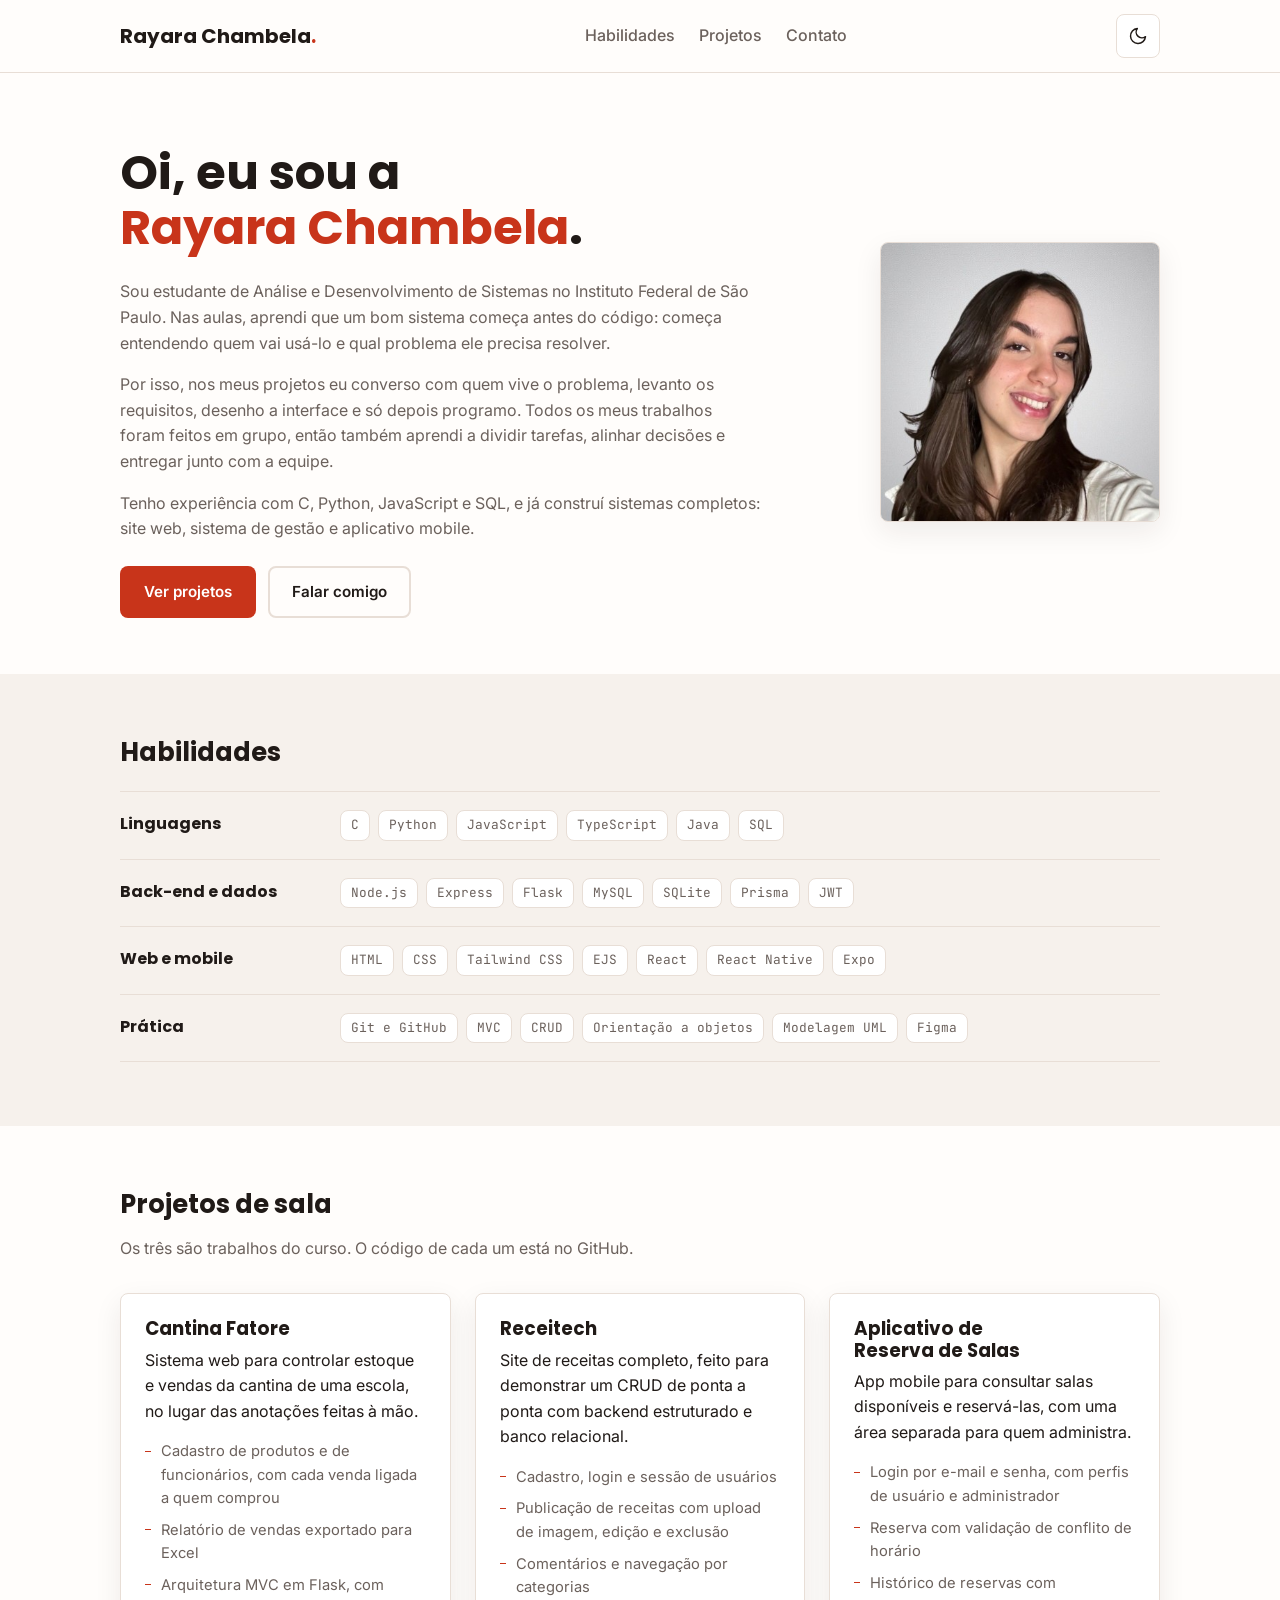
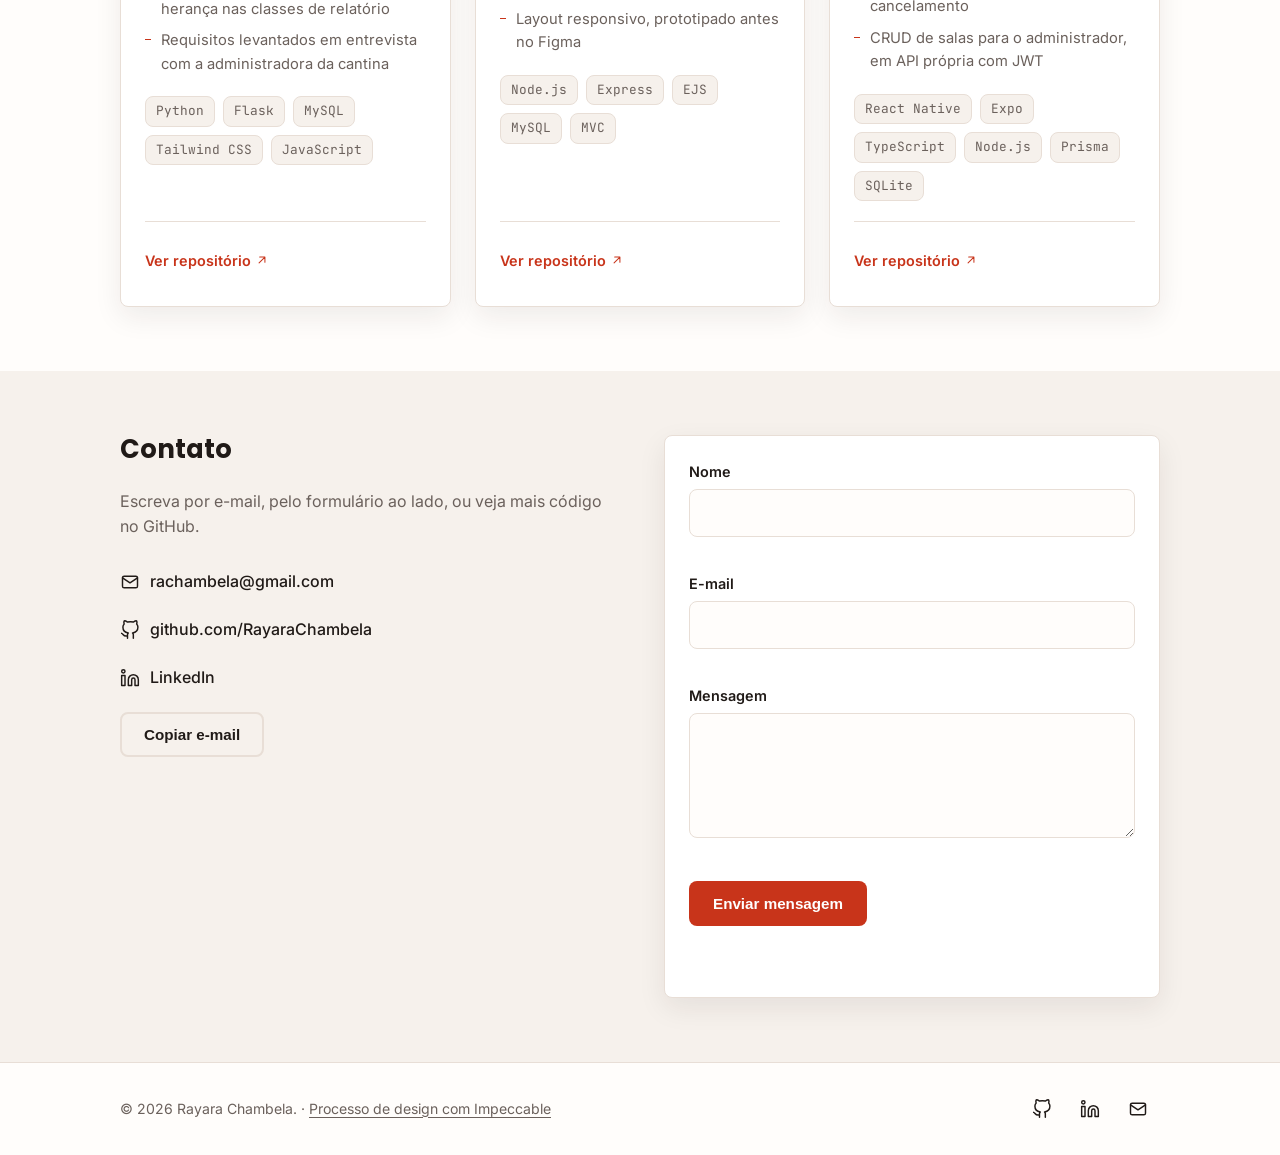
<file: index.html>
<!DOCTYPE html>
<html lang="pt-BR">
<head>
  <meta charset="UTF-8" />
  <meta name="viewport" content="width=device-width, initial-scale=1.0" />
  <title>Rayara Chambela · Estudante de Análise e Desenvolvimento de Sistemas</title>
  <meta name="description" content="Portfólio de Rayara Chambela, estudante de Análise e Desenvolvimento de Sistemas no IFSP. Projetos de sala com Python, Node.js, SQL e React Native." />
  <link rel="icon" href="data:image/svg+xml,%3Csvg xmlns='http://www.w3.org/2000/svg' viewBox='0 0 64 64'%3E%3Crect width='64' height='64' rx='12' fill='%23ff5a3c'/%3E%3Ctext x='32' y='42' font-family='monospace' font-size='28' font-weight='700' fill='%23fff' text-anchor='middle'%3ERC%3C/text%3E%3C/svg%3E">
  <link rel="preconnect" href="https://fonts.googleapis.com">
  <link rel="preconnect" href="https://fonts.gstatic.com" crossorigin>
  <link href="https://fonts.googleapis.com/css2?family=Inter:wght@400;600&family=Poppins:wght@700&family=JetBrains+Mono:wght@500&display=swap" rel="stylesheet">
  <link rel="stylesheet" href="css/style.css" />
</head>
<body>

  <!-- Ícones (sprite SVG, traço único de 1.75px) -->
  <svg width="0" height="0" style="position:absolute" aria-hidden="true" focusable="false">
    <symbol id="i-moon" viewBox="0 0 24 24"><path d="M21 12.8A9 9 0 1 1 11.2 3a7 7 0 0 0 9.8 9.8z"/></symbol>
    <symbol id="i-sun" viewBox="0 0 24 24"><circle cx="12" cy="12" r="4"/><path d="M12 2v2M12 20v2M4.9 4.9l1.4 1.4M17.7 17.7l1.4 1.4M2 12h2M20 12h2M4.9 19.1l1.4-1.4M17.7 6.3l1.4-1.4"/></symbol>
    <symbol id="i-menu" viewBox="0 0 24 24"><path d="M4 7h16M4 12h16M4 17h16"/></symbol>
    <symbol id="i-close" viewBox="0 0 24 24"><path d="M6 6l12 12M18 6 6 18"/></symbol>
    <symbol id="i-mail" viewBox="0 0 24 24"><rect x="3" y="5" width="18" height="14" rx="2"/><path d="m3 7 9 6 9-6"/></symbol>
    <symbol id="i-github" viewBox="0 0 24 24"><path d="M9 19c-5 1.5-5-2.5-7-3m14 6v-3.87a3.37 3.37 0 0 0-.94-2.61c3.14-.35 6.44-1.54 6.44-7A5.44 5.44 0 0 0 20 4.77 5.07 5.07 0 0 0 19.91 1S18.73.65 16 2.48a13.38 13.38 0 0 0-7 0C6.27.65 5.09 1 5.09 1A5.07 5.07 0 0 0 5 4.77a5.44 5.44 0 0 0-1.5 3.78c0 5.42 3.3 6.61 6.44 7A3.37 3.37 0 0 0 9 18.13V22"/></symbol>
    <symbol id="i-linkedin" viewBox="0 0 24 24"><path d="M16 8a6 6 0 0 1 6 6v7h-4v-7a2 2 0 0 0-2-2 2 2 0 0 0-2 2v7h-4v-7a6 6 0 0 1 6-6z"/><rect x="2" y="9" width="4" height="12"/><circle cx="4" cy="4" r="2"/></symbol>
    <symbol id="i-arrow-up-right" viewBox="0 0 24 24"><path d="M7 17 17 7M8 7h9v9"/></symbol>
  </svg>

  <a href="#conteudo" class="skip-link">Pular para o conteúdo</a>

  <!-- ===== Cabeçalho / Navegação ===== -->
  <header class="header" id="topo">
    <div class="container header__bar">
      <a href="#topo" class="logo">Rayara Chambela<span class="logo__dot">.</span></a>

      <nav class="nav" id="nav">
        <a href="#habilidades">Habilidades</a>
        <a href="#projetos">Projetos</a>
        <a href="#contato">Contato</a>
      </nav>

      <div class="header__actions">
        <button id="theme-toggle" class="icon-btn" type="button" aria-label="Alternar tema claro/escuro" title="Alternar tema">
          <svg class="icon icon-moon" aria-hidden="true"><use href="#i-moon"/></svg>
          <svg class="icon icon-sun" aria-hidden="true"><use href="#i-sun"/></svg>
        </button>
        <button id="nav-toggle" class="icon-btn nav-toggle" type="button" aria-label="Abrir menu" aria-expanded="false" aria-controls="nav">
          <svg class="icon icon-menu" aria-hidden="true"><use href="#i-menu"/></svg>
          <svg class="icon icon-close" aria-hidden="true"><use href="#i-close"/></svg>
        </button>
      </div>
    </div>
  </header>

  <main id="conteudo">
    <!-- ===== Hero ===== -->
    <section class="hero container" id="inicio">
      <div class="hero__text">
        <h1>Oi, eu sou a <span class="highlight">Rayara Chambela</span>.</h1>
        <p class="hero__lead">
          Sou estudante de Análise e Desenvolvimento de Sistemas no Instituto Federal de São
          Paulo. Nas aulas, aprendi que um bom sistema começa antes do código: começa
          entendendo quem vai usá-lo e qual problema ele precisa resolver.
        </p>
        <p class="hero__lead">
          Por isso, nos meus projetos eu converso com quem vive o problema, levanto os
          requisitos, desenho a interface e só depois programo. Todos os meus
          trabalhos foram feitos em grupo, então também aprendi a dividir tarefas, alinhar
          decisões e entregar junto com a equipe.
        </p>
        <p class="hero__lead">
          Tenho experiência com C, Python, JavaScript e SQL, e já construí
          sistemas completos: site web, sistema de gestão e aplicativo mobile.
        </p>
        <div class="hero__cta">
          <a href="#projetos" class="btn btn--primary">Ver projetos</a>
          <a href="#contato" class="btn btn--ghost">Falar comigo</a>
        </div>
      </div>

      <img class="hero__photo" src="assets/foto-rayara.jpg" width="400" height="400" alt="Foto de Rayara Chambela, sorrindo, com cabelo castanho comprido" fetchpriority="high" />
    </section>

    <!-- ===== Habilidades ===== -->
    <section class="section section--alt" id="habilidades">
      <div class="container">
        <h2 class="section__title">Habilidades</h2>

        <div class="skills">
          <div class="skill-row">
            <h3>Linguagens</h3>
            <ul class="tags"><li>C</li><li>Python</li><li>JavaScript</li><li>TypeScript</li><li>Java</li><li>SQL</li></ul>
          </div>
          <div class="skill-row">
            <h3>Back-end e dados</h3>
            <ul class="tags"><li>Node.js</li><li>Express</li><li>Flask</li><li>MySQL</li><li>SQLite</li><li>Prisma</li><li>JWT</li></ul>
          </div>
          <div class="skill-row">
            <h3>Web e mobile</h3>
            <ul class="tags"><li>HTML</li><li>CSS</li><li>Tailwind CSS</li><li>EJS</li><li>React</li><li>React Native</li><li>Expo</li></ul>
          </div>
          <div class="skill-row">
            <h3>Prática</h3>
            <ul class="tags"><li>Git e GitHub</li><li>MVC</li><li>CRUD</li><li>Orientação a objetos</li><li>Modelagem UML</li><li>Figma</li></ul>
          </div>
        </div>
      </div>
    </section>

    <!-- ===== Projetos ===== -->
    <section class="section" id="projetos">
      <div class="container">
        <h2 class="section__title">Projetos de sala</h2>
        <p class="section__text section__text--intro">
          Os três são trabalhos do curso. O código de cada um está no GitHub.
        </p>

        <div class="projects-grid">

          <article class="project-card">
            <h3>Cantina Fatore</h3>
            <p class="project-card__summary">Sistema web para controlar estoque e vendas da cantina de uma escola, no lugar das anotações feitas à mão.</p>
            <ul class="project-card__points">
              <li>Cadastro de produtos e de funcionários, com cada venda ligada a quem comprou</li>
              <li>Relatório de vendas exportado para Excel</li>
              <li>Arquitetura MVC em Flask, com herança nas classes de relatório</li>
              <li>Requisitos levantados em entrevista com a administradora da cantina</li>
            </ul>
            <ul class="tags"><li>Python</li><li>Flask</li><li>MySQL</li><li>Tailwind CSS</li><li>JavaScript</li></ul>
            <div class="project-card__foot">
              <a href="https://github.com/belleruivo/cantina-fatore" class="link" target="_blank" rel="noopener">Ver repositório <svg class="icon icon--sm" aria-hidden="true"><use href="#i-arrow-up-right"/></svg></a>
            </div>
          </article>

          <article class="project-card">
            <h3>Receitech</h3>
            <p class="project-card__summary">Site de receitas completo, feito para demonstrar um CRUD de ponta a ponta com backend estruturado e banco relacional.</p>
            <ul class="project-card__points">
              <li>Cadastro, login e sessão de usuários</li>
              <li>Publicação de receitas com upload de imagem, edição e exclusão</li>
              <li>Comentários e navegação por categorias</li>
              <li>Layout responsivo, prototipado antes no Figma</li>
            </ul>
            <ul class="tags"><li>Node.js</li><li>Express</li><li>EJS</li><li>MySQL</li><li>MVC</li></ul>
            <div class="project-card__foot">
              <a href="https://github.com/RayaraChambela/receitech-parte2" class="link" target="_blank" rel="noopener">Ver repositório <svg class="icon icon--sm" aria-hidden="true"><use href="#i-arrow-up-right"/></svg></a>
            </div>
          </article>

          <article class="project-card">
            <h3>Aplicativo de Reserva de Salas</h3>
            <p class="project-card__summary">App mobile para consultar salas disponíveis e reservá-las, com uma área separada para quem administra.</p>
            <ul class="project-card__points">
              <li>Login por e-mail e senha, com perfis de usuário e administrador</li>
              <li>Reserva com validação de conflito de horário</li>
              <li>Histórico de reservas com cancelamento</li>
              <li>CRUD de salas para o administrador, em API própria com JWT</li>
            </ul>
            <ul class="tags"><li>React Native</li><li>Expo</li><li>TypeScript</li><li>Node.js</li><li>Prisma</li><li>SQLite</li></ul>
            <div class="project-card__foot">
              <a href="https://github.com/RayaraChambela/reservas-salas" class="link" target="_blank" rel="noopener">Ver repositório <svg class="icon icon--sm" aria-hidden="true"><use href="#i-arrow-up-right"/></svg></a>
            </div>
          </article>

        </div>
      </div>
    </section>

    <!-- ===== Contato ===== -->
    <section class="section section--alt" id="contato">
      <div class="container contact">
        <div class="contact__info">
          <h2 class="section__title">Contato</h2>
          <p class="section__text">
            Escreva por e-mail, pelo formulário ao lado, ou veja mais código no GitHub.
          </p>
          <ul class="contact__links">
            <li><a href="mailto:rachambela@gmail.com"><svg class="icon" aria-hidden="true"><use href="#i-mail"/></svg> rachambela@gmail.com</a></li>
            <li><a href="https://github.com/RayaraChambela" target="_blank" rel="noopener"><svg class="icon" aria-hidden="true"><use href="#i-github"/></svg> github.com/RayaraChambela</a></li>
          <li><a href="https://www.linkedin.com/in/rayara-chambela-geronimo-946944247/" target="_blank" rel="noopener"><svg class="icon" aria-hidden="true"><use href="#i-linkedin"/></svg> LinkedIn</a></li>
          </ul>
          <button type="button" class="btn btn--ghost copy-email" id="copy-email">Copiar e-mail</button><span class="copy-status" id="copy-status" role="status" aria-live="polite"></span>
        </div>

        <form class="contact-form" id="contact-form" novalidate>
          <div class="field">
            <label for="nome">Nome</label>
            <input type="text" id="nome" name="nome" autocomplete="name" required aria-describedby="erro-nome" aria-invalid="false" />
            <span class="field__error" id="erro-nome" data-error-for="nome" role="alert"></span>
          </div>

          <div class="field">
            <label for="email">E-mail</label>
            <input type="email" id="email" name="email" autocomplete="email" required aria-describedby="erro-email" aria-invalid="false" />
            <span class="field__error" id="erro-email" data-error-for="email" role="alert"></span>
          </div>

          <div class="field">
            <label for="mensagem">Mensagem</label>
            <textarea id="mensagem" name="mensagem" rows="4" required aria-describedby="erro-mensagem" aria-invalid="false"></textarea>
            <span class="field__error" id="erro-mensagem" data-error-for="mensagem" role="alert"></span>
          </div>

          <button type="submit" class="btn btn--primary">Enviar mensagem</button>
          <p class="form-status" id="form-status" role="status" aria-live="polite"></p>
        </form>
      </div>
    </section>
  </main>

  <footer class="footer">
    <div class="container footer__bar">
      <p>&copy; <span id="ano-atual"></span> Rayara Chambela. ·
        <a href="processo/index.html">Processo de design com Impeccable</a></p>
      <div class="footer__socials">
        <a href="https://github.com/RayaraChambela" target="_blank" rel="noopener" aria-label="GitHub"><svg class="icon" aria-hidden="true"><use href="#i-github"/></svg></a>
        <a href="https://www.linkedin.com/in/rayara-chambela-geronimo-946944247/" target="_blank" rel="noopener" aria-label="LinkedIn"><svg class="icon" aria-hidden="true"><use href="#i-linkedin"/></svg></a>
        <a href="mailto:rachambela@gmail.com" aria-label="E-mail"><svg class="icon" aria-hidden="true"><use href="#i-mail"/></svg></a>
      </div>
    </div>
  </footer>

  <script src="js/script.js"></script>
</body>
</html>
</file>
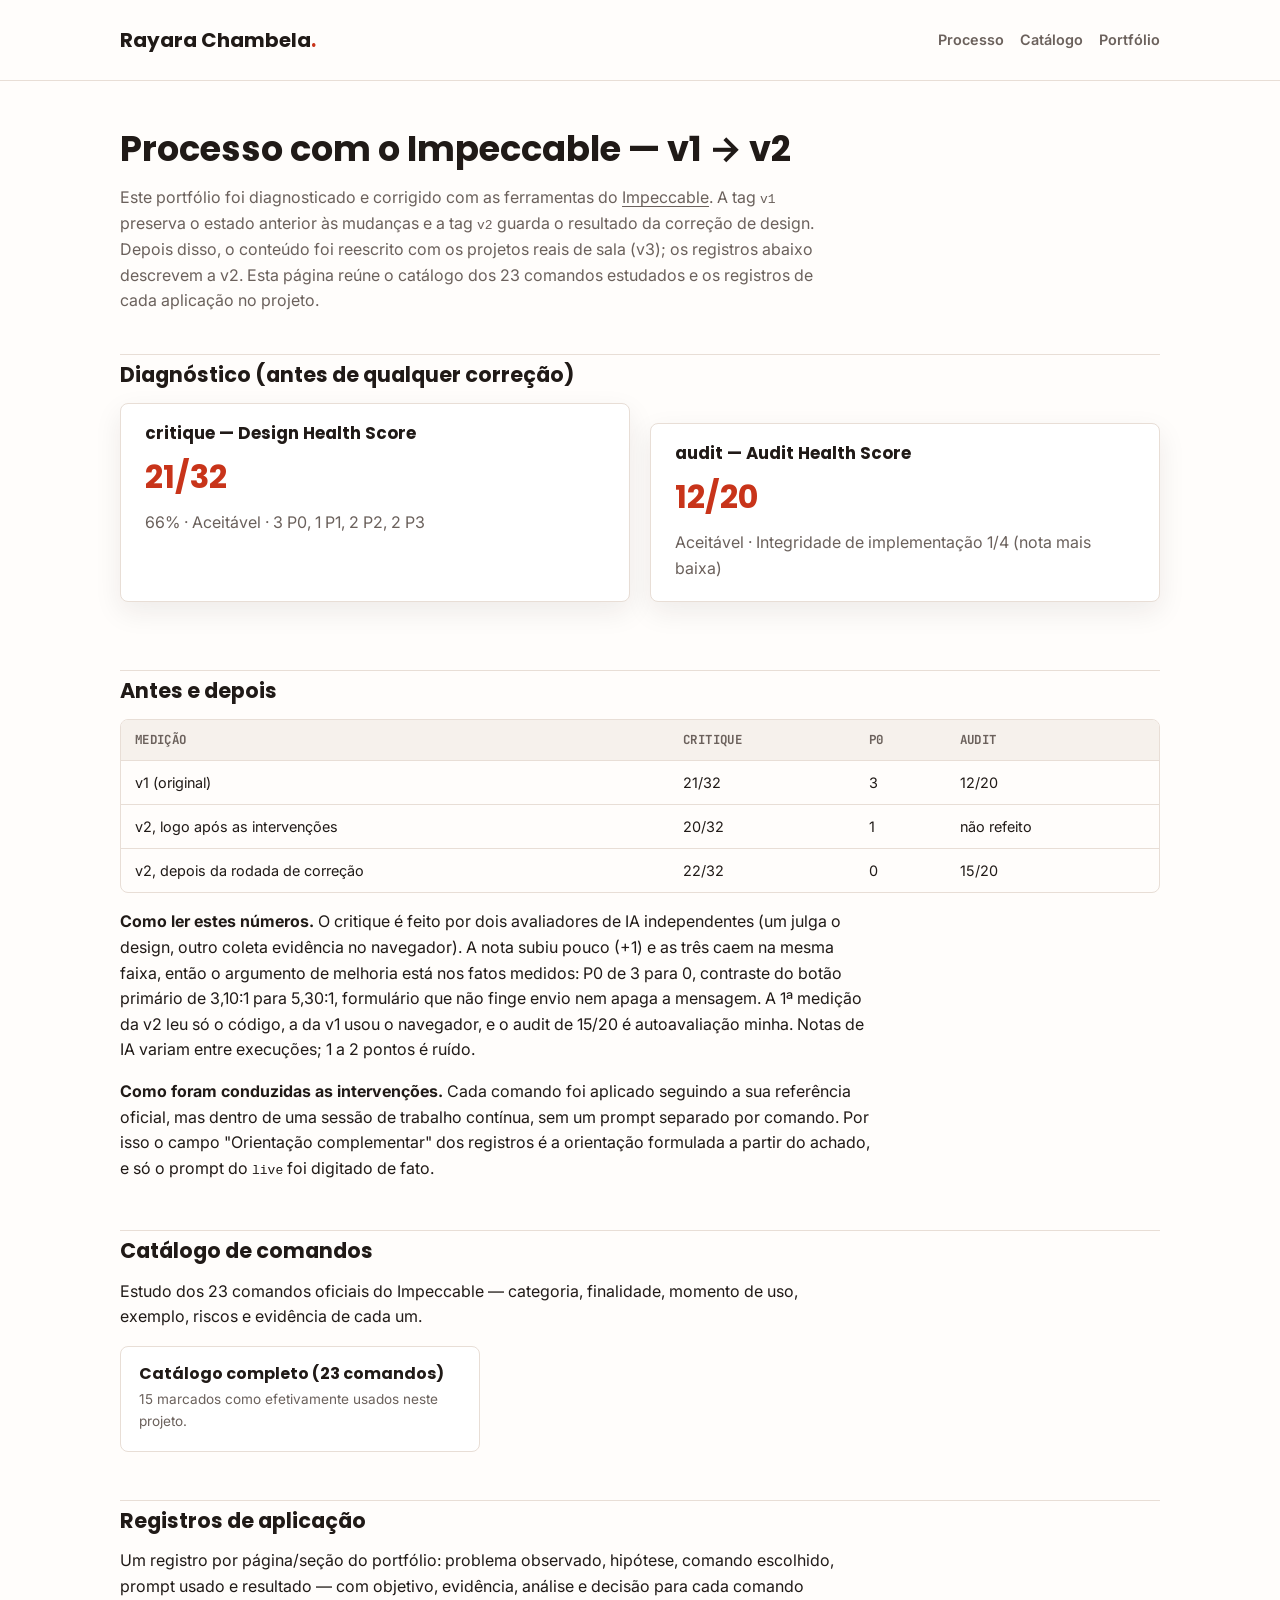
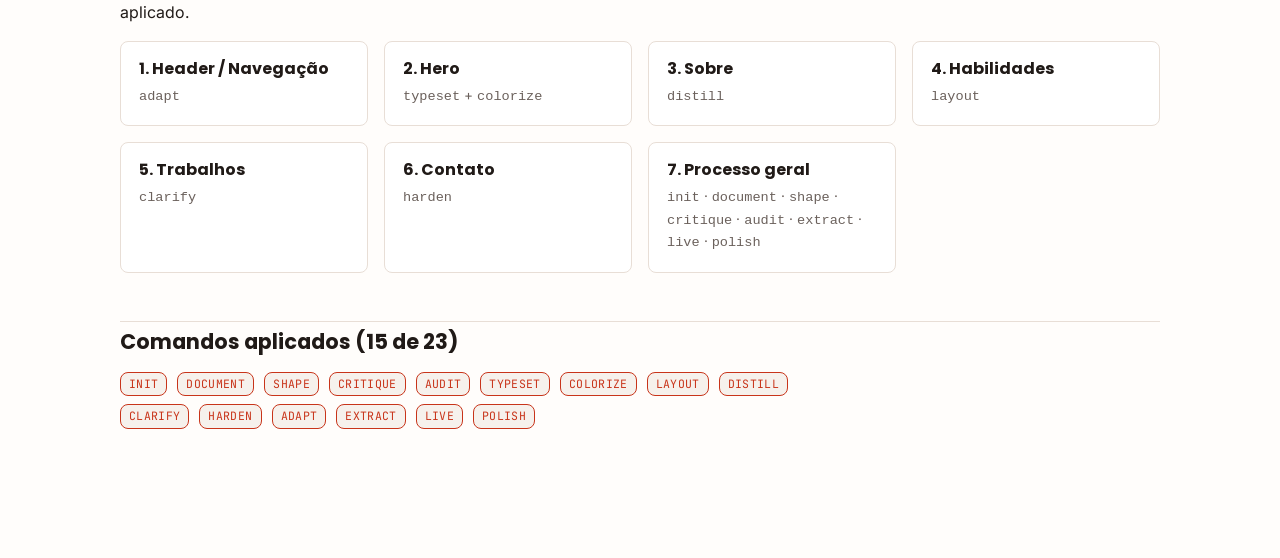
<file: processo/index.html>
<!DOCTYPE html>
<html lang="pt-BR">
<head>
<meta charset="UTF-8" />
<meta name="viewport" content="width=device-width, initial-scale=1.0" />
<title>Processo com Impeccable — Portfólio Rayara Chambela</title>
<meta name="description" content="Hub do processo de correção de design com o Impeccable: catálogo de comandos e registros de aplicação, v1 → v2." />
<link rel="icon" href="data:image/svg+xml,%3Csvg xmlns='http://www.w3.org/2000/svg' viewBox='0 0 64 64'%3E%3Crect width='64' height='64' rx='12' fill='%23ff5a3c'/%3E%3Ctext x='32' y='42' font-family='monospace' font-size='28' font-weight='700' fill='%23fff' text-anchor='middle'%3ERC%3C/text%3E%3C/svg%3E">
<link rel="preconnect" href="https://fonts.googleapis.com">
<link rel="preconnect" href="https://fonts.gstatic.com" crossorigin>
<link href="https://fonts.googleapis.com/css2?family=Inter:wght@400;600&family=Poppins:wght@700&family=JetBrains+Mono:wght@500&display=swap" rel="stylesheet">
<link rel="stylesheet" href="processo.css" />
</head>
<body>
  <header class="doc-header">
    <div class="container">
      <a href="../index.html" class="logo">Rayara Chambela<span class="logo__dot">.</span></a>
      <nav>
        <a href="index.html">Processo</a>
        <a href="catalogo-comandos.html">Catálogo</a>
        <a href="../index.html">Portfólio</a>
      </nav>
    </div>
  </header>

  <main class="doc-main">
    <div class="container">
      <h1 class="doc-title">Processo com o Impeccable — v1 → v2</h1>
      <p class="doc-lead">
        Este portfólio foi diagnosticado e corrigido com as ferramentas do
        <a href="https://github.com/RayaraChambela/portfolio-pessoal" target="_blank" rel="noopener">Impeccable</a>.
        A tag <code>v1</code> preserva o estado anterior às mudanças e a tag <code>v2</code> guarda
        o resultado da correção de design. Depois disso, o conteúdo foi reescrito com os projetos
        reais de sala (v3); os registros abaixo descrevem a v2. Esta página
        reúne o catálogo dos 23 comandos estudados e os registros de cada aplicação no projeto.
      </p>

      <section class="doc-section">
        <h2>Diagnóstico (antes de qualquer correção)</h2>
        <div class="doc-grid">
          <div class="doc-card">
            <h3 style="margin-top:0">critique — Design Health Score</h3>
            <p style="font-size:2rem; font-weight:700; margin:8px 0; font-family:var(--font-display); color:var(--primary)">21/32</p>
            <p style="margin:0; color:var(--text-muted)">66% · Aceitável · 3 P0, 1 P1, 2 P2, 2 P3</p>
          </div>
          <div class="doc-card">
            <h3 style="margin-top:0">audit — Audit Health Score</h3>
            <p style="font-size:2rem; font-weight:700; margin:8px 0; font-family:var(--font-display); color:var(--primary)">12/20</p>
            <p style="margin:0; color:var(--text-muted)">Aceitável · Integridade de implementação 1/4 (nota mais baixa)</p>
          </div>
        </div>
      </section>

      <section class="doc-section">
        <h2>Antes e depois</h2>
        <div class="doc-table-wrap">
          <table class="doc-table" style="min-width:520px">
            <thead><tr><th>Medição</th><th>critique</th><th>P0</th><th>audit</th></tr></thead>
            <tbody>
              <tr><td>v1 (original)</td><td>21/32</td><td>3</td><td>12/20</td></tr>
              <tr><td>v2, logo após as intervenções</td><td>20/32</td><td>1</td><td>não refeito</td></tr>
              <tr><td>v2, depois da rodada de correção</td><td>22/32</td><td>0</td><td>15/20</td></tr>
            </tbody>
          </table>
        </div>
        <p style="margin-top:16px"><strong>Como ler estes números.</strong> O critique é feito por dois avaliadores de IA independentes (um julga o design, outro coleta evidência no navegador). A nota subiu pouco (+1) e as três caem na mesma faixa, então o argumento de melhoria está nos fatos medidos: P0 de 3 para 0, contraste do botão primário de 3,10:1 para 5,30:1, formulário que não finge envio nem apaga a mensagem. A 1ª medição da v2 leu só o código, a da v1 usou o navegador, e o audit de 15/20 é autoavaliação minha. Notas de IA variam entre execuções; 1 a 2 pontos é ruído.</p>
        <p><strong>Como foram conduzidas as intervenções.</strong> Cada comando foi aplicado seguindo a sua referência oficial, mas dentro de uma sessão de trabalho contínua, sem um prompt separado por comando. Por isso o campo "Orientação complementar" dos registros é a orientação formulada a partir do achado, e só o prompt do <code>live</code> foi digitado de fato.</p>
      </section>

      <section class="doc-section">
        <h2>Catálogo de comandos</h2>
        <p>Estudo dos 23 comandos oficiais do Impeccable — categoria, finalidade, momento de uso, exemplo, riscos e evidência de cada um.</p>
        <a class="doc-nav-card" href="catalogo-comandos.html" style="max-width:360px">
          <h3>Catálogo completo (23 comandos)</h3>
          <p>15 marcados como efetivamente usados neste projeto.</p>
        </a>
      </section>

      <section class="doc-section">
        <h2>Registros de aplicação</h2>
        <p>Um registro por página/seção do portfólio: problema observado, hipótese, comando escolhido, prompt usado e resultado — com objetivo, evidência, análise e decisão para cada comando aplicado.</p>
        <div class="doc-nav-grid">
          <a class="doc-nav-card" href="registros/header-navegacao.html">
            <h3>1. Header / Navegação</h3>
            <p><code>adapt</code></p>
          </a>
          <a class="doc-nav-card" href="registros/hero.html">
            <h3>2. Hero</h3>
            <p><code>typeset</code> + <code>colorize</code></p>
          </a>
          <a class="doc-nav-card" href="registros/sobre.html">
            <h3>3. Sobre</h3>
            <p><code>distill</code></p>
          </a>
          <a class="doc-nav-card" href="registros/habilidades.html">
            <h3>4. Habilidades</h3>
            <p><code>layout</code></p>
          </a>
          <a class="doc-nav-card" href="registros/trabalhos.html">
            <h3>5. Trabalhos</h3>
            <p><code>clarify</code></p>
          </a>
          <a class="doc-nav-card" href="registros/contato.html">
            <h3>6. Contato</h3>
            <p><code>harden</code></p>
          </a>
          <a class="doc-nav-card" href="registros/processo-geral.html">
            <h3>7. Processo geral</h3>
            <p><code>init</code> · <code>document</code> · <code>shape</code> · <code>critique</code> · <code>audit</code> · <code>extract</code> · <code>live</code> · <code>polish</code></p>
          </a>
        </div>
      </section>

      <section class="doc-section">
        <h2>Comandos aplicados (15 de 23)</h2>
        <p>
          <span class="doc-label doc-label--command">init</span>
          <span class="doc-label doc-label--command">document</span>
          <span class="doc-label doc-label--command">shape</span>
          <span class="doc-label doc-label--command">critique</span>
          <span class="doc-label doc-label--command">audit</span>
          <span class="doc-label doc-label--command">typeset</span>
          <span class="doc-label doc-label--command">colorize</span>
          <span class="doc-label doc-label--command">layout</span>
          <span class="doc-label doc-label--command">distill</span>
          <span class="doc-label doc-label--command">clarify</span>
          <span class="doc-label doc-label--command">harden</span>
          <span class="doc-label doc-label--command">adapt</span>
          <span class="doc-label doc-label--command">extract</span>
          <span class="doc-label doc-label--command">live</span>
          <span class="doc-label doc-label--command">polish</span>
        </p>
      </section>
    </div>
  </main>
</body>
</html>
</file>
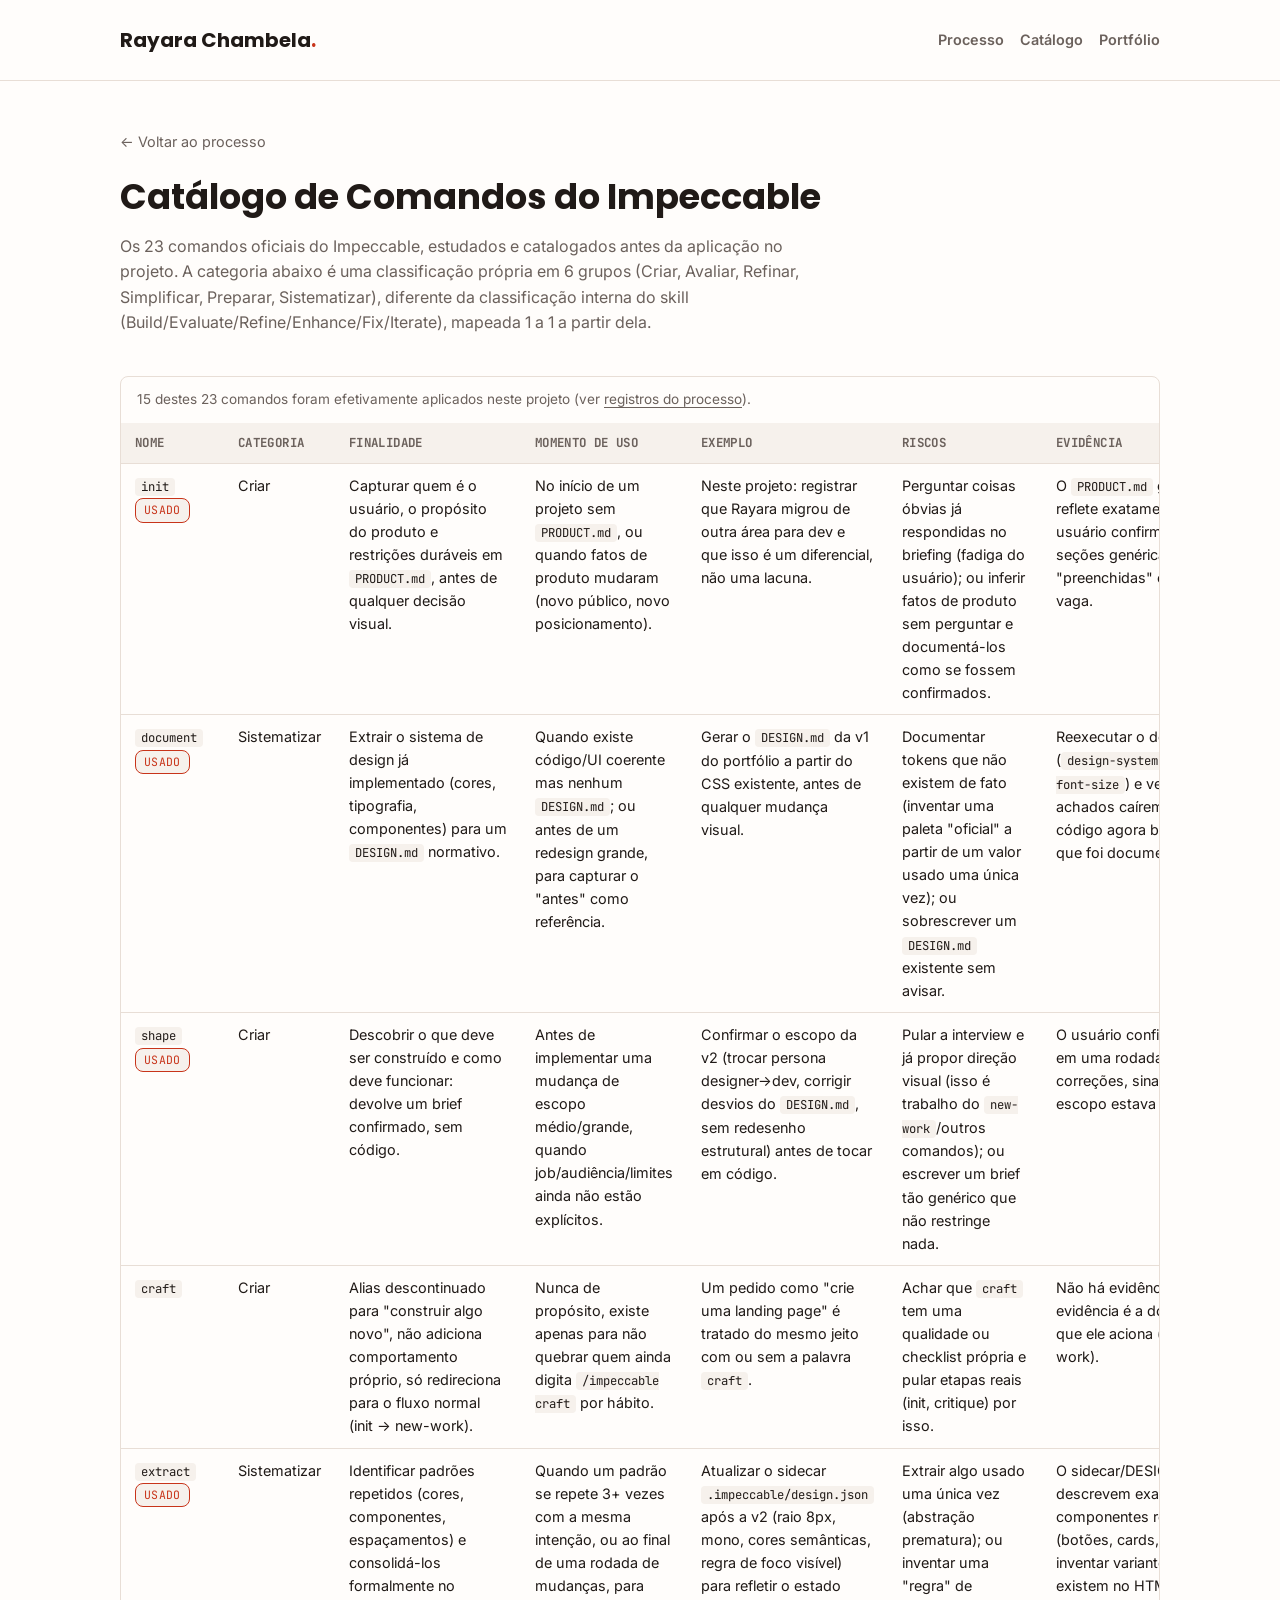
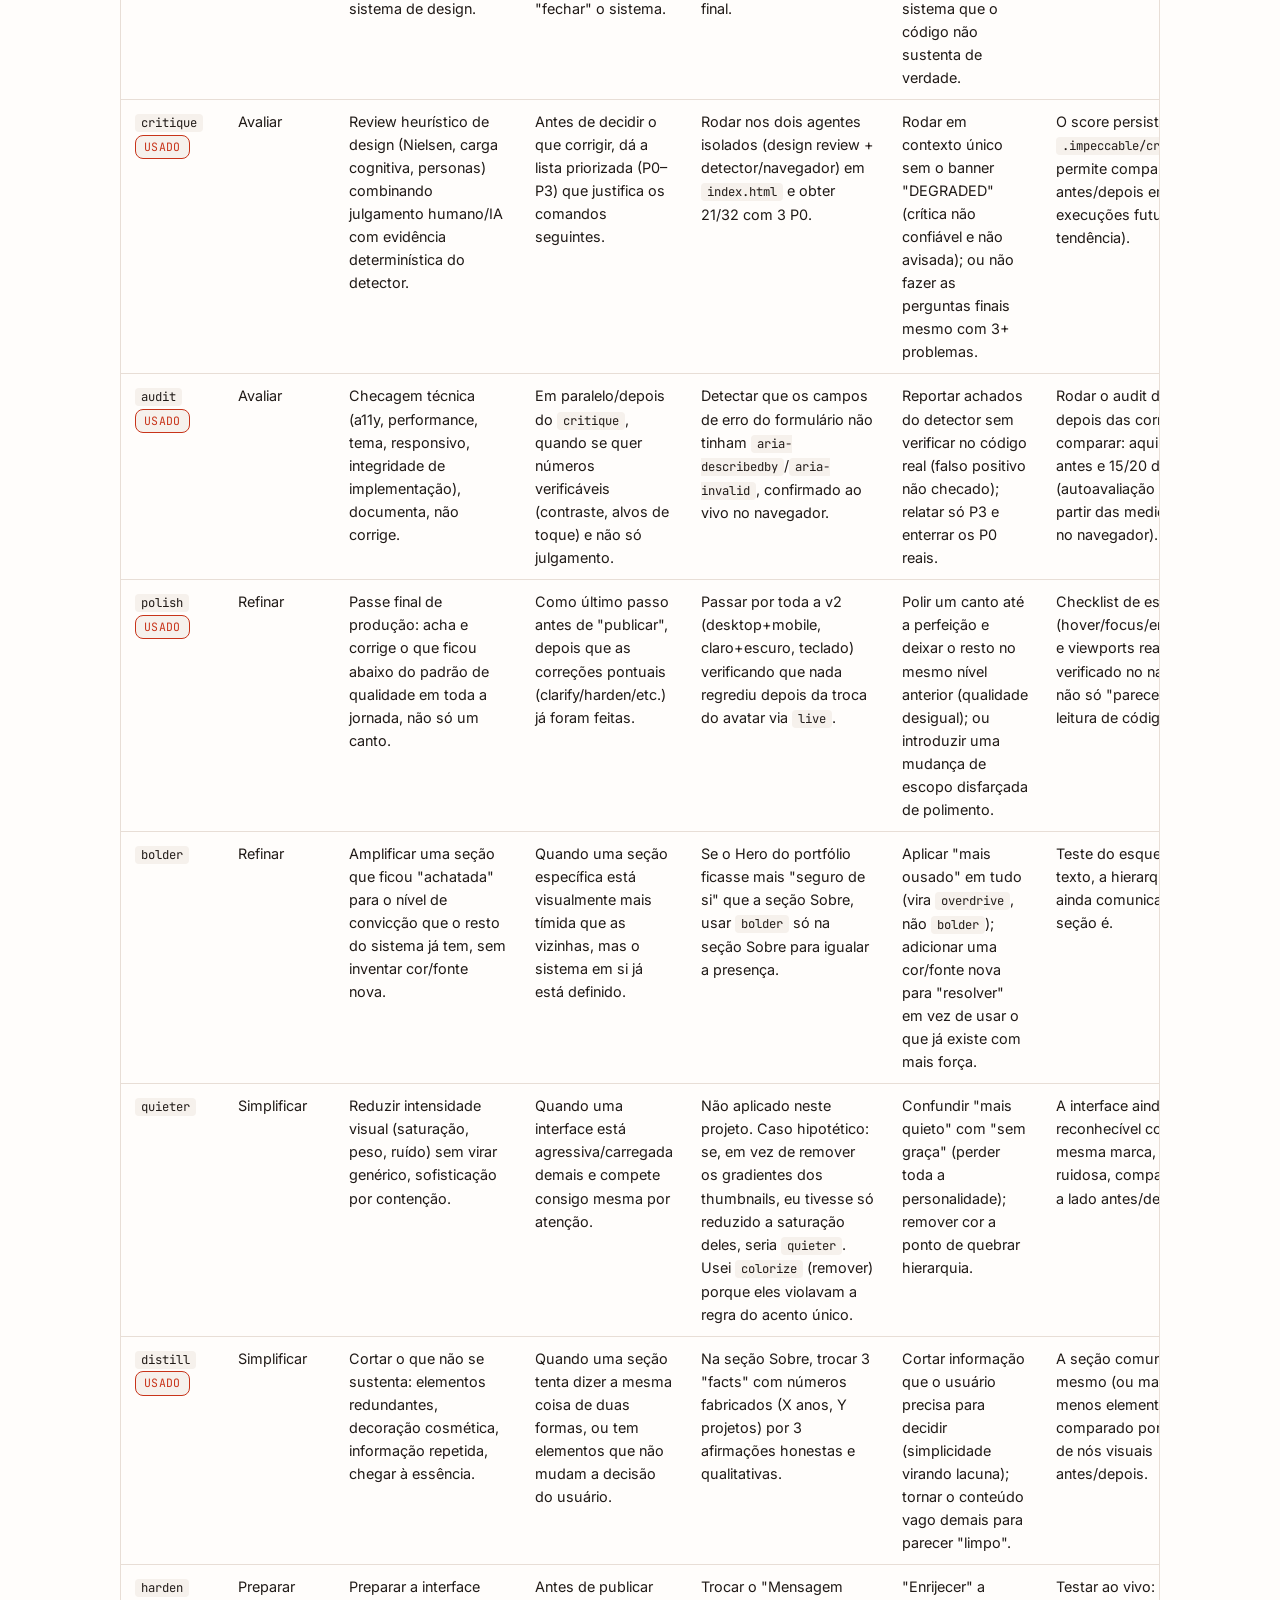
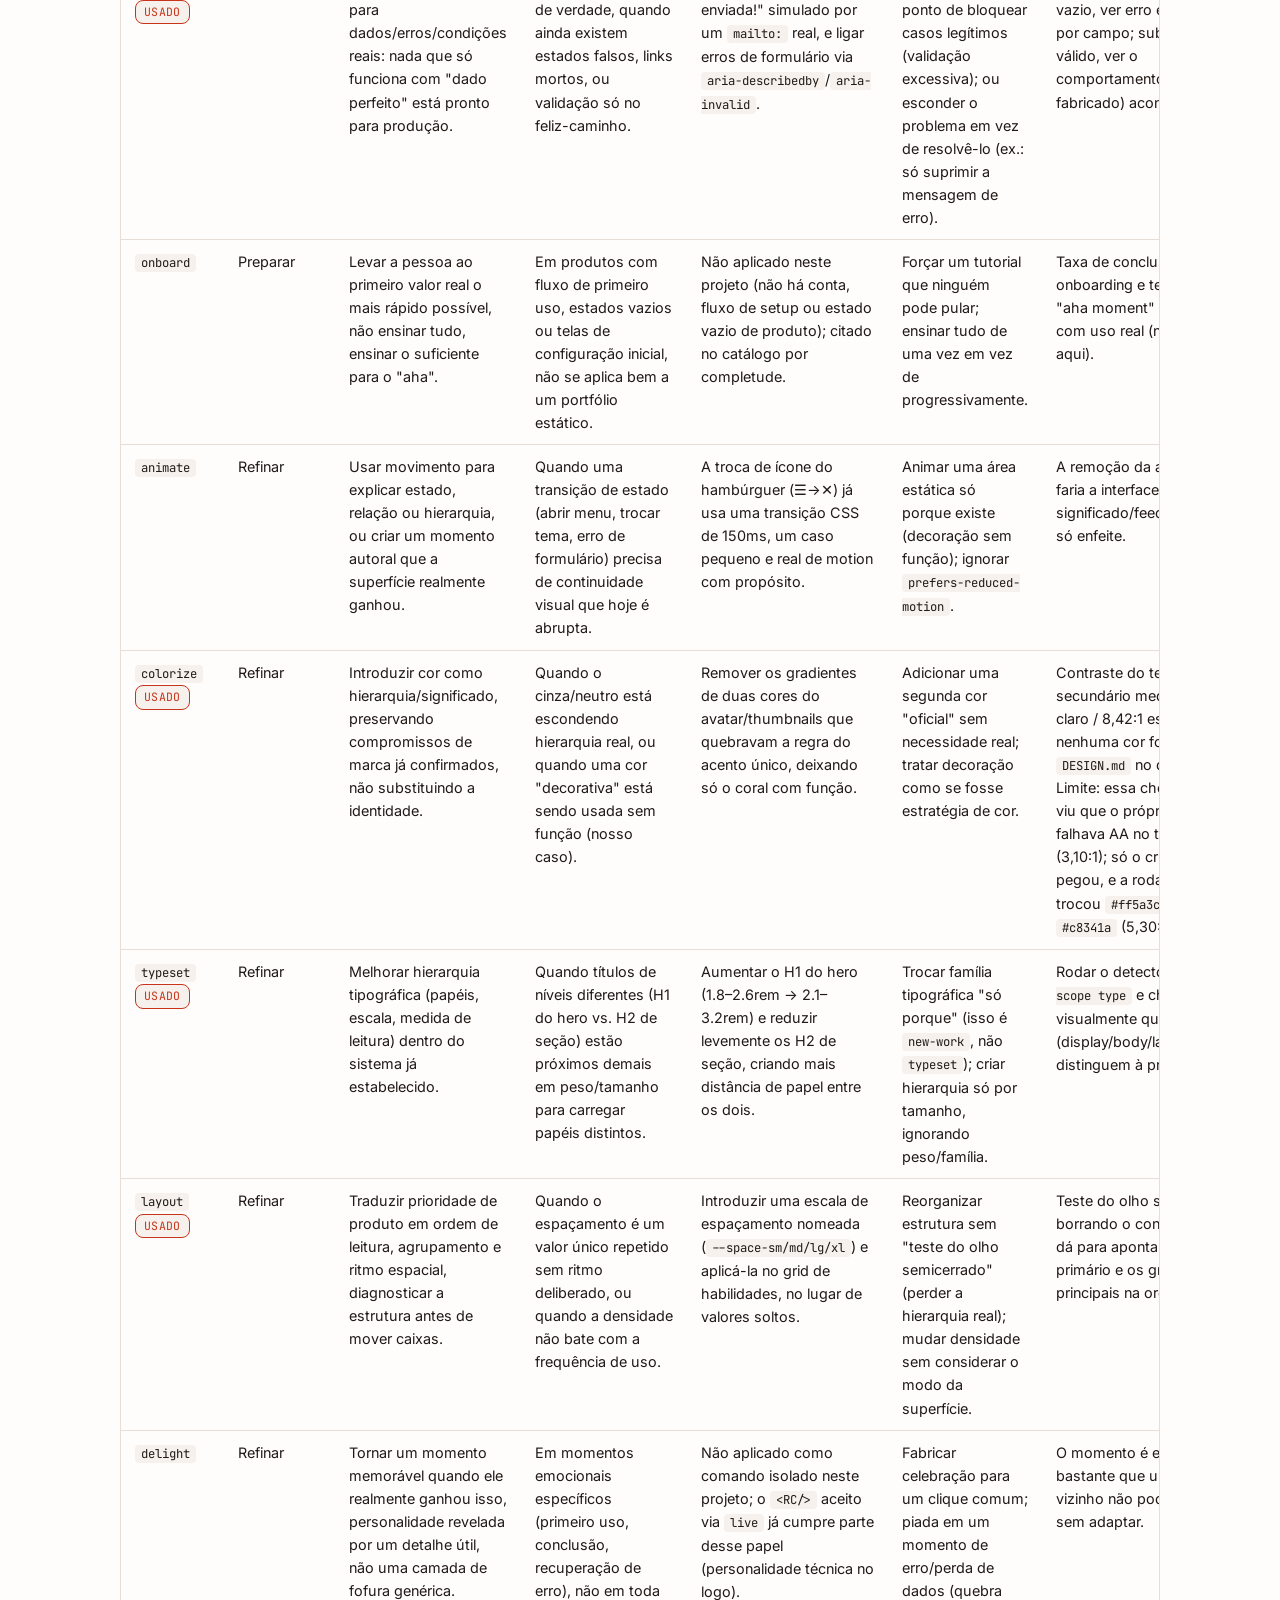
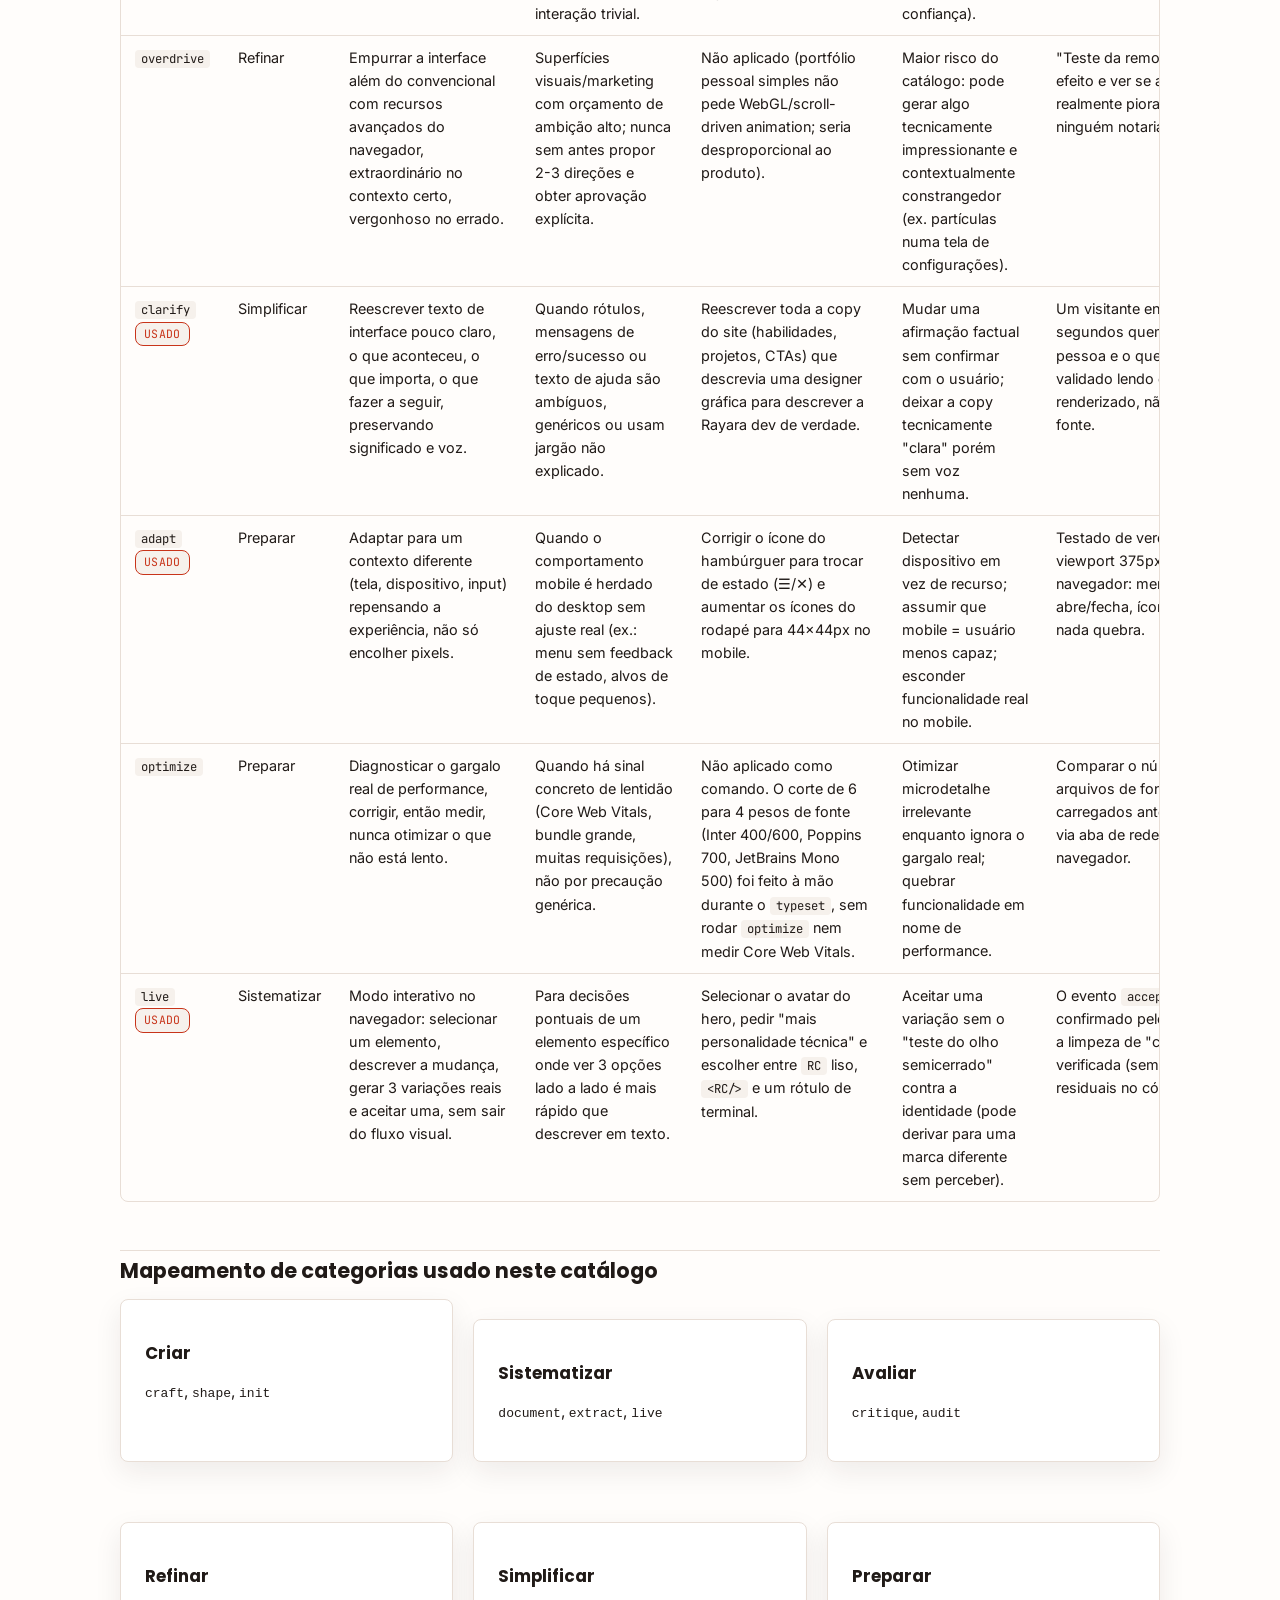
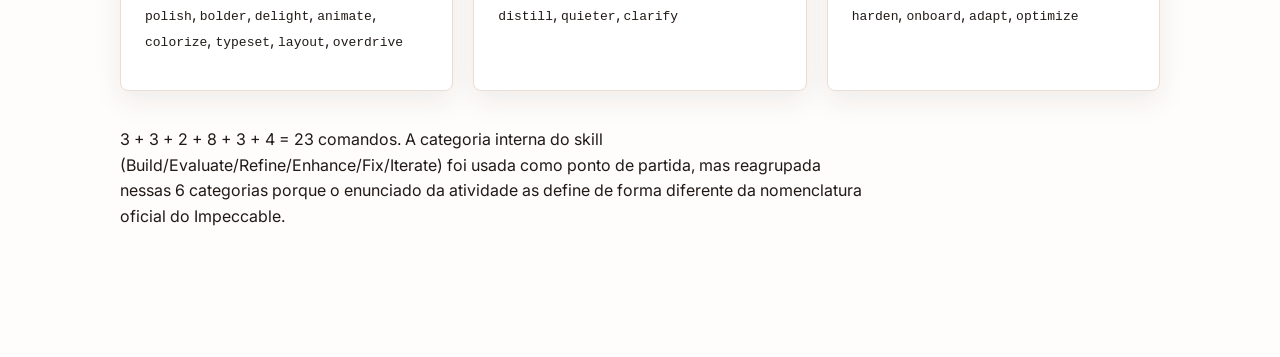
<file: processo/catalogo-comandos.html>
<!DOCTYPE html>
<html lang="pt-BR">
<head>
<meta charset="UTF-8" />
<meta name="viewport" content="width=device-width, initial-scale=1.0" />
<title>Catálogo de Comandos do Impeccable · Portfólio Rayara Chambela</title>
<meta name="description" content="Catálogo dos 23 comandos oficiais do Impeccable: categoria, finalidade, momento de uso, exemplo, riscos e evidência." />
<link rel="icon" href="data:image/svg+xml,%3Csvg xmlns='http://www.w3.org/2000/svg' viewBox='0 0 64 64'%3E%3Crect width='64' height='64' rx='12' fill='%23ff5a3c'/%3E%3Ctext x='32' y='42' font-family='monospace' font-size='28' font-weight='700' fill='%23fff' text-anchor='middle'%3ERC%3C/text%3E%3C/svg%3E">
<link rel="preconnect" href="https://fonts.googleapis.com">
<link rel="preconnect" href="https://fonts.gstatic.com" crossorigin>
<link href="https://fonts.googleapis.com/css2?family=Inter:wght@400;600&family=Poppins:wght@700&family=JetBrains+Mono:wght@500&display=swap" rel="stylesheet">
<link rel="stylesheet" href="processo.css" />
</head>
<body>
  <header class="doc-header">
    <div class="container">
      <a href="../index.html" class="logo">Rayara Chambela<span class="logo__dot">.</span></a>
      <nav>
        <a href="index.html">Processo</a>
        <a href="catalogo-comandos.html">Catálogo</a>
        <a href="../index.html">Portfólio</a>
      </nav>
    </div>
  </header>

  <main class="doc-main">
    <div class="container">
      <a href="index.html" class="doc-back">← Voltar ao processo</a>
      <h1 class="doc-title">Catálogo de Comandos do Impeccable</h1>
      <p class="doc-lead">
        Os 23 comandos oficiais do Impeccable, estudados e catalogados antes da aplicação
        no projeto. A categoria abaixo é uma classificação própria em 6 grupos (Criar,
        Avaliar, Refinar, Simplificar, Preparar, Sistematizar), diferente da classificação
        interna do skill (Build/Evaluate/Refine/Enhance/Fix/Iterate), mapeada 1 a 1 a
        partir dela.
      </p>

      <div class="doc-table-wrap">
        <table class="doc-table">
          <caption>15 destes 23 comandos foram efetivamente aplicados neste projeto (ver <a href="index.html">registros do processo</a>).</caption>
          <thead>
            <tr>
              <th>Nome</th>
              <th>Categoria</th>
              <th>Finalidade</th>
              <th>Momento de uso</th>
              <th>Exemplo</th>
              <th>Riscos</th>
              <th>Evidência</th>
            </tr>
          </thead>
          <tbody>

            <tr>
              <td><code>init</code> <span class="doc-label doc-label--command">usado</span></td>
              <td>Criar</td>
              <td>Capturar quem é o usuário, o propósito do produto e restrições duráveis em <code>PRODUCT.md</code>, antes de qualquer decisão visual.</td>
              <td>No início de um projeto sem <code>PRODUCT.md</code>, ou quando fatos de produto mudaram (novo público, novo posicionamento).</td>
              <td>Neste projeto: registrar que Rayara migrou de outra área para dev e que isso é um diferencial, não uma lacuna.</td>
              <td>Perguntar coisas óbvias já respondidas no briefing (fadiga do usuário); ou inferir fatos de produto sem perguntar e documentá-los como se fossem confirmados.</td>
              <td>O <code>PRODUCT.md</code> gerado reflete exatamente o que o usuário confirmou, sem seções genéricas "preenchidas" com prosa vaga.</td>
            </tr>

            <tr>
              <td><code>document</code> <span class="doc-label doc-label--command">usado</span></td>
              <td>Sistematizar</td>
              <td>Extrair o sistema de design já implementado (cores, tipografia, componentes) para um <code>DESIGN.md</code> normativo.</td>
              <td>Quando existe código/UI coerente mas nenhum <code>DESIGN.md</code>; ou antes de um redesign grande, para capturar o "antes" como referência.</td>
              <td>Gerar o <code>DESIGN.md</code> da v1 do portfólio a partir do CSS existente, antes de qualquer mudança visual.</td>
              <td>Documentar tokens que não existem de fato (inventar uma paleta "oficial" a partir de um valor usado uma única vez); ou sobrescrever um <code>DESIGN.md</code> existente sem avisar.</td>
              <td>Reexecutar o detector (<code>design-system-color</code>/<code>-font-size</code>) e ver os achados caírem, porque o código agora bate com o que foi documentado.</td>
            </tr>

            <tr>
              <td><code>shape</code> <span class="doc-label doc-label--command">usado</span></td>
              <td>Criar</td>
              <td>Descobrir o que deve ser construído e como deve funcionar: devolve um brief confirmado, sem código.</td>
              <td>Antes de implementar uma mudança de escopo médio/grande, quando job/audiência/limites ainda não estão explícitos.</td>
              <td>Confirmar o escopo da v2 (trocar persona designer→dev, corrigir desvios do <code>DESIGN.md</code>, sem redesenho estrutural) antes de tocar em código.</td>
              <td>Pular a interview e já propor direção visual (isso é trabalho do <code>new-work</code>/outros comandos); ou escrever um brief tão genérico que não restringe nada.</td>
              <td>O usuário confirma o brief em uma rodada, sem pedir correções, sinal de que o escopo estava bem lido.</td>
            </tr>

            <tr>
              <td><code>craft</code></td>
              <td>Criar</td>
              <td>Alias descontinuado para "construir algo novo", não adiciona comportamento próprio, só redireciona para o fluxo normal (init → new-work).</td>
              <td>Nunca de propósito, existe apenas para não quebrar quem ainda digita <code>/impeccable craft</code> por hábito.</td>
              <td>Um pedido como "crie uma landing page" é tratado do mesmo jeito com ou sem a palavra <code>craft</code>.</td>
              <td>Achar que <code>craft</code> tem uma qualidade ou checklist própria e pular etapas reais (init, critique) por isso.</td>
              <td>Não há evidência própria: a evidência é a do fluxo real que ele aciona (init/new-work).</td>
            </tr>

            <tr>
              <td><code>extract</code> <span class="doc-label doc-label--command">usado</span></td>
              <td>Sistematizar</td>
              <td>Identificar padrões repetidos (cores, componentes, espaçamentos) e consolidá-los formalmente no sistema de design.</td>
              <td>Quando um padrão se repete 3+ vezes com a mesma intenção, ou ao final de uma rodada de mudanças, para "fechar" o sistema.</td>
              <td>Atualizar o sidecar <code>.impeccable/design.json</code> após a v2 (raio 8px, mono, cores semânticas, regra de foco visível) para refletir o estado final.</td>
              <td>Extrair algo usado uma única vez (abstração prematura); ou inventar uma "regra" de sistema que o código não sustenta de verdade.</td>
              <td>O sidecar/DESIGN.md descrevem exatamente os componentes reais (botões, cards, chips) sem inventar variantes que não existem no HTML.</td>
            </tr>

            <tr>
              <td><code>critique</code> <span class="doc-label doc-label--command">usado</span></td>
              <td>Avaliar</td>
              <td>Review heurístico de design (Nielsen, carga cognitiva, personas) combinando julgamento humano/IA com evidência determinística do detector.</td>
              <td>Antes de decidir o que corrigir, dá a lista priorizada (P0–P3) que justifica os comandos seguintes.</td>
              <td>Rodar nos dois agentes isolados (design review + detector/navegador) em <code>index.html</code> e obter 21/32 com 3 P0.</td>
              <td>Rodar em contexto único sem o banner "DEGRADED" (crítica não confiável e não avisada); ou não fazer as perguntas finais mesmo com 3+ problemas.</td>
              <td>O score persistido em <code>.impeccable/critique/</code> permite comparar antes/depois em execuções futuras (linha de tendência).</td>
            </tr>

            <tr>
              <td><code>audit</code> <span class="doc-label doc-label--command">usado</span></td>
              <td>Avaliar</td>
              <td>Checagem técnica (a11y, performance, tema, responsivo, integridade de implementação), documenta, não corrige.</td>
              <td>Em paralelo/depois do <code>critique</code>, quando se quer números verificáveis (contraste, alvos de toque) e não só julgamento.</td>
              <td>Detectar que os campos de erro do formulário não tinham <code>aria-describedby</code>/<code>aria-invalid</code>, confirmado ao vivo no navegador.</td>
              <td>Reportar achados do detector sem verificar no código real (falso positivo não checado); relatar só P3 e enterrar os P0 reais.</td>
              <td>Rodar o audit de novo depois das correções e comparar: aqui foram 12/20 antes e 15/20 depois (autoavaliação minha, a partir das medições feitas no navegador).</td>
            </tr>

            <tr>
              <td><code>polish</code> <span class="doc-label doc-label--command">usado</span></td>
              <td>Refinar</td>
              <td>Passe final de produção: acha e corrige o que ficou abaixo do padrão de qualidade em toda a jornada, não só um canto.</td>
              <td>Como último passo antes de "publicar", depois que as correções pontuais (clarify/harden/etc.) já foram feitas.</td>
              <td>Passar por toda a v2 (desktop+mobile, claro+escuro, teclado) verificando que nada regrediu depois da troca do avatar via <code>live</code>.</td>
              <td>Polir um canto até a perfeição e deixar o resto no mesmo nível anterior (qualidade desigual); ou introduzir uma mudança de escopo disfarçada de polimento.</td>
              <td>Checklist de estados (hover/focus/erro/sucesso) e viewports realmente verificado no navegador, não só "parece bom" por leitura de código.</td>
            </tr>

            <tr>
              <td><code>bolder</code></td>
              <td>Refinar</td>
              <td>Amplificar uma seção que ficou "achatada" para o nível de convicção que o resto do sistema já tem, sem inventar cor/fonte nova.</td>
              <td>Quando uma seção específica está visualmente mais tímida que as vizinhas, mas o sistema em si já está definido.</td>
              <td>Se o Hero do portfólio ficasse mais "seguro de si" que a seção Sobre, usar <code>bolder</code> só na seção Sobre para igualar a presença.</td>
              <td>Aplicar "mais ousado" em tudo (vira <code>overdrive</code>, não <code>bolder</code>); adicionar uma cor/fonte nova para "resolver" em vez de usar o que já existe com mais força.</td>
              <td>Teste do esqueleto: sem o texto, a hierarquia sozinha ainda comunica o que a seção é.</td>
            </tr>

            <tr>
              <td><code>quieter</code></td>
              <td>Simplificar</td>
              <td>Reduzir intensidade visual (saturação, peso, ruído) sem virar genérico, sofisticação por contenção.</td>
              <td>Quando uma interface está agressiva/carregada demais e compete consigo mesma por atenção.</td>
              <td>Não aplicado neste projeto. Caso hipotético: se, em vez de remover os gradientes dos thumbnails, eu tivesse só reduzido a saturação deles, seria <code>quieter</code>. Usei <code>colorize</code> (remover) porque eles violavam a regra do acento único.</td>
              <td>Confundir "mais quieto" com "sem graça" (perder toda a personalidade); remover cor a ponto de quebrar hierarquia.</td>
              <td>A interface ainda é reconhecível como a mesma marca, só menos ruidosa, comparação lado a lado antes/depois.</td>
            </tr>

            <tr>
              <td><code>distill</code> <span class="doc-label doc-label--command">usado</span></td>
              <td>Simplificar</td>
              <td>Cortar o que não se sustenta: elementos redundantes, decoração cosmética, informação repetida, chegar à essência.</td>
              <td>Quando uma seção tenta dizer a mesma coisa de duas formas, ou tem elementos que não mudam a decisão do usuário.</td>
              <td>Na seção Sobre, trocar 3 "facts" com números fabricados (X anos, Y projetos) por 3 afirmações honestas e qualitativas.</td>
              <td>Cortar informação que o usuário precisa para decidir (simplicidade virando lacuna); tornar o conteúdo vago demais para parecer "limpo".</td>
              <td>A seção comunica o mesmo (ou mais) com menos elementos, comparado por contagem de nós visuais antes/depois.</td>
            </tr>

            <tr>
              <td><code>harden</code> <span class="doc-label doc-label--command">usado</span></td>
              <td>Preparar</td>
              <td>Preparar a interface para dados/erros/condições reais: nada que só funciona com "dado perfeito" está pronto para produção.</td>
              <td>Antes de publicar de verdade, quando ainda existem estados falsos, links mortos, ou validação só no feliz-caminho.</td>
              <td>Trocar o "Mensagem enviada!" simulado por um <code>mailto:</code> real, e ligar erros de formulário via <code>aria-describedby</code>/<code>aria-invalid</code>.</td>
              <td>"Enrijecer" a ponto de bloquear casos legítimos (validação excessiva); ou esconder o problema em vez de resolvê-lo (ex.: só suprimir a mensagem de erro).</td>
              <td>Testar ao vivo: submeter vazio, ver erro específico por campo; submeter válido, ver o comportamento real (não fabricado) acontecer.</td>
            </tr>

            <tr>
              <td><code>onboard</code></td>
              <td>Preparar</td>
              <td>Levar a pessoa ao primeiro valor real o mais rápido possível, não ensinar tudo, ensinar o suficiente para o "aha".</td>
              <td>Em produtos com fluxo de primeiro uso, estados vazios ou telas de configuração inicial, não se aplica bem a um portfólio estático.</td>
              <td>Não aplicado neste projeto (não há conta, fluxo de setup ou estado vazio de produto); citado no catálogo por completude.</td>
              <td>Forçar um tutorial que ninguém pode pular; ensinar tudo de uma vez em vez de progressivamente.</td>
              <td>Taxa de conclusão do onboarding e tempo até o "aha moment" medidos com uso real (não aplicável aqui).</td>
            </tr>

            <tr>
              <td><code>animate</code></td>
              <td>Refinar</td>
              <td>Usar movimento para explicar estado, relação ou hierarquia, ou criar um momento autoral que a superfície realmente ganhou.</td>
              <td>Quando uma transição de estado (abrir menu, trocar tema, erro de formulário) precisa de continuidade visual que hoje é abrupta.</td>
              <td>A troca de ícone do hambúrguer (☰→✕) já usa uma transição CSS de 150ms, um caso pequeno e real de motion com propósito.</td>
              <td>Animar uma área estática só porque existe (decoração sem função); ignorar <code>prefers-reduced-motion</code>.</td>
              <td>A remoção da animação faria a interface perder significado/feedback, não é só enfeite.</td>
            </tr>

            <tr>
              <td><code>colorize</code> <span class="doc-label doc-label--command">usado</span></td>
              <td>Refinar</td>
              <td>Introduzir cor como hierarquia/significado, preservando compromissos de marca já confirmados, não substituindo a identidade.</td>
              <td>Quando o cinza/neutro está escondendo hierarquia real, ou quando uma cor "decorativa" está sendo usada sem função (nosso caso).</td>
              <td>Remover os gradientes de duas cores do avatar/thumbnails que quebravam a regra do acento único, deixando só o coral com função.</td>
              <td>Adicionar uma segunda cor "oficial" sem necessidade real; tratar decoração como se fosse estratégia de cor.</td>
              <td>Contraste do texto secundário medido (5,93:1 claro / 8,42:1 escuro) e nenhuma cor fora do <code>DESIGN.md</code> no detector. Limite: essa checagem não viu que o próprio coral falhava AA no tema claro (3,10:1); só o critique refeito pegou, e a rodada seguinte trocou <code>#ff5a3c</code> por <code>#c8341a</code> (5,30:1).</td>
            </tr>

            <tr>
              <td><code>typeset</code> <span class="doc-label doc-label--command">usado</span></td>
              <td>Refinar</td>
              <td>Melhorar hierarquia tipográfica (papéis, escala, medida de leitura) dentro do sistema já estabelecido.</td>
              <td>Quando títulos de níveis diferentes (H1 do hero vs. H2 de seção) estão próximos demais em peso/tamanho para carregar papéis distintos.</td>
              <td>Aumentar o H1 do hero (1.8–2.6rem → 2.1–3.2rem) e reduzir levemente os H2 de seção, criando mais distância de papel entre os dois.</td>
              <td>Trocar família tipográfica "só porque" (isso é <code>new-work</code>, não <code>typeset</code>); criar hierarquia só por tamanho, ignorando peso/família.</td>
              <td>Rodar o detector com <code>--scope type</code> e checar visualmente que os papéis (display/body/label) se distinguem à primeira vista.</td>
            </tr>

            <tr>
              <td><code>layout</code> <span class="doc-label doc-label--command">usado</span></td>
              <td>Refinar</td>
              <td>Traduzir prioridade de produto em ordem de leitura, agrupamento e ritmo espacial, diagnosticar a estrutura antes de mover caixas.</td>
              <td>Quando o espaçamento é um valor único repetido sem ritmo deliberado, ou quando a densidade não bate com a frequência de uso.</td>
              <td>Introduzir uma escala de espaçamento nomeada (<code>--space-sm/md/lg/xl</code>) e aplicá-la no grid de habilidades, no lugar de valores soltos.</td>
              <td>Reorganizar estrutura sem "teste do olho semicerrado" (perder a hierarquia real); mudar densidade sem considerar o modo da superfície.</td>
              <td>Teste do olho semicerrado: borrando o conteúdo, ainda dá para apontar o elemento primário e os grupos principais na ordem certa.</td>
            </tr>

            <tr>
              <td><code>delight</code></td>
              <td>Refinar</td>
              <td>Tornar um momento memorável quando ele realmente ganhou isso, personalidade revelada por um detalhe útil, não uma camada de fofura genérica.</td>
              <td>Em momentos emocionais específicos (primeiro uso, conclusão, recuperação de erro), não em toda interação trivial.</td>
              <td>Não aplicado como comando isolado neste projeto; o <code>&lt;RC/&gt;</code> aceito via <code>live</code> já cumpre parte desse papel (personalidade técnica no logo).</td>
              <td>Fabricar celebração para um clique comum; piada em um momento de erro/perda de dados (quebra confiança).</td>
              <td>O momento é específico o bastante que um produto vizinho não poderia copiar sem adaptar.</td>
            </tr>

            <tr>
              <td><code>overdrive</code></td>
              <td>Refinar</td>
              <td>Empurrar a interface além do convencional com recursos avançados do navegador, extraordinário no contexto certo, vergonhoso no errado.</td>
              <td>Superfícies visuais/marketing com orçamento de ambição alto; nunca sem antes propor 2-3 direções e obter aprovação explícita.</td>
              <td>Não aplicado (portfólio pessoal simples não pede WebGL/scroll-driven animation; seria desproporcional ao produto).</td>
              <td>Maior risco do catálogo: pode gerar algo tecnicamente impressionante e contextualmente constrangedor (ex. partículas numa tela de configurações).</td>
              <td>"Teste da remoção": tirar o efeito e ver se a experiência realmente piora, ou se ninguém notaria a ausência.</td>
            </tr>

            <tr>
              <td><code>clarify</code> <span class="doc-label doc-label--command">usado</span></td>
              <td>Simplificar</td>
              <td>Reescrever texto de interface pouco claro, o que aconteceu, o que importa, o que fazer a seguir, preservando significado e voz.</td>
              <td>Quando rótulos, mensagens de erro/sucesso ou texto de ajuda são ambíguos, genéricos ou usam jargão não explicado.</td>
              <td>Reescrever toda a copy do site (habilidades, projetos, CTAs) que descrevia uma designer gráfica para descrever a Rayara dev de verdade.</td>
              <td>Mudar uma afirmação factual sem confirmar com o usuário; deixar a copy tecnicamente "clara" porém sem voz nenhuma.</td>
              <td>Um visitante entende em segundos quem é a pessoa e o que ela faz, validado lendo o texto renderizado, não o código-fonte.</td>
            </tr>

            <tr>
              <td><code>adapt</code> <span class="doc-label doc-label--command">usado</span></td>
              <td>Preparar</td>
              <td>Adaptar para um contexto diferente (tela, dispositivo, input) repensando a experiência, não só encolher pixels.</td>
              <td>Quando o comportamento mobile é herdado do desktop sem ajuste real (ex.: menu sem feedback de estado, alvos de toque pequenos).</td>
              <td>Corrigir o ícone do hambúrguer para trocar de estado (☰/✕) e aumentar os ícones do rodapé para 44×44px no mobile.</td>
              <td>Detectar dispositivo em vez de recurso; assumir que mobile = usuário menos capaz; esconder funcionalidade real no mobile.</td>
              <td>Testado de verdade em viewport 375px no navegador: menu abre/fecha, ícone muda, nada quebra.</td>
            </tr>

            <tr>
              <td><code>optimize</code></td>
              <td>Preparar</td>
              <td>Diagnosticar o gargalo real de performance, corrigir, então medir, nunca otimizar o que não está lento.</td>
              <td>Quando há sinal concreto de lentidão (Core Web Vitals, bundle grande, muitas requisições), não por precaução genérica.</td>
              <td>Não aplicado como comando. O corte de 6 para 4 pesos de fonte (Inter 400/600, Poppins 700, JetBrains Mono 500) foi feito à mão durante o <code>typeset</code>, sem rodar <code>optimize</code> nem medir Core Web Vitals.</td>
              <td>Otimizar microdetalhe irrelevante enquanto ignora o gargalo real; quebrar funcionalidade em nome de performance.</td>
              <td>Comparar o número de arquivos de fonte/pesos carregados antes/depois via aba de rede do navegador.</td>
            </tr>

            <tr>
              <td><code>live</code> <span class="doc-label doc-label--command">usado</span></td>
              <td>Sistematizar</td>
              <td>Modo interativo no navegador: selecionar um elemento, descrever a mudança, gerar 3 variações reais e aceitar uma, sem sair do fluxo visual.</td>
              <td>Para decisões pontuais de um elemento específico onde ver 3 opções lado a lado é mais rápido que descrever em texto.</td>
              <td>Selecionar o avatar do hero, pedir "mais personalidade técnica" e escolher entre <code>RC</code> liso, <code>&lt;RC/&gt;</code> e um rótulo de terminal.</td>
              <td>Aceitar uma variação sem o "teste do olho semicerrado" contra a identidade (pode derivar para uma marca diferente sem perceber).</td>
              <td>O evento <code>accept</code> confirmado pelo servidor e a limpeza de "carbonize" verificada (sem marcadores residuais no código-fonte).</td>
            </tr>

          </tbody>
        </table>
      </div>

      <section class="doc-section" style="margin-top:48px">
        <h2>Mapeamento de categorias usado neste catálogo</h2>
        <div class="doc-grid">
          <div class="doc-card"><h3>Criar</h3><p><code>craft</code>, <code>shape</code>, <code>init</code></p></div>
          <div class="doc-card"><h3>Sistematizar</h3><p><code>document</code>, <code>extract</code>, <code>live</code></p></div>
          <div class="doc-card"><h3>Avaliar</h3><p><code>critique</code>, <code>audit</code></p></div>
          <div class="doc-card"><h3>Refinar</h3><p><code>polish</code>, <code>bolder</code>, <code>delight</code>, <code>animate</code>, <code>colorize</code>, <code>typeset</code>, <code>layout</code>, <code>overdrive</code></p></div>
          <div class="doc-card"><h3>Simplificar</h3><p><code>distill</code>, <code>quieter</code>, <code>clarify</code></p></div>
          <div class="doc-card"><h3>Preparar</h3><p><code>harden</code>, <code>onboard</code>, <code>adapt</code>, <code>optimize</code></p></div>
        </div>
        <p style="margin-top:16px">3 + 3 + 2 + 8 + 3 + 4 = 23 comandos. A categoria interna do skill (Build/Evaluate/Refine/Enhance/Fix/Iterate) foi usada como ponto de partida, mas reagrupada nessas 6 categorias porque o enunciado da atividade as define de forma diferente da nomenclatura oficial do Impeccable.</p>
      </section>
    </div>
  </main>
</body>
</html>
</file>
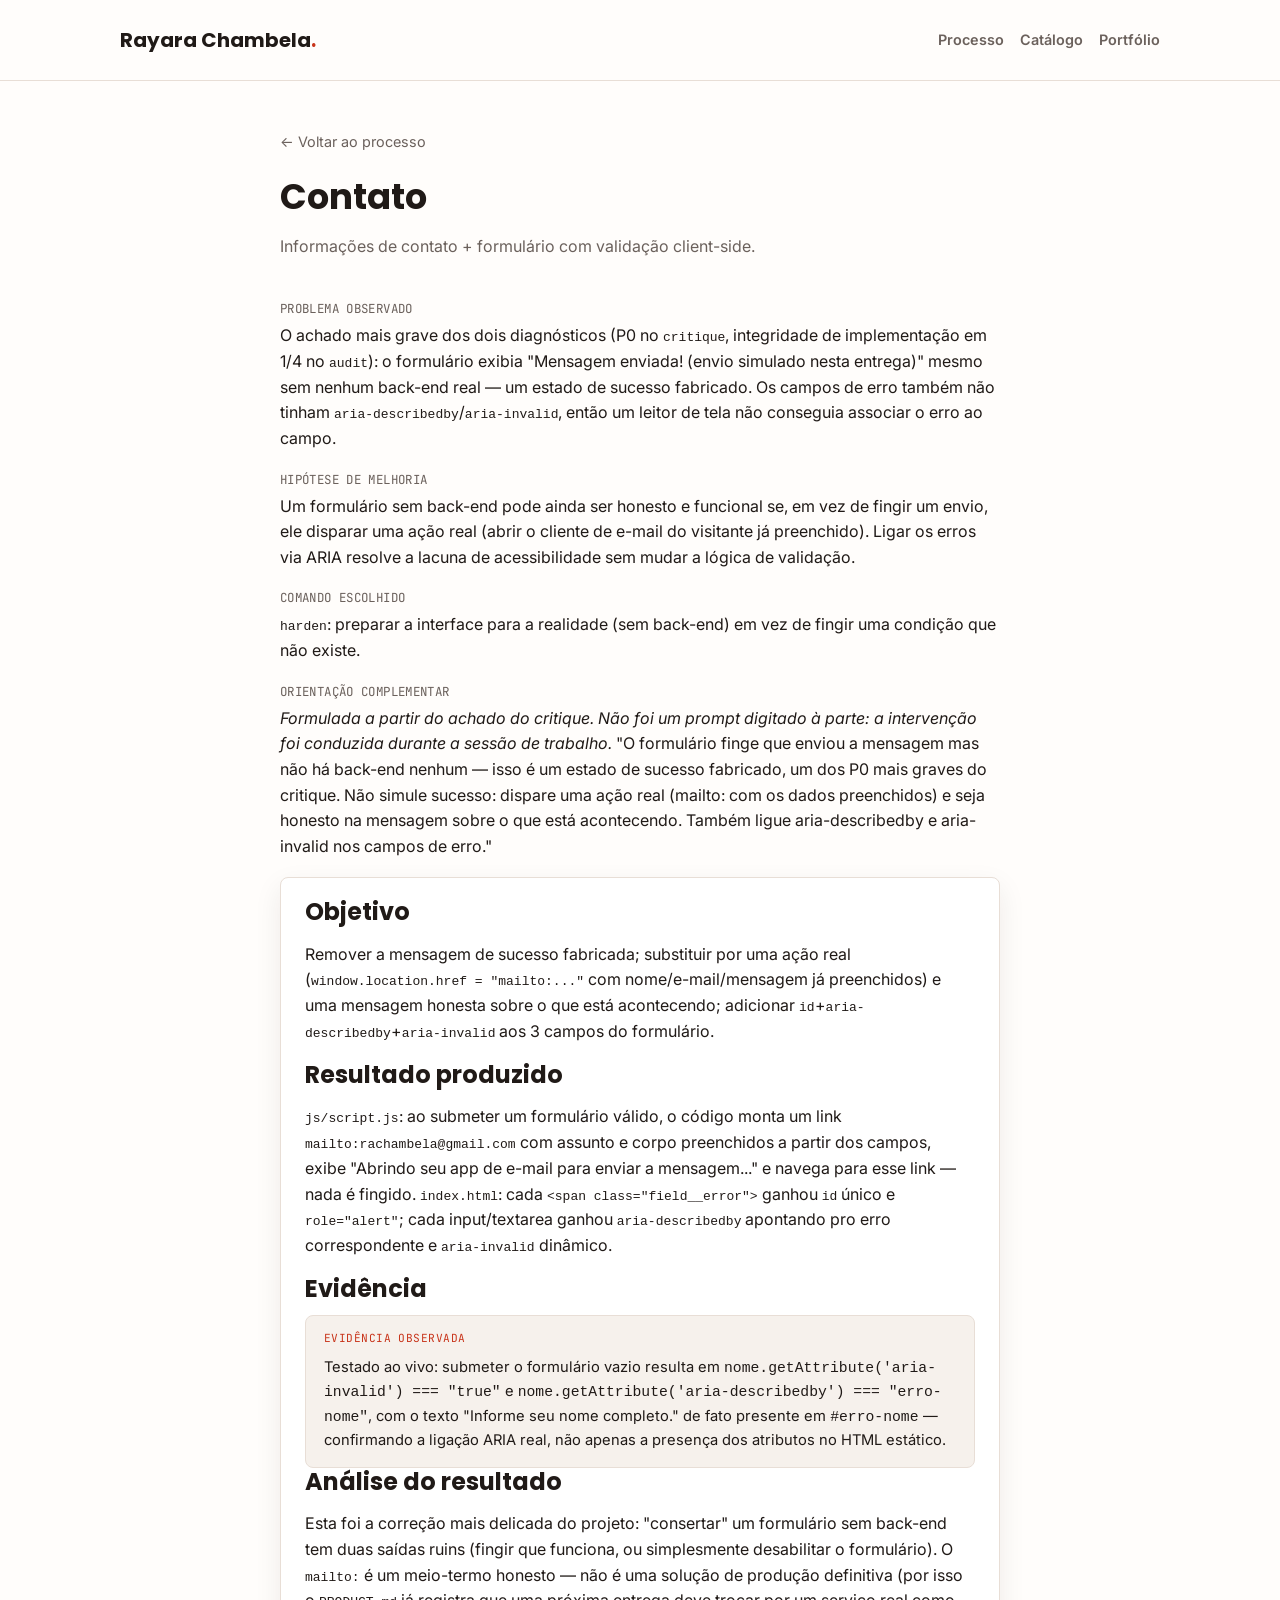
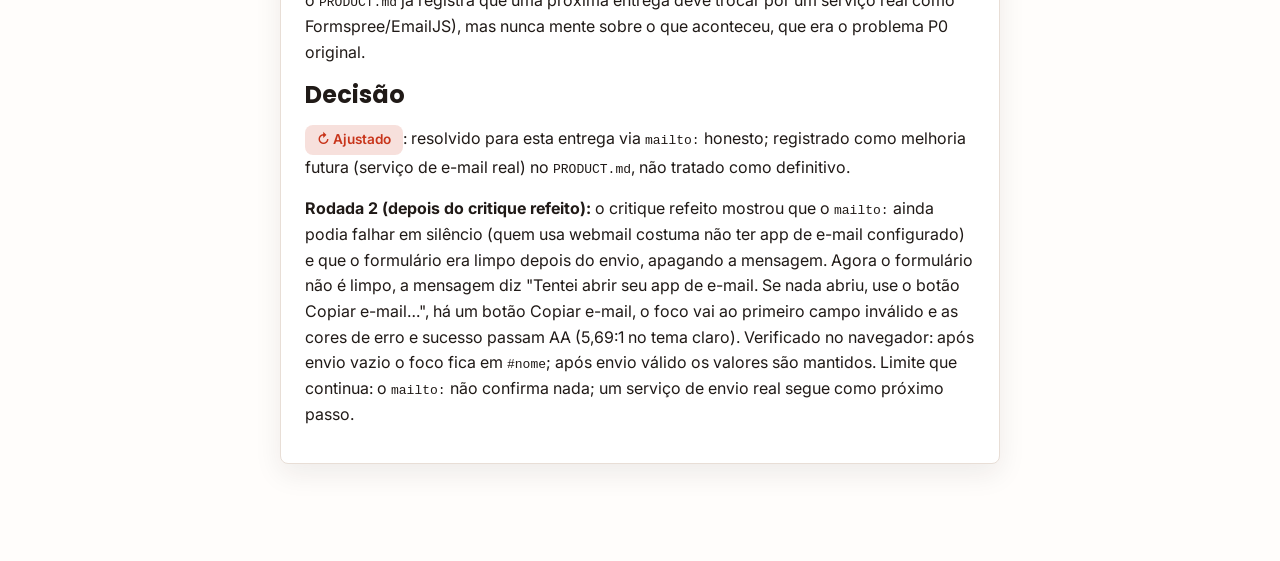
<file: processo/registros/contato.html>
<!DOCTYPE html>
<html lang="pt-BR">
<head>
<meta charset="UTF-8" />
<meta name="viewport" content="width=device-width, initial-scale=1.0" />
<title>Registro: Contato · Processo Impeccable</title>
<meta name="description" content="Registro da aplicação do comando harden na seção Contato do portfólio." />
<link rel="icon" href="data:image/svg+xml,%3Csvg xmlns='http://www.w3.org/2000/svg' viewBox='0 0 64 64'%3E%3Crect width='64' height='64' rx='12' fill='%23ff5a3c'/%3E%3Ctext x='32' y='42' font-family='monospace' font-size='28' font-weight='700' fill='%23fff' text-anchor='middle'%3ERC%3C/text%3E%3C/svg%3E">
<link rel="preconnect" href="https://fonts.googleapis.com">
<link rel="preconnect" href="https://fonts.gstatic.com" crossorigin>
<link href="https://fonts.googleapis.com/css2?family=Inter:wght@400;600&family=Poppins:wght@700&family=JetBrains+Mono:wght@500&display=swap" rel="stylesheet">
<link rel="stylesheet" href="../processo.css" />
</head>
<body>
  <header class="doc-header">
    <div class="container">
      <a href="../../index.html" class="logo">Rayara Chambela<span class="logo__dot">.</span></a>
      <nav>
        <a href="../index.html">Processo</a>
        <a href="../catalogo-comandos.html">Catálogo</a>
        <a href="../../index.html">Portfólio</a>
      </nav>
    </div>
  </header>
  <main class="doc-main">
    <div class="container" style="max-width: 760px">
      <a href="../index.html" class="doc-back">← Voltar ao processo</a>
      <h1 class="doc-title">Contato</h1>
      <p class="doc-lead">Informações de contato + formulário com validação client-side.</p>

      <dl class="doc-field"><dt>Problema observado</dt><dd>O achado mais grave dos dois diagnósticos (P0 no <code>critique</code>, integridade de implementação em 1/4 no <code>audit</code>): o formulário exibia "Mensagem enviada! (envio simulado nesta entrega)" mesmo sem nenhum back-end real — um estado de sucesso fabricado. Os campos de erro também não tinham <code>aria-describedby</code>/<code>aria-invalid</code>, então um leitor de tela não conseguia associar o erro ao campo.</dd></dl>
      <dl class="doc-field"><dt>Hipótese de melhoria</dt><dd>Um formulário sem back-end pode ainda ser honesto e funcional se, em vez de fingir um envio, ele disparar uma ação real (abrir o cliente de e-mail do visitante já preenchido). Ligar os erros via ARIA resolve a lacuna de acessibilidade sem mudar a lógica de validação.</dd></dl>
      <dl class="doc-field"><dt>Comando escolhido</dt><dd><code>harden</code>: preparar a interface para a realidade (sem back-end) em vez de fingir uma condição que não existe.</dd></dl>
      <dl class="doc-field"><dt>Orientação complementar</dt><dd><em>Formulada a partir do achado do critique. Não foi um prompt digitado à parte: a intervenção foi conduzida durante a sessão de trabalho.</em> "O formulário finge que enviou a mensagem mas não há back-end nenhum — isso é um estado de sucesso fabricado, um dos P0 mais graves do critique. Não simule sucesso: dispare uma ação real (mailto: com os dados preenchidos) e seja honesto na mensagem sobre o que está acontecendo. Também ligue aria-describedby e aria-invalid nos campos de erro."</dd></dl>

      <div class="doc-card">
        <h2 style="margin-top:0">Objetivo</h2>
        <p>Remover a mensagem de sucesso fabricada; substituir por uma ação real (<code>window.location.href = "mailto:..."</code> com nome/e-mail/mensagem já preenchidos) e uma mensagem honesta sobre o que está acontecendo; adicionar <code>id</code>+<code>aria-describedby</code>+<code>aria-invalid</code> aos 3 campos do formulário.</p>

        <h2>Resultado produzido</h2>
        <p><code>js/script.js</code>: ao submeter um formulário válido, o código monta um link <code>mailto:rachambela@gmail.com</code> com assunto e corpo preenchidos a partir dos campos, exibe "Abrindo seu app de e-mail para enviar a mensagem..." e navega para esse link — nada é fingido. <code>index.html</code>: cada <code>&lt;span class="field__error"&gt;</code> ganhou <code>id</code> único e <code>role="alert"</code>; cada input/textarea ganhou <code>aria-describedby</code> apontando pro erro correspondente e <code>aria-invalid</code> dinâmico.</p>

        <h2>Evidência</h2>
        <div class="doc-evidence">
          Testado ao vivo: submeter o formulário vazio resulta em <code>nome.getAttribute('aria-invalid') === "true"</code> e <code>nome.getAttribute('aria-describedby') === "erro-nome"</code>, com o texto "Informe seu nome completo." de fato presente em <code>#erro-nome</code> — confirmando a ligação ARIA real, não apenas a presença dos atributos no HTML estático.
        </div>

        <h2>Análise do resultado</h2>
        <p>Esta foi a correção mais delicada do projeto: "consertar" um formulário sem back-end tem duas saídas ruins (fingir que funciona, ou simplesmente desabilitar o formulário). O <code>mailto:</code> é um meio-termo honesto — não é uma solução de produção definitiva (por isso o <code>PRODUCT.md</code> já registra que uma próxima entrega deve trocar por um serviço real como Formspree/EmailJS), mas nunca mente sobre o que aconteceu, que era o problema P0 original.</p>

        <h2>Decisão</h2>
        <p><span class="doc-decision doc-decision--adjusted">↻ Ajustado</span>: resolvido para esta entrega via <code>mailto:</code> honesto; registrado como melhoria futura (serviço de e-mail real) no <code>PRODUCT.md</code>, não tratado como definitivo.</p>
        <p><strong>Rodada 2 (depois do critique refeito):</strong> o critique refeito mostrou que o <code>mailto:</code> ainda podia falhar em silêncio (quem usa webmail costuma não ter app de e-mail configurado) e que o formulário era limpo depois do envio, apagando a mensagem. Agora o formulário não é limpo, a mensagem diz "Tentei abrir seu app de e-mail. Se nada abriu, use o botão Copiar e-mail…", há um botão Copiar e-mail, o foco vai ao primeiro campo inválido e as cores de erro e sucesso passam AA (5,69:1 no tema claro). Verificado no navegador: após envio vazio o foco fica em <code>#nome</code>; após envio válido os valores são mantidos. Limite que continua: o <code>mailto:</code> não confirma nada; um serviço de envio real segue como próximo passo.</p>
      </div>
    </div>
  </main>
</body>
</html>
</file>
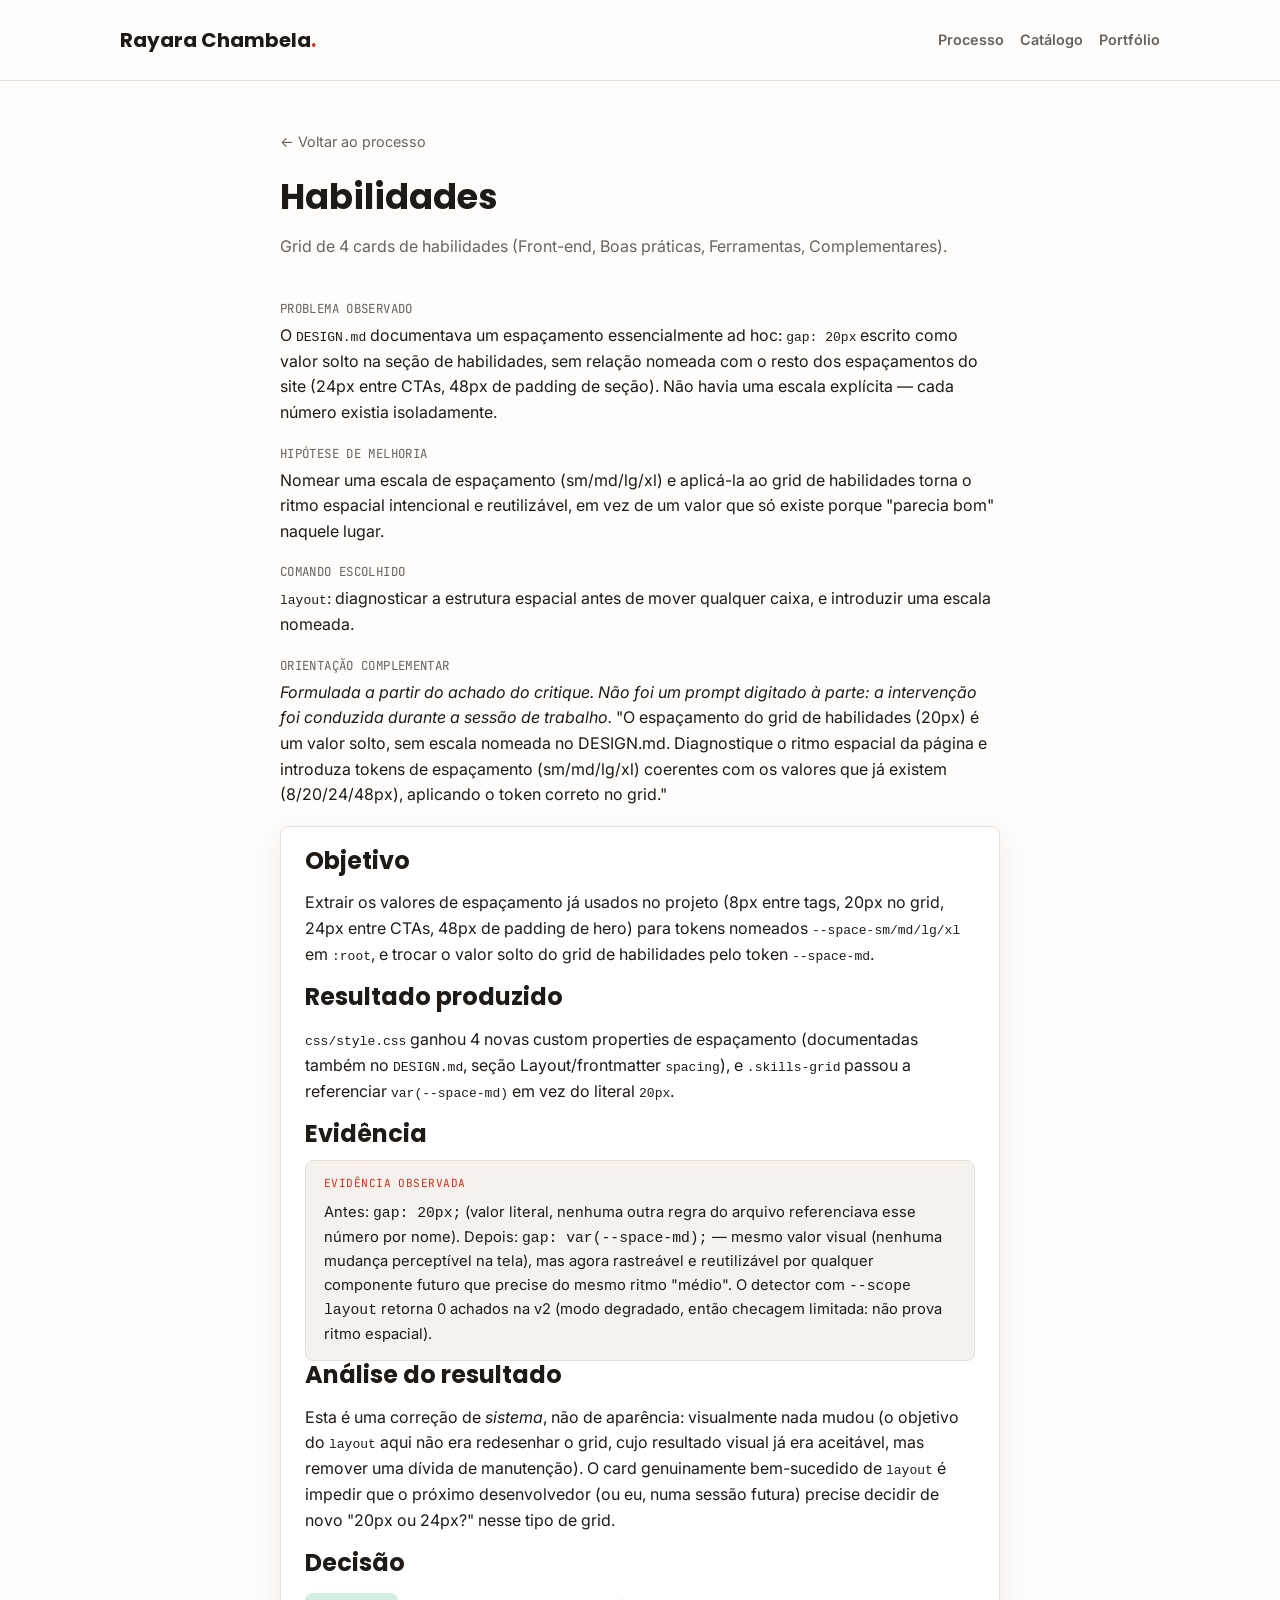
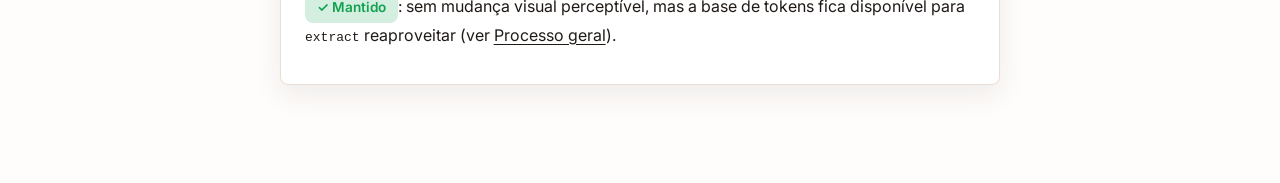
<file: processo/registros/habilidades.html>
<!DOCTYPE html>
<html lang="pt-BR">
<head>
<meta charset="UTF-8" />
<meta name="viewport" content="width=device-width, initial-scale=1.0" />
<title>Registro: Habilidades · Processo Impeccable</title>
<meta name="description" content="Registro da aplicação do comando layout na seção Habilidades do portfólio." />
<link rel="icon" href="data:image/svg+xml,%3Csvg xmlns='http://www.w3.org/2000/svg' viewBox='0 0 64 64'%3E%3Crect width='64' height='64' rx='12' fill='%23ff5a3c'/%3E%3Ctext x='32' y='42' font-family='monospace' font-size='28' font-weight='700' fill='%23fff' text-anchor='middle'%3ERC%3C/text%3E%3C/svg%3E">
<link rel="preconnect" href="https://fonts.googleapis.com">
<link rel="preconnect" href="https://fonts.gstatic.com" crossorigin>
<link href="https://fonts.googleapis.com/css2?family=Inter:wght@400;600&family=Poppins:wght@700&family=JetBrains+Mono:wght@500&display=swap" rel="stylesheet">
<link rel="stylesheet" href="../processo.css" />
</head>
<body>
  <header class="doc-header">
    <div class="container">
      <a href="../../index.html" class="logo">Rayara Chambela<span class="logo__dot">.</span></a>
      <nav>
        <a href="../index.html">Processo</a>
        <a href="../catalogo-comandos.html">Catálogo</a>
        <a href="../../index.html">Portfólio</a>
      </nav>
    </div>
  </header>
  <main class="doc-main">
    <div class="container" style="max-width: 760px">
      <a href="../index.html" class="doc-back">← Voltar ao processo</a>
      <h1 class="doc-title">Habilidades</h1>
      <p class="doc-lead">Grid de 4 cards de habilidades (Front-end, Boas práticas, Ferramentas, Complementares).</p>

      <dl class="doc-field"><dt>Problema observado</dt><dd>O <code>DESIGN.md</code> documentava um espaçamento essencialmente ad hoc: <code>gap: 20px</code> escrito como valor solto na seção de habilidades, sem relação nomeada com o resto dos espaçamentos do site (24px entre CTAs, 48px de padding de seção). Não havia uma escala explícita — cada número existia isoladamente.</dd></dl>
      <dl class="doc-field"><dt>Hipótese de melhoria</dt><dd>Nomear uma escala de espaçamento (sm/md/lg/xl) e aplicá-la ao grid de habilidades torna o ritmo espacial intencional e reutilizável, em vez de um valor que só existe porque "parecia bom" naquele lugar.</dd></dl>
      <dl class="doc-field"><dt>Comando escolhido</dt><dd><code>layout</code>: diagnosticar a estrutura espacial antes de mover qualquer caixa, e introduzir uma escala nomeada.</dd></dl>
      <dl class="doc-field"><dt>Orientação complementar</dt><dd><em>Formulada a partir do achado do critique. Não foi um prompt digitado à parte: a intervenção foi conduzida durante a sessão de trabalho.</em> "O espaçamento do grid de habilidades (20px) é um valor solto, sem escala nomeada no DESIGN.md. Diagnostique o ritmo espacial da página e introduza tokens de espaçamento (sm/md/lg/xl) coerentes com os valores que já existem (8/20/24/48px), aplicando o token correto no grid."</dd></dl>

      <div class="doc-card">
        <h2 style="margin-top:0">Objetivo</h2>
        <p>Extrair os valores de espaçamento já usados no projeto (8px entre tags, 20px no grid, 24px entre CTAs, 48px de padding de hero) para tokens nomeados <code>--space-sm/md/lg/xl</code> em <code>:root</code>, e trocar o valor solto do grid de habilidades pelo token <code>--space-md</code>.</p>

        <h2>Resultado produzido</h2>
        <p><code>css/style.css</code> ganhou 4 novas custom properties de espaçamento (documentadas também no <code>DESIGN.md</code>, seção Layout/frontmatter <code>spacing</code>), e <code>.skills-grid</code> passou a referenciar <code>var(--space-md)</code> em vez do literal <code>20px</code>.</p>

        <h2>Evidência</h2>
        <div class="doc-evidence">
          Antes: <code>gap: 20px;</code> (valor literal, nenhuma outra regra do arquivo referenciava esse número por nome). Depois: <code>gap: var(--space-md);</code> — mesmo valor visual (nenhuma mudança perceptível na tela), mas agora rastreável e reutilizável por qualquer componente futuro que precise do mesmo ritmo "médio". O detector com <code>--scope layout</code> retorna 0 achados na v2 (modo degradado, então checagem limitada: não prova ritmo espacial).
        </div>

        <h2>Análise do resultado</h2>
        <p>Esta é uma correção de <em>sistema</em>, não de aparência: visualmente nada mudou (o objetivo do <code>layout</code> aqui não era redesenhar o grid, cujo resultado visual já era aceitável, mas remover uma dívida de manutenção). O card genuinamente bem-sucedido de <code>layout</code> é impedir que o próximo desenvolvedor (ou eu, numa sessão futura) precise decidir de novo "20px ou 24px?" nesse tipo de grid.</p>

        <h2>Decisão</h2>
        <p><span class="doc-decision doc-decision--kept">✓ Mantido</span>: sem mudança visual perceptível, mas a base de tokens fica disponível para <code>extract</code> reaproveitar (ver <a href="processo-geral.html">Processo geral</a>).</p>
      </div>
    </div>
  </main>
</body>
</html>
</file>
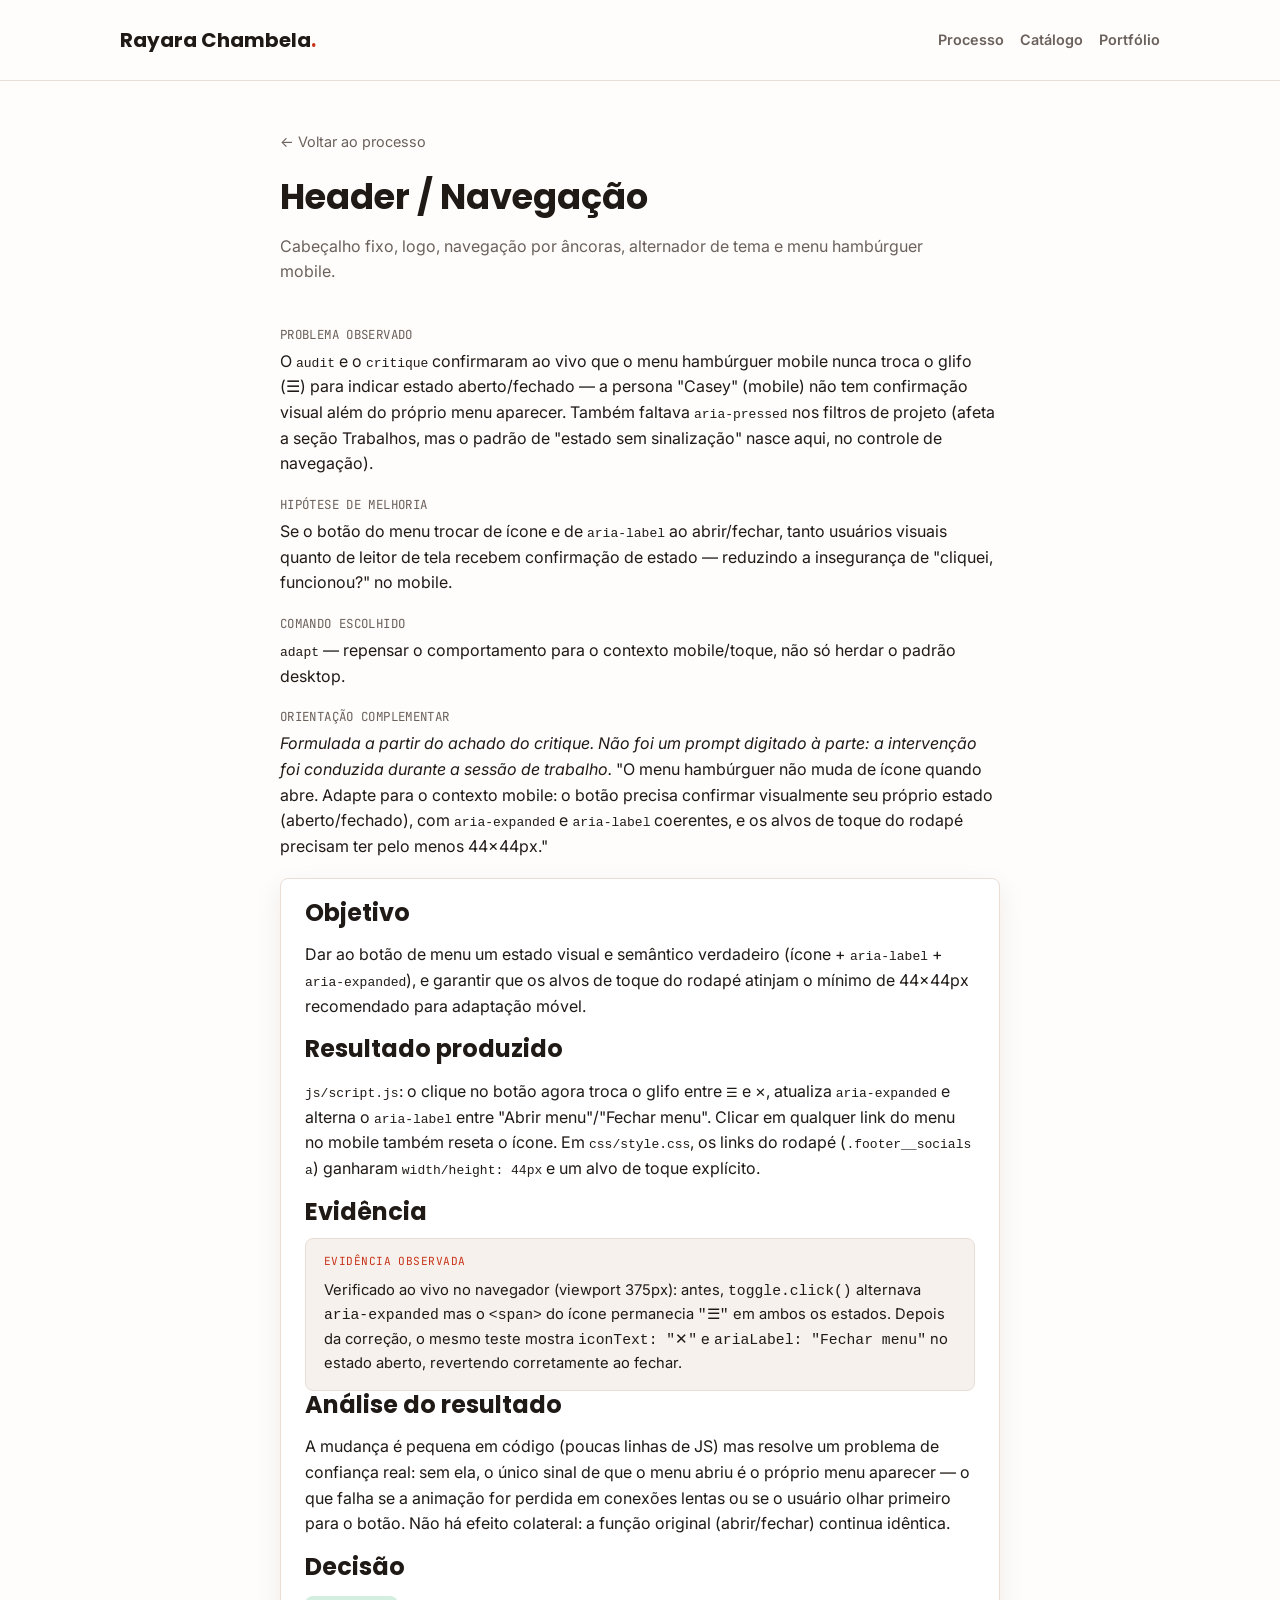
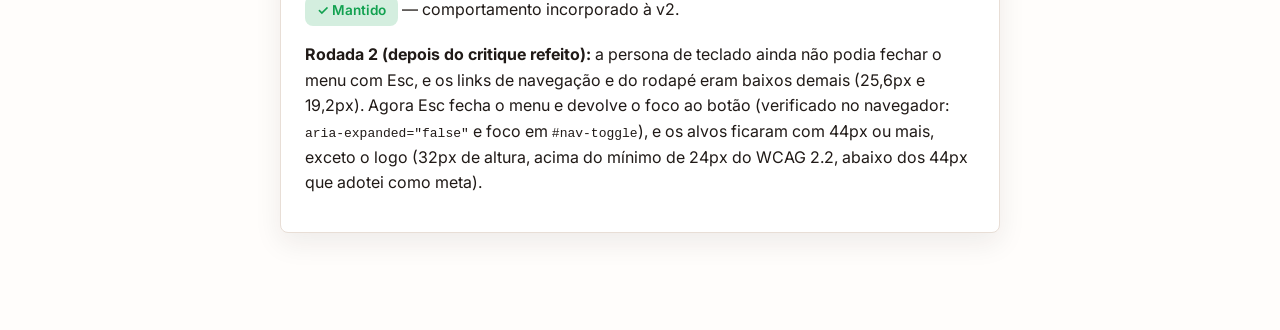
<file: processo/registros/header-navegacao.html>
<!DOCTYPE html>
<html lang="pt-BR">
<head>
<meta charset="UTF-8" />
<meta name="viewport" content="width=device-width, initial-scale=1.0" />
<title>Registro: Header/Navegação — Processo Impeccable</title>
<meta name="description" content="Registro da aplicação do comando adapt na seção de cabeçalho e navegação do portfólio." />
<link rel="icon" href="data:image/svg+xml,%3Csvg xmlns='http://www.w3.org/2000/svg' viewBox='0 0 64 64'%3E%3Crect width='64' height='64' rx='12' fill='%23ff5a3c'/%3E%3Ctext x='32' y='42' font-family='monospace' font-size='28' font-weight='700' fill='%23fff' text-anchor='middle'%3ERC%3C/text%3E%3C/svg%3E">
<link rel="preconnect" href="https://fonts.googleapis.com">
<link rel="preconnect" href="https://fonts.gstatic.com" crossorigin>
<link href="https://fonts.googleapis.com/css2?family=Inter:wght@400;600&family=Poppins:wght@700&family=JetBrains+Mono:wght@500&display=swap" rel="stylesheet">
<link rel="stylesheet" href="../processo.css" />
</head>
<body>
  <header class="doc-header">
    <div class="container">
      <a href="../../index.html" class="logo">Rayara Chambela<span class="logo__dot">.</span></a>
      <nav>
        <a href="../index.html">Processo</a>
        <a href="../catalogo-comandos.html">Catálogo</a>
        <a href="../../index.html">Portfólio</a>
      </nav>
    </div>
  </header>
  <main class="doc-main">
    <div class="container" style="max-width: 760px">
      <a href="../index.html" class="doc-back">← Voltar ao processo</a>
      <h1 class="doc-title">Header / Navegação</h1>
      <p class="doc-lead">Cabeçalho fixo, logo, navegação por âncoras, alternador de tema e menu hambúrguer mobile.</p>

      <dl class="doc-field"><dt>Problema observado</dt><dd>O <code>audit</code> e o <code>critique</code> confirmaram ao vivo que o menu hambúrguer mobile nunca troca o glifo (☰) para indicar estado aberto/fechado — a persona "Casey" (mobile) não tem confirmação visual além do próprio menu aparecer. Também faltava <code>aria-pressed</code> nos filtros de projeto (afeta a seção Trabalhos, mas o padrão de "estado sem sinalização" nasce aqui, no controle de navegação).</dd></dl>
      <dl class="doc-field"><dt>Hipótese de melhoria</dt><dd>Se o botão do menu trocar de ícone e de <code>aria-label</code> ao abrir/fechar, tanto usuários visuais quanto de leitor de tela recebem confirmação de estado — reduzindo a insegurança de "cliquei, funcionou?" no mobile.</dd></dl>
      <dl class="doc-field"><dt>Comando escolhido</dt><dd><code>adapt</code> — repensar o comportamento para o contexto mobile/toque, não só herdar o padrão desktop.</dd></dl>
      <dl class="doc-field"><dt>Orientação complementar</dt><dd><em>Formulada a partir do achado do critique. Não foi um prompt digitado à parte: a intervenção foi conduzida durante a sessão de trabalho.</em> "O menu hambúrguer não muda de ícone quando abre. Adapte para o contexto mobile: o botão precisa confirmar visualmente seu próprio estado (aberto/fechado), com <code>aria-expanded</code> e <code>aria-label</code> coerentes, e os alvos de toque do rodapé precisam ter pelo menos 44×44px."</dd></dl>

      <div class="doc-card">
        <h2 style="margin-top:0">Objetivo</h2>
        <p>Dar ao botão de menu um estado visual e semântico verdadeiro (ícone + <code>aria-label</code> + <code>aria-expanded</code>), e garantir que os alvos de toque do rodapé atinjam o mínimo de 44×44px recomendado para adaptação móvel.</p>

        <h2>Resultado produzido</h2>
        <p><code>js/script.js</code>: o clique no botão agora troca o glifo entre <code>☰</code> e <code>✕</code>, atualiza <code>aria-expanded</code> e alterna o <code>aria-label</code> entre "Abrir menu"/"Fechar menu". Clicar em qualquer link do menu no mobile também reseta o ícone. Em <code>css/style.css</code>, os links do rodapé (<code>.footer__socials a</code>) ganharam <code>width/height: 44px</code> e um alvo de toque explícito.</p>

        <h2>Evidência</h2>
        <div class="doc-evidence">
          Verificado ao vivo no navegador (viewport 375px): antes, <code>toggle.click()</code> alternava <code>aria-expanded</code> mas o <code>&lt;span&gt;</code> do ícone permanecia <code>"☰"</code> em ambos os estados. Depois da correção, o mesmo teste mostra <code>iconText: "✕"</code> e <code>ariaLabel: "Fechar menu"</code> no estado aberto, revertendo corretamente ao fechar.
        </div>

        <h2>Análise do resultado</h2>
        <p>A mudança é pequena em código (poucas linhas de JS) mas resolve um problema de confiança real: sem ela, o único sinal de que o menu abriu é o próprio menu aparecer — o que falha se a animação for perdida em conexões lentas ou se o usuário olhar primeiro para o botão. Não há efeito colateral: a função original (abrir/fechar) continua idêntica.</p>

        <h2>Decisão</h2>
        <p><span class="doc-decision doc-decision--kept">✓ Mantido</span> — comportamento incorporado à v2.</p>
        <p><strong>Rodada 2 (depois do critique refeito):</strong> a persona de teclado ainda não podia fechar o menu com Esc, e os links de navegação e do rodapé eram baixos demais (25,6px e 19,2px). Agora Esc fecha o menu e devolve o foco ao botão (verificado no navegador: <code>aria-expanded="false"</code> e foco em <code>#nav-toggle</code>), e os alvos ficaram com 44px ou mais, exceto o logo (32px de altura, acima do mínimo de 24px do WCAG 2.2, abaixo dos 44px que adotei como meta).</p>
      </div>
    </div>
  </main>
</body>
</html>
</file>
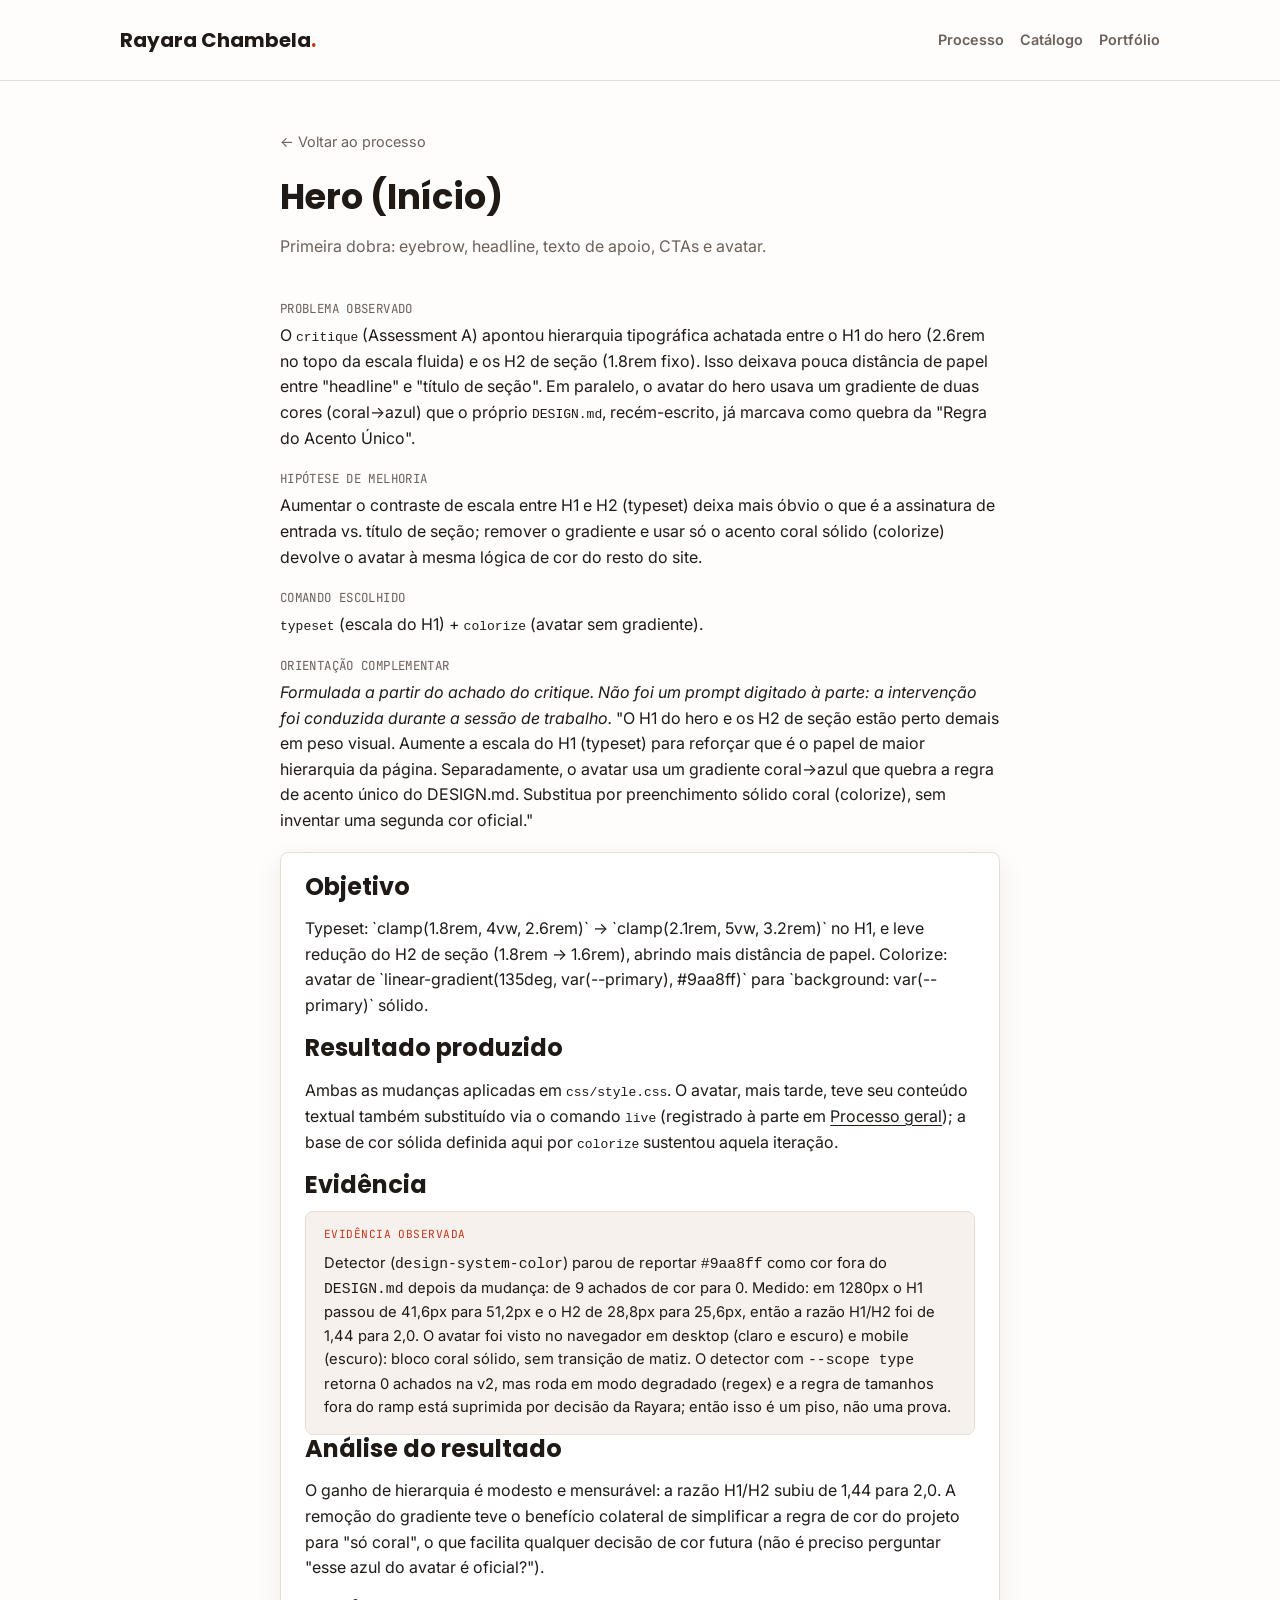
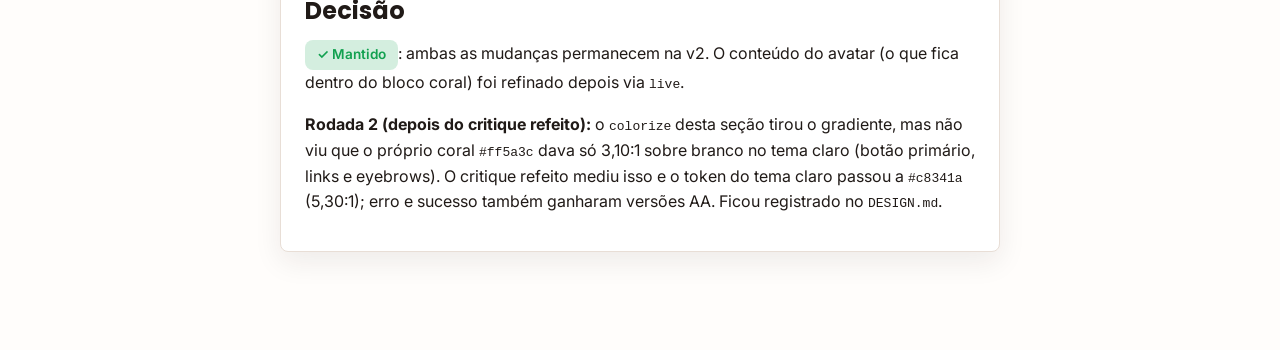
<file: processo/registros/hero.html>
<!DOCTYPE html>
<html lang="pt-BR">
<head>
<meta charset="UTF-8" />
<meta name="viewport" content="width=device-width, initial-scale=1.0" />
<title>Registro: Hero · Processo Impeccable</title>
<meta name="description" content="Registro da aplicação dos comandos typeset e colorize na seção Hero do portfólio." />
<link rel="icon" href="data:image/svg+xml,%3Csvg xmlns='http://www.w3.org/2000/svg' viewBox='0 0 64 64'%3E%3Crect width='64' height='64' rx='12' fill='%23ff5a3c'/%3E%3Ctext x='32' y='42' font-family='monospace' font-size='28' font-weight='700' fill='%23fff' text-anchor='middle'%3ERC%3C/text%3E%3C/svg%3E">
<link rel="preconnect" href="https://fonts.googleapis.com">
<link rel="preconnect" href="https://fonts.gstatic.com" crossorigin>
<link href="https://fonts.googleapis.com/css2?family=Inter:wght@400;600&family=Poppins:wght@700&family=JetBrains+Mono:wght@500&display=swap" rel="stylesheet">
<link rel="stylesheet" href="../processo.css" />
</head>
<body>
  <header class="doc-header">
    <div class="container">
      <a href="../../index.html" class="logo">Rayara Chambela<span class="logo__dot">.</span></a>
      <nav>
        <a href="../index.html">Processo</a>
        <a href="../catalogo-comandos.html">Catálogo</a>
        <a href="../../index.html">Portfólio</a>
      </nav>
    </div>
  </header>
  <main class="doc-main">
    <div class="container" style="max-width: 760px">
      <a href="../index.html" class="doc-back">← Voltar ao processo</a>
      <h1 class="doc-title">Hero (Início)</h1>
      <p class="doc-lead">Primeira dobra: eyebrow, headline, texto de apoio, CTAs e avatar.</p>

      <dl class="doc-field"><dt>Problema observado</dt><dd>O <code>critique</code> (Assessment A) apontou hierarquia tipográfica achatada entre o H1 do hero (2.6rem no topo da escala fluida) e os H2 de seção (1.8rem fixo). Isso deixava pouca distância de papel entre "headline" e "título de seção". Em paralelo, o avatar do hero usava um gradiente de duas cores (coral→azul) que o próprio <code>DESIGN.md</code>, recém-escrito, já marcava como quebra da "Regra do Acento Único".</dd></dl>
      <dl class="doc-field"><dt>Hipótese de melhoria</dt><dd>Aumentar o contraste de escala entre H1 e H2 (typeset) deixa mais óbvio o que é a assinatura de entrada vs. título de seção; remover o gradiente e usar só o acento coral sólido (colorize) devolve o avatar à mesma lógica de cor do resto do site.</dd></dl>
      <dl class="doc-field"><dt>Comando escolhido</dt><dd><code>typeset</code> (escala do H1) + <code>colorize</code> (avatar sem gradiente).</dd></dl>
      <dl class="doc-field"><dt>Orientação complementar</dt><dd><em>Formulada a partir do achado do critique. Não foi um prompt digitado à parte: a intervenção foi conduzida durante a sessão de trabalho.</em> "O H1 do hero e os H2 de seção estão perto demais em peso visual. Aumente a escala do H1 (typeset) para reforçar que é o papel de maior hierarquia da página. Separadamente, o avatar usa um gradiente coral→azul que quebra a regra de acento único do DESIGN.md. Substitua por preenchimento sólido coral (colorize), sem inventar uma segunda cor oficial."</dd></dl>

      <div class="doc-card">
        <h2 style="margin-top:0">Objetivo</h2>
        <p>Typeset: `clamp(1.8rem, 4vw, 2.6rem)` → `clamp(2.1rem, 5vw, 3.2rem)` no H1, e leve redução do H2 de seção (1.8rem → 1.6rem), abrindo mais distância de papel. Colorize: avatar de `linear-gradient(135deg, var(--primary), #9aa8ff)` para `background: var(--primary)` sólido.</p>

        <h2>Resultado produzido</h2>
        <p>Ambas as mudanças aplicadas em <code>css/style.css</code>. O avatar, mais tarde, teve seu conteúdo textual também substituído via o comando <code>live</code> (registrado à parte em <a href="processo-geral.html">Processo geral</a>); a base de cor sólida definida aqui por <code>colorize</code> sustentou aquela iteração.</p>

        <h2>Evidência</h2>
        <div class="doc-evidence">
          Detector (<code>design-system-color</code>) parou de reportar <code>#9aa8ff</code> como cor fora do <code>DESIGN.md</code> depois da mudança: de 9 achados de cor para 0. Medido: em 1280px o H1 passou de 41,6px para 51,2px e o H2 de 28,8px para 25,6px, então a razão H1/H2 foi de 1,44 para 2,0. O avatar foi visto no navegador em desktop (claro e escuro) e mobile (escuro): bloco coral sólido, sem transição de matiz. O detector com <code>--scope type</code> retorna 0 achados na v2, mas roda em modo degradado (regex) e a regra de tamanhos fora do ramp está suprimida por decisão da Rayara; então isso é um piso, não uma prova.
        </div>

        <h2>Análise do resultado</h2>
        <p>O ganho de hierarquia é modesto e mensurável: a razão H1/H2 subiu de 1,44 para 2,0. A remoção do gradiente teve o benefício colateral de simplificar a regra de cor do projeto para "só coral", o que facilita qualquer decisão de cor futura (não é preciso perguntar "esse azul do avatar é oficial?").</p>

        <h2>Decisão</h2>
        <p><span class="doc-decision doc-decision--kept">✓ Mantido</span>: ambas as mudanças permanecem na v2. O conteúdo do avatar (o que fica dentro do bloco coral) foi refinado depois via <code>live</code>.</p>
        <p><strong>Rodada 2 (depois do critique refeito):</strong> o <code>colorize</code> desta seção tirou o gradiente, mas não viu que o próprio coral <code>#ff5a3c</code> dava só 3,10:1 sobre branco no tema claro (botão primário, links e eyebrows). O critique refeito mediu isso e o token do tema claro passou a <code>#c8341a</code> (5,30:1); erro e sucesso também ganharam versões AA. Ficou registrado no <code>DESIGN.md</code>.</p>
      </div>
    </div>
  </main>
</body>
</html>
</file>
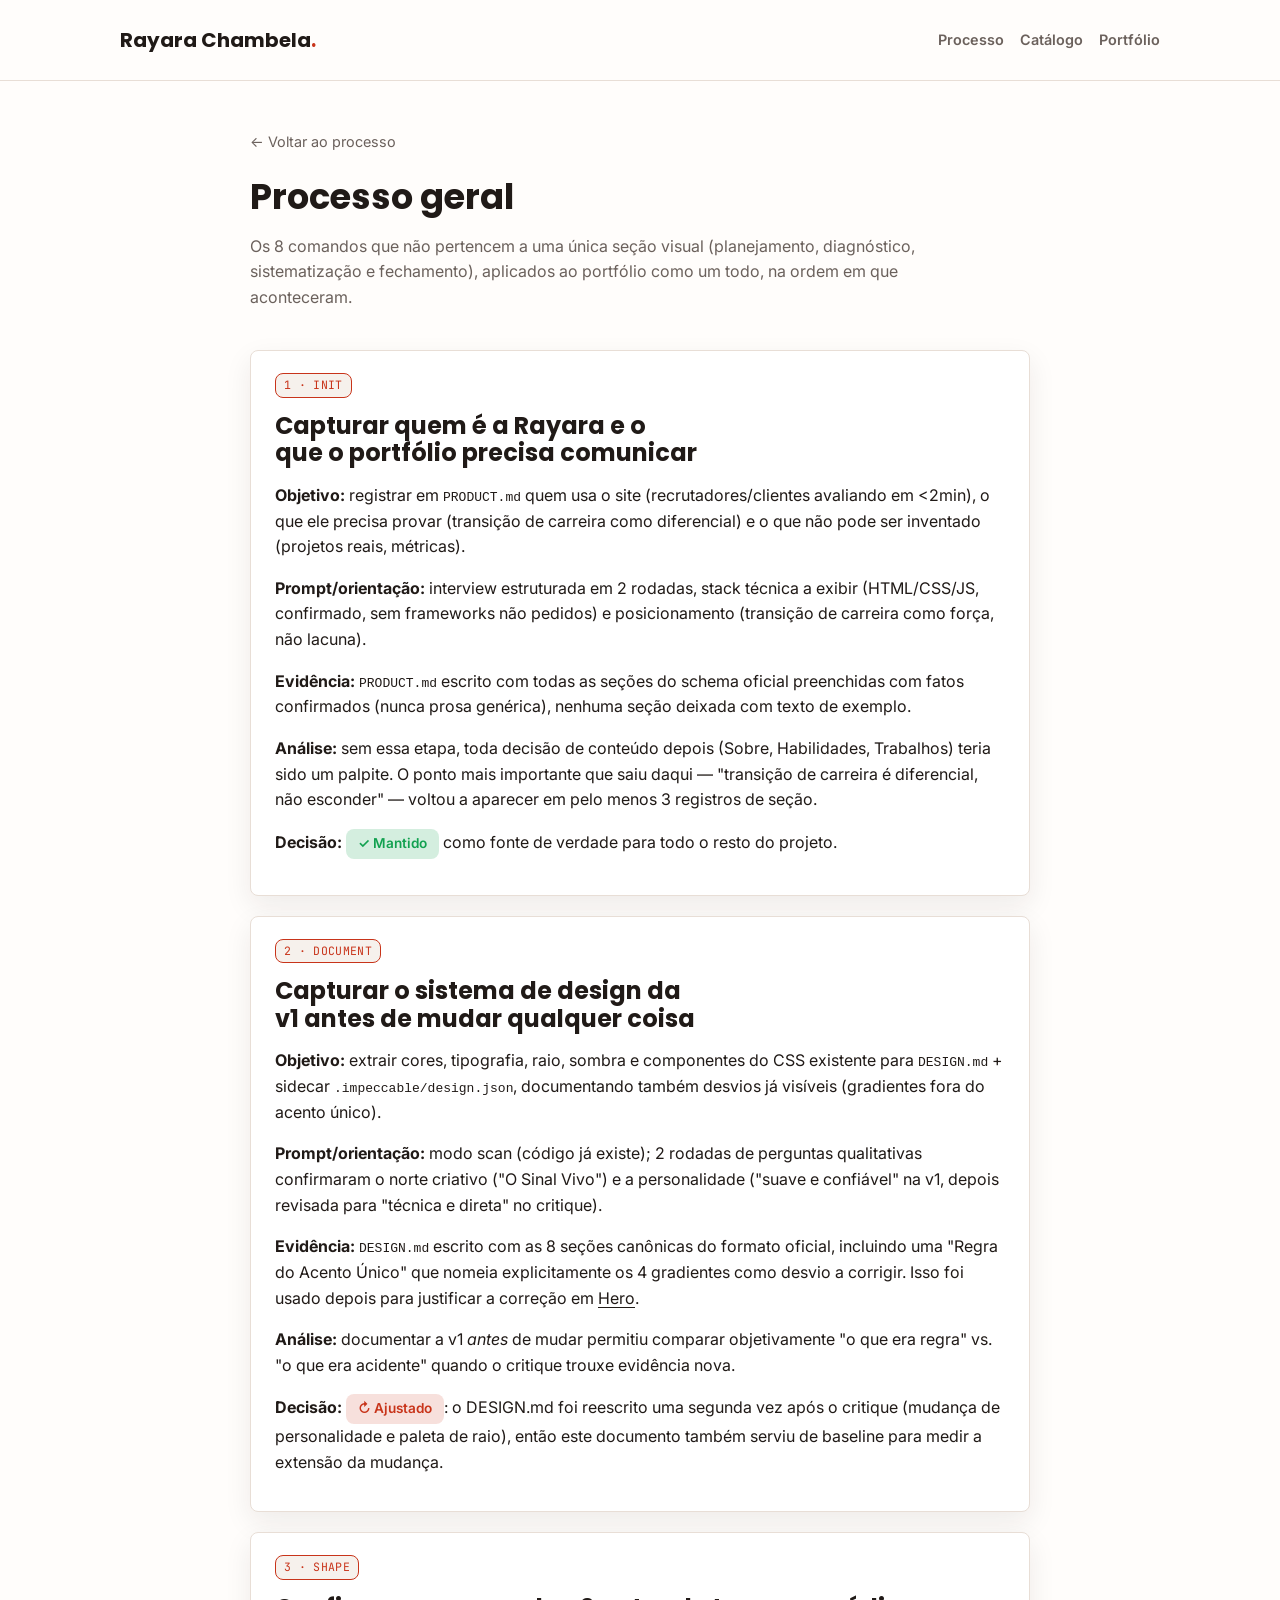
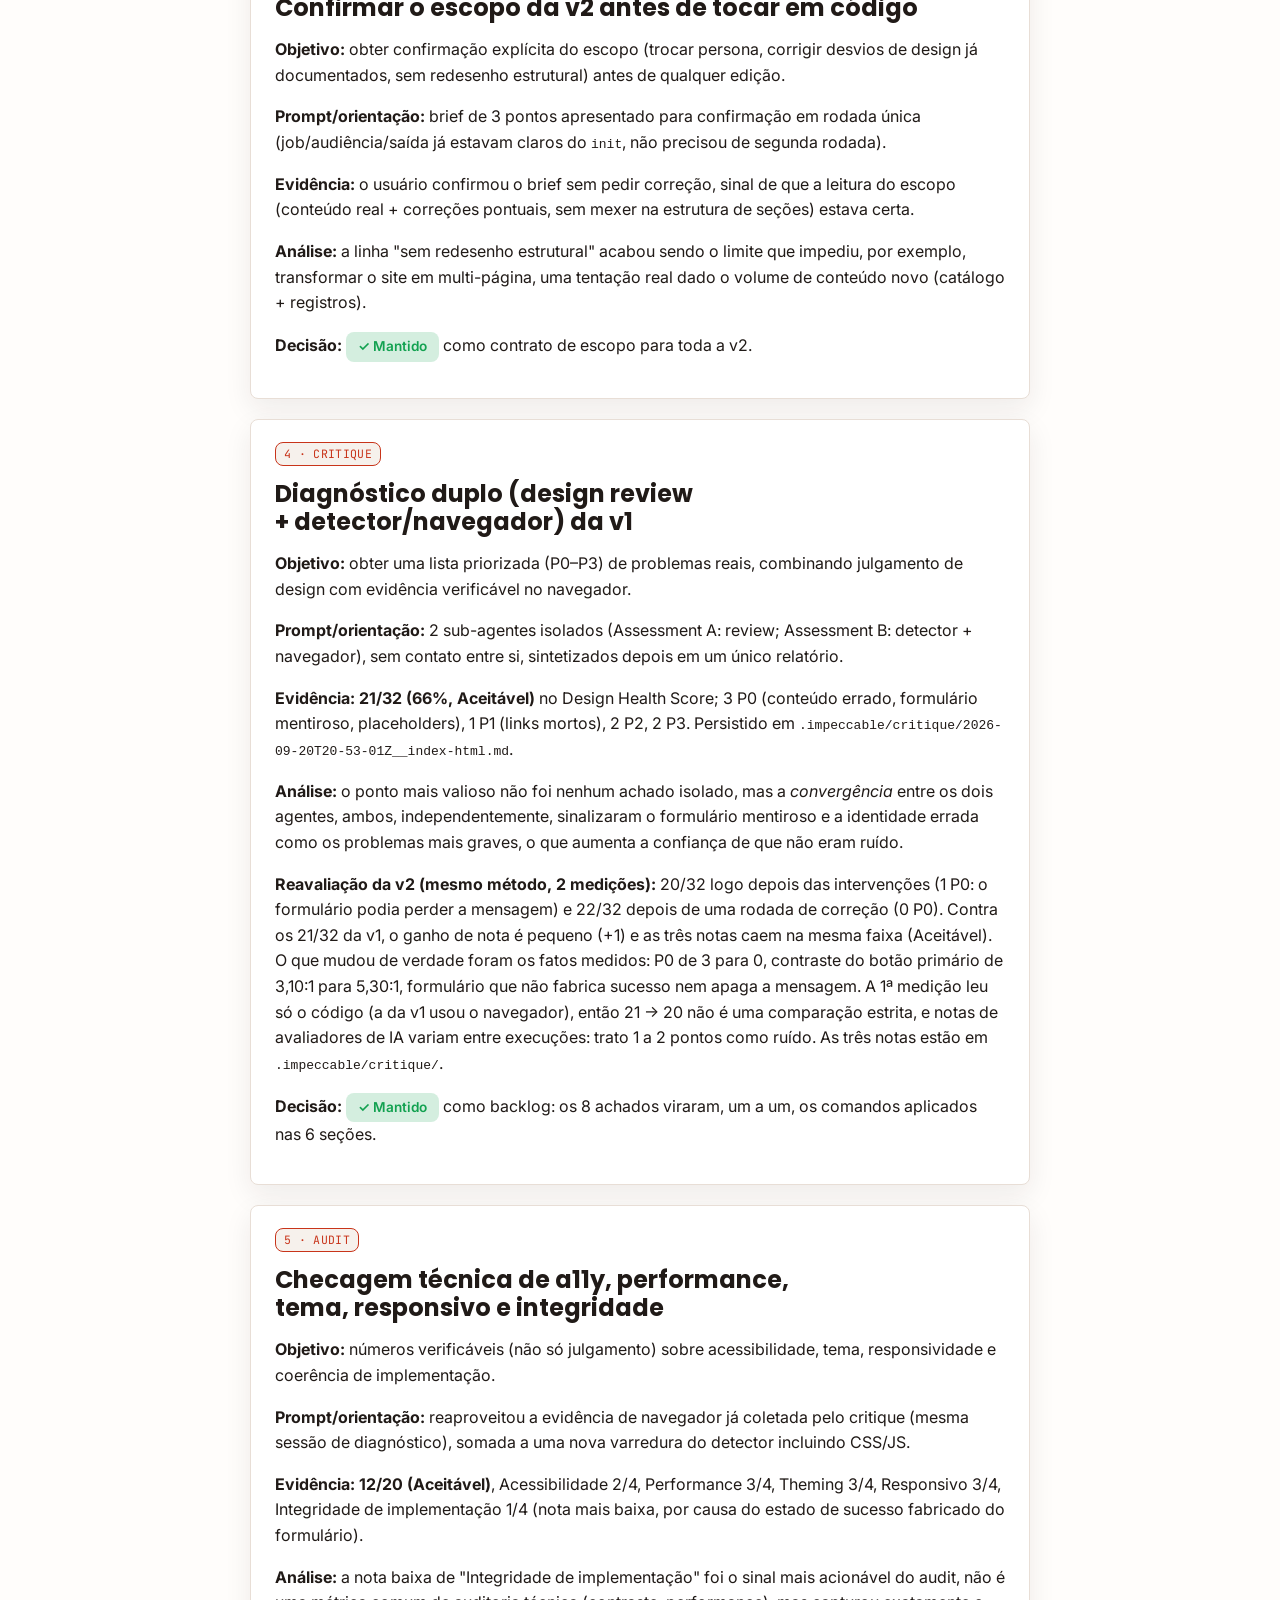
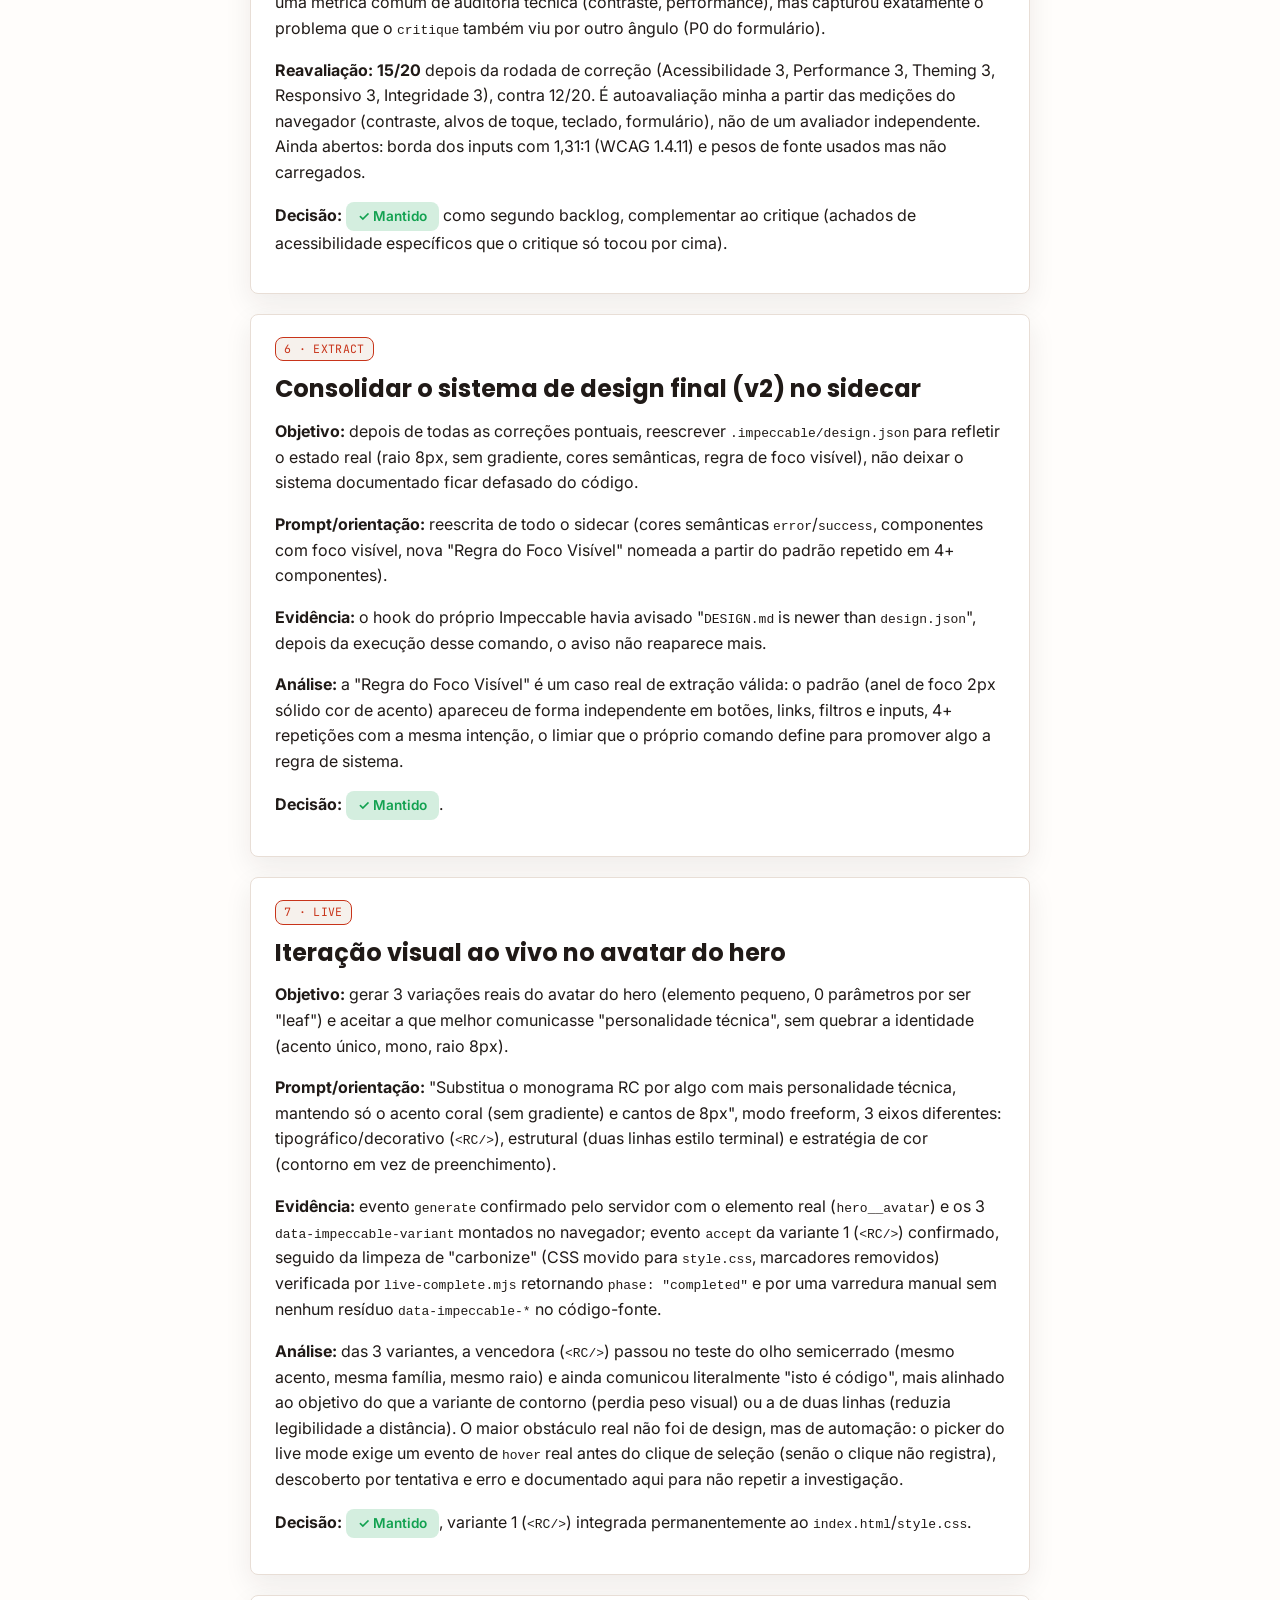
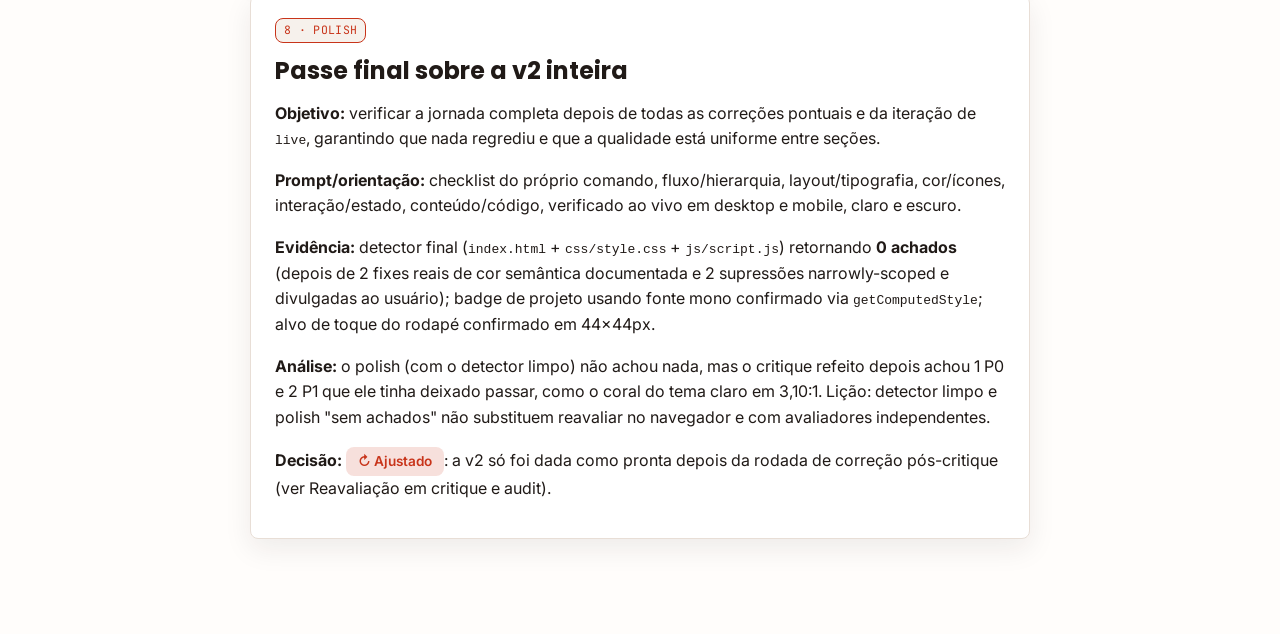
<file: processo/registros/processo-geral.html>
<!DOCTYPE html>
<html lang="pt-BR">
<head>
<meta charset="UTF-8" />
<meta name="viewport" content="width=device-width, initial-scale=1.0" />
<title>Registro: Processo Geral · Processo Impeccable</title>
<meta name="description" content="Registro dos 8 comandos de nível de projeto: init, document, shape, critique, audit, extract, live e polish." />
<link rel="icon" href="data:image/svg+xml,%3Csvg xmlns='http://www.w3.org/2000/svg' viewBox='0 0 64 64'%3E%3Crect width='64' height='64' rx='12' fill='%23ff5a3c'/%3E%3Ctext x='32' y='42' font-family='monospace' font-size='28' font-weight='700' fill='%23fff' text-anchor='middle'%3ERC%3C/text%3E%3C/svg%3E">
<link rel="preconnect" href="https://fonts.googleapis.com">
<link rel="preconnect" href="https://fonts.gstatic.com" crossorigin>
<link href="https://fonts.googleapis.com/css2?family=Inter:wght@400;600&family=Poppins:wght@700&family=JetBrains+Mono:wght@500&display=swap" rel="stylesheet">
<link rel="stylesheet" href="../processo.css" />
</head>
<body>
  <header class="doc-header">
    <div class="container">
      <a href="../../index.html" class="logo">Rayara Chambela<span class="logo__dot">.</span></a>
      <nav>
        <a href="../index.html">Processo</a>
        <a href="../catalogo-comandos.html">Catálogo</a>
        <a href="../../index.html">Portfólio</a>
      </nav>
    </div>
  </header>
  <main class="doc-main">
    <div class="container" style="max-width: 820px">
      <a href="../index.html" class="doc-back">← Voltar ao processo</a>
      <h1 class="doc-title">Processo geral</h1>
      <p class="doc-lead">
        Os 8 comandos que não pertencem a uma única seção visual (planejamento,
        diagnóstico, sistematização e fechamento), aplicados ao portfólio como um todo,
        na ordem em que aconteceram.
      </p>

      <div class="doc-card">
        <span class="doc-label doc-label--command">1 · init</span>
        <h2 style="margin-top:8px">Capturar quem é a Rayara e o que o portfólio precisa comunicar</h2>
        <p><strong>Objetivo:</strong> registrar em <code>PRODUCT.md</code> quem usa o site (recrutadores/clientes avaliando em &lt;2min), o que ele precisa provar (transição de carreira como diferencial) e o que não pode ser inventado (projetos reais, métricas).</p>
        <p><strong>Prompt/orientação:</strong> interview estruturada em 2 rodadas, stack técnica a exibir (HTML/CSS/JS, confirmado, sem frameworks não pedidos) e posicionamento (transição de carreira como força, não lacuna).</p>
        <p><strong>Evidência:</strong> <code>PRODUCT.md</code> escrito com todas as seções do schema oficial preenchidas com fatos confirmados (nunca prosa genérica), nenhuma seção deixada com texto de exemplo.</p>
        <p><strong>Análise:</strong> sem essa etapa, toda decisão de conteúdo depois (Sobre, Habilidades, Trabalhos) teria sido um palpite. O ponto mais importante que saiu daqui — "transição de carreira é diferencial, não esconder" — voltou a aparecer em pelo menos 3 registros de seção.</p>
        <p><strong>Decisão:</strong> <span class="doc-decision doc-decision--kept">✓ Mantido</span> como fonte de verdade para todo o resto do projeto.</p>
      </div>

      <div class="doc-card">
        <span class="doc-label doc-label--command">2 · document</span>
        <h2 style="margin-top:8px">Capturar o sistema de design da v1 antes de mudar qualquer coisa</h2>
        <p><strong>Objetivo:</strong> extrair cores, tipografia, raio, sombra e componentes do CSS existente para <code>DESIGN.md</code> + sidecar <code>.impeccable/design.json</code>, documentando também desvios já visíveis (gradientes fora do acento único).</p>
        <p><strong>Prompt/orientação:</strong> modo scan (código já existe); 2 rodadas de perguntas qualitativas confirmaram o norte criativo ("O Sinal Vivo") e a personalidade ("suave e confiável" na v1, depois revisada para "técnica e direta" no critique).</p>
        <p><strong>Evidência:</strong> <code>DESIGN.md</code> escrito com as 8 seções canônicas do formato oficial, incluindo uma "Regra do Acento Único" que nomeia explicitamente os 4 gradientes como desvio a corrigir. Isso foi usado depois para justificar a correção em <a href="hero.html">Hero</a>.</p>
        <p><strong>Análise:</strong> documentar a v1 <em>antes</em> de mudar permitiu comparar objetivamente "o que era regra" vs. "o que era acidente" quando o critique trouxe evidência nova.</p>
        <p><strong>Decisão:</strong> <span class="doc-decision doc-decision--adjusted">↻ Ajustado</span>: o DESIGN.md foi reescrito uma segunda vez após o critique (mudança de personalidade e paleta de raio), então este documento também serviu de baseline para medir a extensão da mudança.</p>
      </div>

      <div class="doc-card">
        <span class="doc-label doc-label--command">3 · shape</span>
        <h2 style="margin-top:8px">Confirmar o escopo da v2 antes de tocar em código</h2>
        <p><strong>Objetivo:</strong> obter confirmação explícita do escopo (trocar persona, corrigir desvios de design já documentados, sem redesenho estrutural) antes de qualquer edição.</p>
        <p><strong>Prompt/orientação:</strong> brief de 3 pontos apresentado para confirmação em rodada única (job/audiência/saída já estavam claros do <code>init</code>, não precisou de segunda rodada).</p>
        <p><strong>Evidência:</strong> o usuário confirmou o brief sem pedir correção, sinal de que a leitura do escopo (conteúdo real + correções pontuais, sem mexer na estrutura de seções) estava certa.</p>
        <p><strong>Análise:</strong> a linha "sem redesenho estrutural" acabou sendo o limite que impediu, por exemplo, transformar o site em multi-página, uma tentação real dado o volume de conteúdo novo (catálogo + registros).</p>
        <p><strong>Decisão:</strong> <span class="doc-decision doc-decision--kept">✓ Mantido</span> como contrato de escopo para toda a v2.</p>
      </div>

      <div class="doc-card">
        <span class="doc-label doc-label--command">4 · critique</span>
        <h2 style="margin-top:8px">Diagnóstico duplo (design review + detector/navegador) da v1</h2>
        <p><strong>Objetivo:</strong> obter uma lista priorizada (P0–P3) de problemas reais, combinando julgamento de design com evidência verificável no navegador.</p>
        <p><strong>Prompt/orientação:</strong> 2 sub-agentes isolados (Assessment A: review; Assessment B: detector + navegador), sem contato entre si, sintetizados depois em um único relatório.</p>
        <p><strong>Evidência:</strong> <strong>21/32 (66%, Aceitável)</strong> no Design Health Score; 3 P0 (conteúdo errado, formulário mentiroso, placeholders), 1 P1 (links mortos), 2 P2, 2 P3. Persistido em <code>.impeccable/critique/2026-09-20T20-53-01Z__index-html.md</code>.</p>
        <p><strong>Análise:</strong> o ponto mais valioso não foi nenhum achado isolado, mas a <em>convergência</em> entre os dois agentes, ambos, independentemente, sinalizaram o formulário mentiroso e a identidade errada como os problemas mais graves, o que aumenta a confiança de que não eram ruído.</p>
        <p><strong>Reavaliação da v2 (mesmo método, 2 medições):</strong> 20/32 logo depois das intervenções (1 P0: o formulário podia perder a mensagem) e 22/32 depois de uma rodada de correção (0 P0). Contra os 21/32 da v1, o ganho de nota é pequeno (+1) e as três notas caem na mesma faixa (Aceitável). O que mudou de verdade foram os fatos medidos: P0 de 3 para 0, contraste do botão primário de 3,10:1 para 5,30:1, formulário que não fabrica sucesso nem apaga a mensagem. A 1ª medição leu só o código (a da v1 usou o navegador), então 21 → 20 não é uma comparação estrita, e notas de avaliadores de IA variam entre execuções: trato 1 a 2 pontos como ruído. As três notas estão em <code>.impeccable/critique/</code>.</p>
        <p><strong>Decisão:</strong> <span class="doc-decision doc-decision--kept">✓ Mantido</span> como backlog: os 8 achados viraram, um a um, os comandos aplicados nas 6 seções.</p>
      </div>

      <div class="doc-card">
        <span class="doc-label doc-label--command">5 · audit</span>
        <h2 style="margin-top:8px">Checagem técnica de a11y, performance, tema, responsivo e integridade</h2>
        <p><strong>Objetivo:</strong> números verificáveis (não só julgamento) sobre acessibilidade, tema, responsividade e coerência de implementação.</p>
        <p><strong>Prompt/orientação:</strong> reaproveitou a evidência de navegador já coletada pelo critique (mesma sessão de diagnóstico), somada a uma nova varredura do detector incluindo CSS/JS.</p>
        <p><strong>Evidência:</strong> <strong>12/20 (Aceitável)</strong>, Acessibilidade 2/4, Performance 3/4, Theming 3/4, Responsivo 3/4, Integridade de implementação 1/4 (nota mais baixa, por causa do estado de sucesso fabricado do formulário).</p>
        <p><strong>Análise:</strong> a nota baixa de "Integridade de implementação" foi o sinal mais acionável do audit, não é uma métrica comum de auditoria técnica (contraste, performance), mas capturou exatamente o problema que o <code>critique</code> também viu por outro ângulo (P0 do formulário).</p>
        <p><strong>Reavaliação:</strong> <strong>15/20</strong> depois da rodada de correção (Acessibilidade 3, Performance 3, Theming 3, Responsivo 3, Integridade 3), contra 12/20. É autoavaliação minha a partir das medições do navegador (contraste, alvos de toque, teclado, formulário), não de um avaliador independente. Ainda abertos: borda dos inputs com 1,31:1 (WCAG 1.4.11) e pesos de fonte usados mas não carregados.</p>
        <p><strong>Decisão:</strong> <span class="doc-decision doc-decision--kept">✓ Mantido</span> como segundo backlog, complementar ao critique (achados de acessibilidade específicos que o critique só tocou por cima).</p>
      </div>

      <div class="doc-card">
        <span class="doc-label doc-label--command">6 · extract</span>
        <h2 style="margin-top:8px">Consolidar o sistema de design final (v2) no sidecar</h2>
        <p><strong>Objetivo:</strong> depois de todas as correções pontuais, reescrever <code>.impeccable/design.json</code> para refletir o estado real (raio 8px, sem gradiente, cores semânticas, regra de foco visível), não deixar o sistema documentado ficar defasado do código.</p>
        <p><strong>Prompt/orientação:</strong> reescrita de todo o sidecar (cores semânticas <code>error</code>/<code>success</code>, componentes com foco visível, nova "Regra do Foco Visível" nomeada a partir do padrão repetido em 4+ componentes).</p>
        <p><strong>Evidência:</strong> o hook do próprio Impeccable havia avisado "<code>DESIGN.md</code> is newer than <code>design.json</code>", depois da execução desse comando, o aviso não reaparece mais.</p>
        <p><strong>Análise:</strong> a "Regra do Foco Visível" é um caso real de extração válida: o padrão (anel de foco 2px sólido cor de acento) apareceu de forma independente em botões, links, filtros e inputs, 4+ repetições com a mesma intenção, o limiar que o próprio comando define para promover algo a regra de sistema.</p>
        <p><strong>Decisão:</strong> <span class="doc-decision doc-decision--kept">✓ Mantido</span>.</p>
      </div>

      <div class="doc-card">
        <span class="doc-label doc-label--command">7 · live</span>
        <h2 style="margin-top:8px">Iteração visual ao vivo no avatar do hero</h2>
        <p><strong>Objetivo:</strong> gerar 3 variações reais do avatar do hero (elemento pequeno, 0 parâmetros por ser "leaf") e aceitar a que melhor comunicasse "personalidade técnica", sem quebrar a identidade (acento único, mono, raio 8px).</p>
        <p><strong>Prompt/orientação:</strong> "Substitua o monograma RC por algo com mais personalidade técnica, mantendo só o acento coral (sem gradiente) e cantos de 8px", modo freeform, 3 eixos diferentes: tipográfico/decorativo (<code>&lt;RC/&gt;</code>), estrutural (duas linhas estilo terminal) e estratégia de cor (contorno em vez de preenchimento).</p>
        <p><strong>Evidência:</strong> evento <code>generate</code> confirmado pelo servidor com o elemento real (<code>hero__avatar</code>) e os 3 <code>data-impeccable-variant</code> montados no navegador; evento <code>accept</code> da variante 1 (<code>&lt;RC/&gt;</code>) confirmado, seguido da limpeza de "carbonize" (CSS movido para <code>style.css</code>, marcadores removidos) verificada por <code>live-complete.mjs</code> retornando <code>phase: "completed"</code> e por uma varredura manual sem nenhum resíduo <code>data-impeccable-*</code> no código-fonte.</p>
        <p><strong>Análise:</strong> das 3 variantes, a vencedora (<code>&lt;RC/&gt;</code>) passou no teste do olho semicerrado (mesmo acento, mesma família, mesmo raio) e ainda comunicou literalmente "isto é código", mais alinhado ao objetivo do que a variante de contorno (perdia peso visual) ou a de duas linhas (reduzia legibilidade a distância). O maior obstáculo real não foi de design, mas de automação: o picker do live mode exige um evento de <code>hover</code> real antes do clique de seleção (senão o clique não registra), descoberto por tentativa e erro e documentado aqui para não repetir a investigação.</p>
        <p><strong>Decisão:</strong> <span class="doc-decision doc-decision--kept">✓ Mantido</span>, variante 1 (<code>&lt;RC/&gt;</code>) integrada permanentemente ao <code>index.html</code>/<code>style.css</code>.</p>
      </div>

      <div class="doc-card">
        <span class="doc-label doc-label--command">8 · polish</span>
        <h2 style="margin-top:8px">Passe final sobre a v2 inteira</h2>
        <p><strong>Objetivo:</strong> verificar a jornada completa depois de todas as correções pontuais e da iteração de <code>live</code>, garantindo que nada regrediu e que a qualidade está uniforme entre seções.</p>
        <p><strong>Prompt/orientação:</strong> checklist do próprio comando, fluxo/hierarquia, layout/tipografia, cor/ícones, interação/estado, conteúdo/código, verificado ao vivo em desktop e mobile, claro e escuro.</p>
        <p><strong>Evidência:</strong> detector final (<code>index.html</code> + <code>css/style.css</code> + <code>js/script.js</code>) retornando <strong>0 achados</strong> (depois de 2 fixes reais de cor semântica documentada e 2 supressões narrowly-scoped e divulgadas ao usuário); badge de projeto usando fonte mono confirmado via <code>getComputedStyle</code>; alvo de toque do rodapé confirmado em 44×44px.</p>
        <p><strong>Análise:</strong> o polish (com o detector limpo) não achou nada, mas o critique refeito depois achou 1 P0 e 2 P1 que ele tinha deixado passar, como o coral do tema claro em 3,10:1. Lição: detector limpo e polish "sem achados" não substituem reavaliar no navegador e com avaliadores independentes.</p>
        <p><strong>Decisão:</strong> <span class="doc-decision doc-decision--adjusted">↻ Ajustado</span>: a v2 só foi dada como pronta depois da rodada de correção pós-critique (ver Reavaliação em critique e audit).</p>
      </div>
    </div>
  </main>
</body>
</html>
</file>
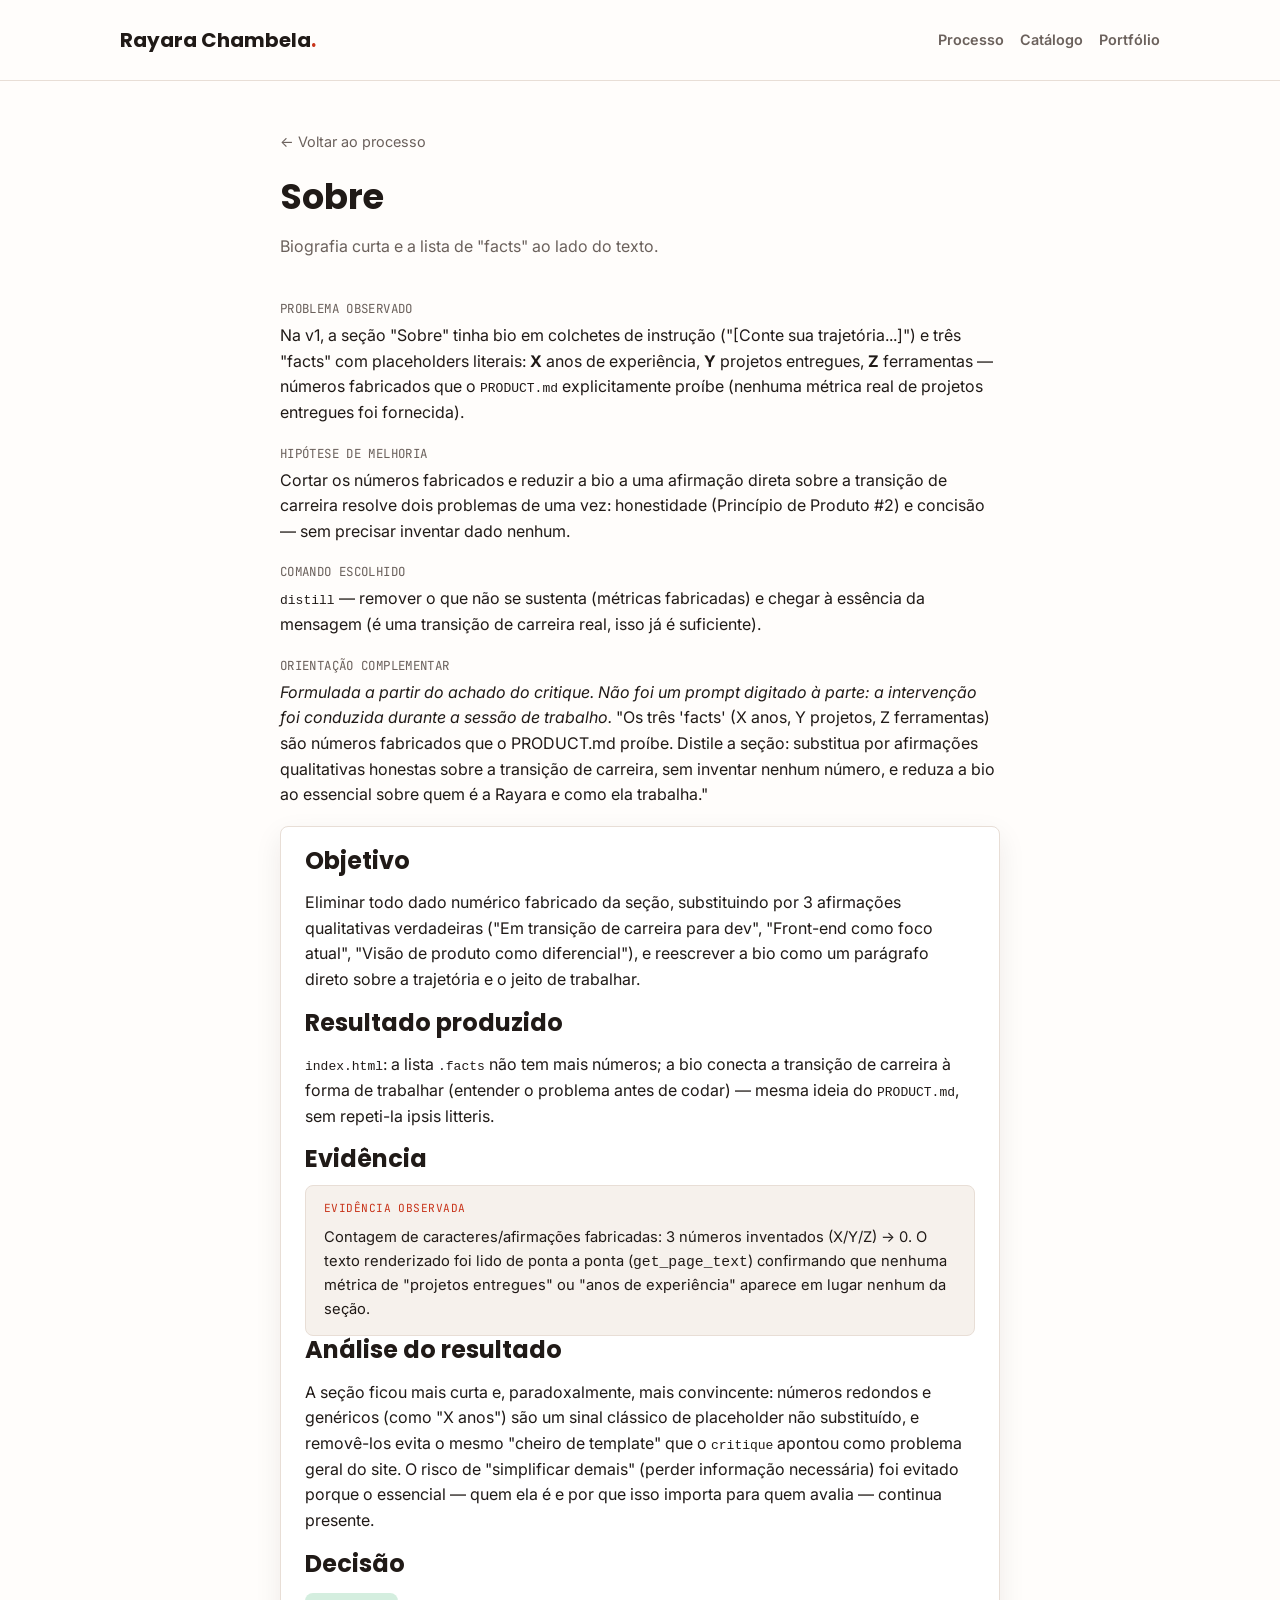
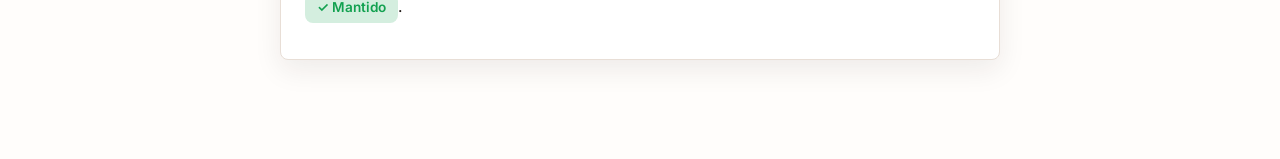
<file: processo/registros/sobre.html>
<!DOCTYPE html>
<html lang="pt-BR">
<head>
<meta charset="UTF-8" />
<meta name="viewport" content="width=device-width, initial-scale=1.0" />
<title>Registro: Sobre — Processo Impeccable</title>
<meta name="description" content="Registro da aplicação do comando distill na seção Sobre do portfólio." />
<link rel="icon" href="data:image/svg+xml,%3Csvg xmlns='http://www.w3.org/2000/svg' viewBox='0 0 64 64'%3E%3Crect width='64' height='64' rx='12' fill='%23ff5a3c'/%3E%3Ctext x='32' y='42' font-family='monospace' font-size='28' font-weight='700' fill='%23fff' text-anchor='middle'%3ERC%3C/text%3E%3C/svg%3E">
<link rel="preconnect" href="https://fonts.googleapis.com">
<link rel="preconnect" href="https://fonts.gstatic.com" crossorigin>
<link href="https://fonts.googleapis.com/css2?family=Inter:wght@400;600&family=Poppins:wght@700&family=JetBrains+Mono:wght@500&display=swap" rel="stylesheet">
<link rel="stylesheet" href="../processo.css" />
</head>
<body>
  <header class="doc-header">
    <div class="container">
      <a href="../../index.html" class="logo">Rayara Chambela<span class="logo__dot">.</span></a>
      <nav>
        <a href="../index.html">Processo</a>
        <a href="../catalogo-comandos.html">Catálogo</a>
        <a href="../../index.html">Portfólio</a>
      </nav>
    </div>
  </header>
  <main class="doc-main">
    <div class="container" style="max-width: 760px">
      <a href="../index.html" class="doc-back">← Voltar ao processo</a>
      <h1 class="doc-title">Sobre</h1>
      <p class="doc-lead">Biografia curta e a lista de "facts" ao lado do texto.</p>

      <dl class="doc-field"><dt>Problema observado</dt><dd>Na v1, a seção "Sobre" tinha bio em colchetes de instrução ("[Conte sua trajetória...]") e três "facts" com placeholders literais: <strong>X</strong> anos de experiência, <strong>Y</strong> projetos entregues, <strong>Z</strong> ferramentas — números fabricados que o <code>PRODUCT.md</code> explicitamente proíbe (nenhuma métrica real de projetos entregues foi fornecida).</dd></dl>
      <dl class="doc-field"><dt>Hipótese de melhoria</dt><dd>Cortar os números fabricados e reduzir a bio a uma afirmação direta sobre a transição de carreira resolve dois problemas de uma vez: honestidade (Princípio de Produto #2) e concisão — sem precisar inventar dado nenhum.</dd></dl>
      <dl class="doc-field"><dt>Comando escolhido</dt><dd><code>distill</code> — remover o que não se sustenta (métricas fabricadas) e chegar à essência da mensagem (é uma transição de carreira real, isso já é suficiente).</dd></dl>
      <dl class="doc-field"><dt>Orientação complementar</dt><dd><em>Formulada a partir do achado do critique. Não foi um prompt digitado à parte: a intervenção foi conduzida durante a sessão de trabalho.</em> "Os três 'facts' (X anos, Y projetos, Z ferramentas) são números fabricados que o PRODUCT.md proíbe. Distile a seção: substitua por afirmações qualitativas honestas sobre a transição de carreira, sem inventar nenhum número, e reduza a bio ao essencial sobre quem é a Rayara e como ela trabalha."</dd></dl>

      <div class="doc-card">
        <h2 style="margin-top:0">Objetivo</h2>
        <p>Eliminar todo dado numérico fabricado da seção, substituindo por 3 afirmações qualitativas verdadeiras ("Em transição de carreira para dev", "Front-end como foco atual", "Visão de produto como diferencial"), e reescrever a bio como um parágrafo direto sobre a trajetória e o jeito de trabalhar.</p>

        <h2>Resultado produzido</h2>
        <p><code>index.html</code>: a lista <code>.facts</code> não tem mais números; a bio conecta a transição de carreira à forma de trabalhar (entender o problema antes de codar) — mesma ideia do <code>PRODUCT.md</code>, sem repeti-la ipsis litteris.</p>

        <h2>Evidência</h2>
        <div class="doc-evidence">
          Contagem de caracteres/afirmações fabricadas: 3 números inventados (X/Y/Z) → 0. O texto renderizado foi lido de ponta a ponta (<code>get_page_text</code>) confirmando que nenhuma métrica de "projetos entregues" ou "anos de experiência" aparece em lugar nenhum da seção.
        </div>

        <h2>Análise do resultado</h2>
        <p>A seção ficou mais curta e, paradoxalmente, mais convincente: números redondos e genéricos (como "X anos") são um sinal clássico de placeholder não substituído, e removê-los evita o mesmo "cheiro de template" que o <code>critique</code> apontou como problema geral do site. O risco de "simplificar demais" (perder informação necessária) foi evitado porque o essencial — quem ela é e por que isso importa para quem avalia — continua presente.</p>

        <h2>Decisão</h2>
        <p><span class="doc-decision doc-decision--kept">✓ Mantido</span>.</p>
      </div>
    </div>
  </main>
</body>
</html>
</file>
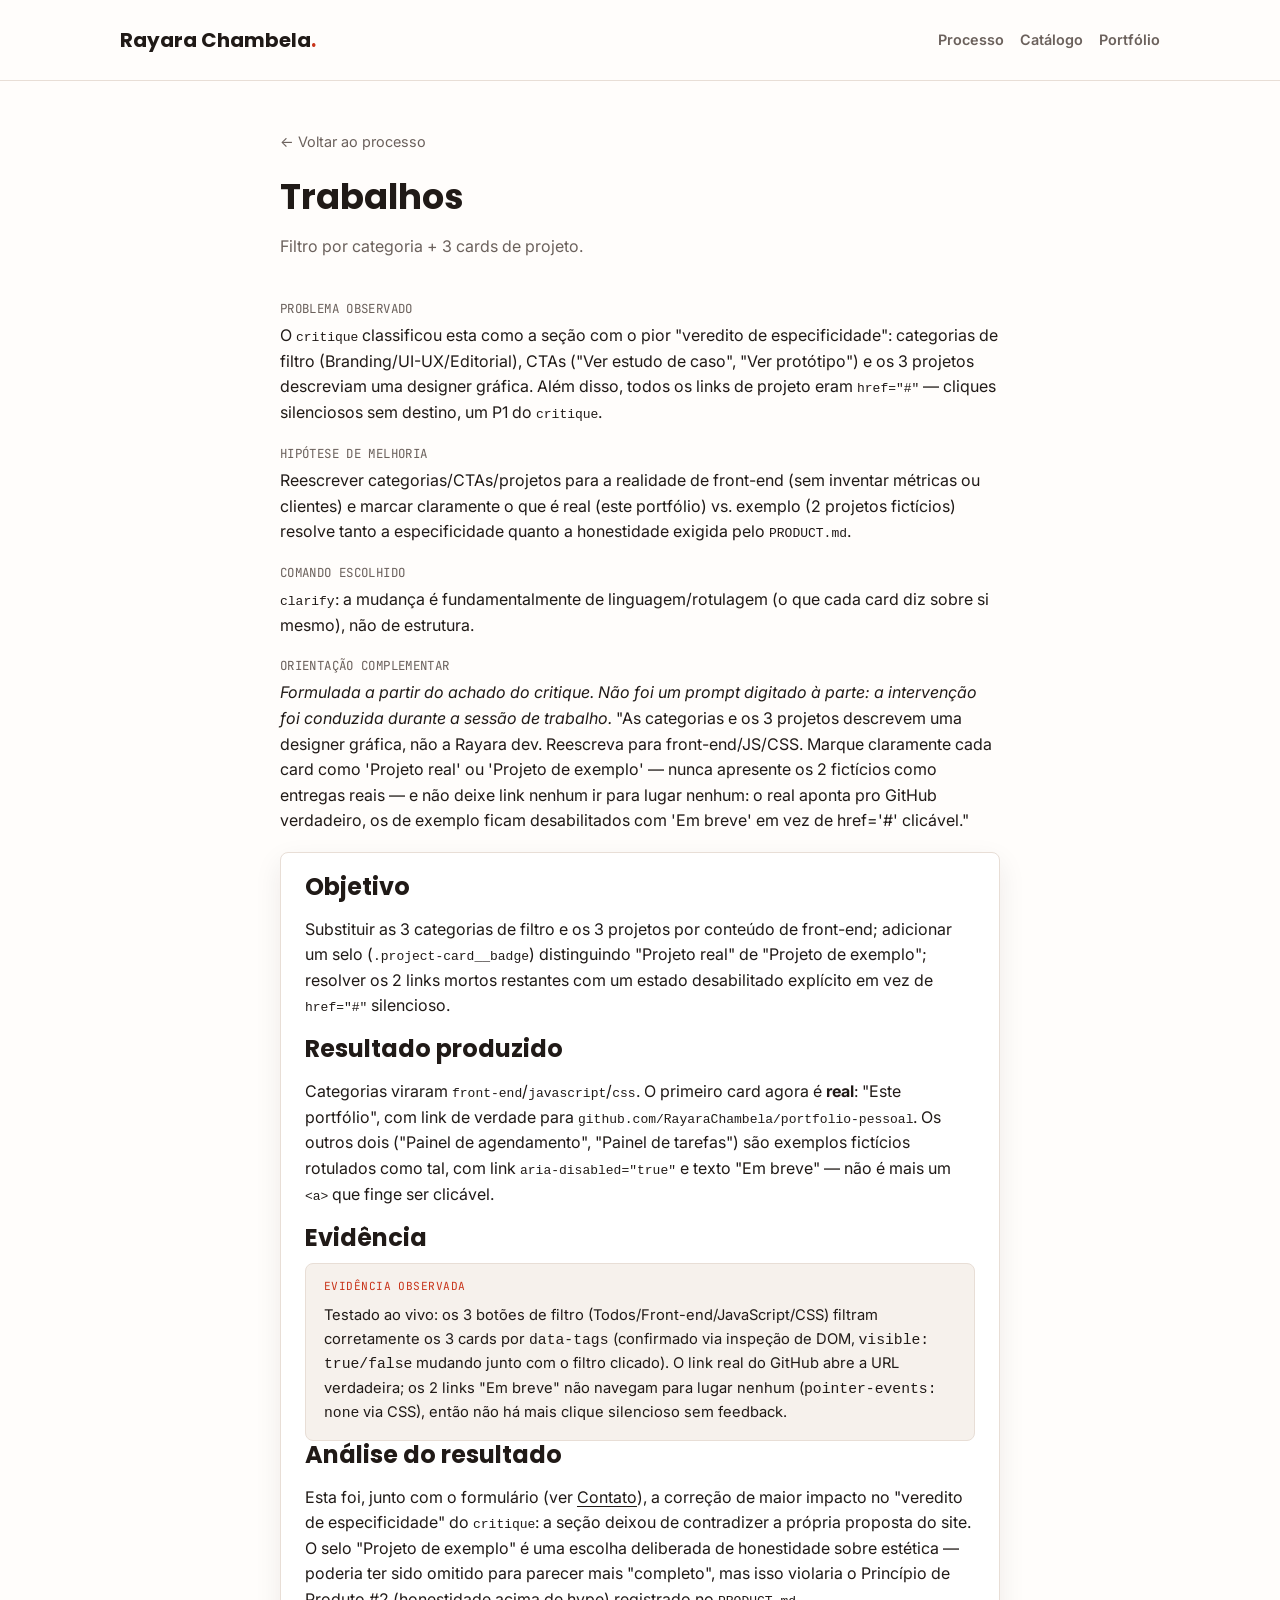
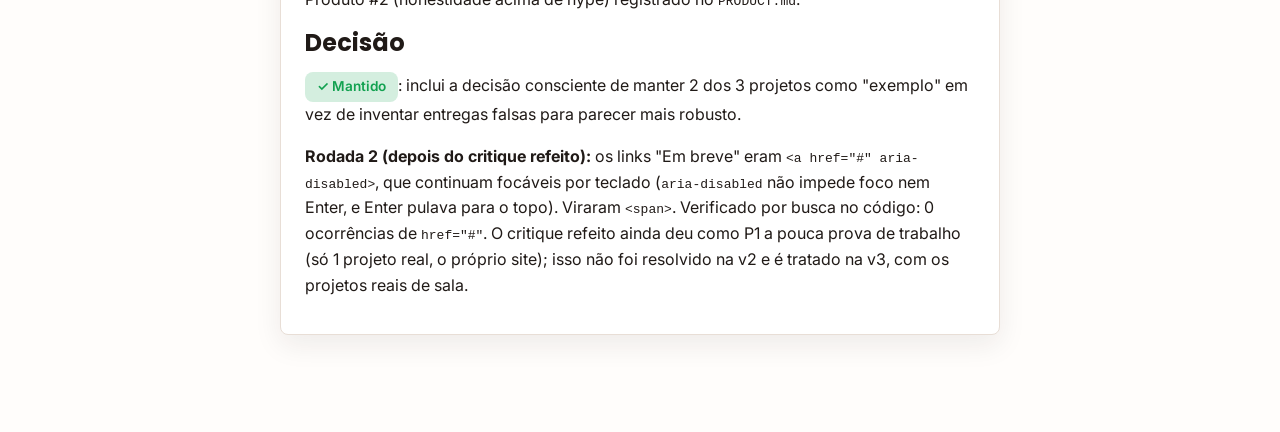
<file: processo/registros/trabalhos.html>
<!DOCTYPE html>
<html lang="pt-BR">
<head>
<meta charset="UTF-8" />
<meta name="viewport" content="width=device-width, initial-scale=1.0" />
<title>Registro: Trabalhos · Processo Impeccable</title>
<meta name="description" content="Registro da aplicação do comando clarify na seção Trabalhos do portfólio." />
<link rel="icon" href="data:image/svg+xml,%3Csvg xmlns='http://www.w3.org/2000/svg' viewBox='0 0 64 64'%3E%3Crect width='64' height='64' rx='12' fill='%23ff5a3c'/%3E%3Ctext x='32' y='42' font-family='monospace' font-size='28' font-weight='700' fill='%23fff' text-anchor='middle'%3ERC%3C/text%3E%3C/svg%3E">
<link rel="preconnect" href="https://fonts.googleapis.com">
<link rel="preconnect" href="https://fonts.gstatic.com" crossorigin>
<link href="https://fonts.googleapis.com/css2?family=Inter:wght@400;600&family=Poppins:wght@700&family=JetBrains+Mono:wght@500&display=swap" rel="stylesheet">
<link rel="stylesheet" href="../processo.css" />
</head>
<body>
  <header class="doc-header">
    <div class="container">
      <a href="../../index.html" class="logo">Rayara Chambela<span class="logo__dot">.</span></a>
      <nav>
        <a href="../index.html">Processo</a>
        <a href="../catalogo-comandos.html">Catálogo</a>
        <a href="../../index.html">Portfólio</a>
      </nav>
    </div>
  </header>
  <main class="doc-main">
    <div class="container" style="max-width: 760px">
      <a href="../index.html" class="doc-back">← Voltar ao processo</a>
      <h1 class="doc-title">Trabalhos</h1>
      <p class="doc-lead">Filtro por categoria + 3 cards de projeto.</p>

      <dl class="doc-field"><dt>Problema observado</dt><dd>O <code>critique</code> classificou esta como a seção com o pior "veredito de especificidade": categorias de filtro (Branding/UI-UX/Editorial), CTAs ("Ver estudo de caso", "Ver protótipo") e os 3 projetos descreviam uma designer gráfica. Além disso, todos os links de projeto eram <code>href="#"</code> — cliques silenciosos sem destino, um P1 do <code>critique</code>.</dd></dl>
      <dl class="doc-field"><dt>Hipótese de melhoria</dt><dd>Reescrever categorias/CTAs/projetos para a realidade de front-end (sem inventar métricas ou clientes) e marcar claramente o que é real (este portfólio) vs. exemplo (2 projetos fictícios) resolve tanto a especificidade quanto a honestidade exigida pelo <code>PRODUCT.md</code>.</dd></dl>
      <dl class="doc-field"><dt>Comando escolhido</dt><dd><code>clarify</code>: a mudança é fundamentalmente de linguagem/rotulagem (o que cada card diz sobre si mesmo), não de estrutura.</dd></dl>
      <dl class="doc-field"><dt>Orientação complementar</dt><dd><em>Formulada a partir do achado do critique. Não foi um prompt digitado à parte: a intervenção foi conduzida durante a sessão de trabalho.</em> "As categorias e os 3 projetos descrevem uma designer gráfica, não a Rayara dev. Reescreva para front-end/JS/CSS. Marque claramente cada card como 'Projeto real' ou 'Projeto de exemplo' — nunca apresente os 2 fictícios como entregas reais — e não deixe link nenhum ir para lugar nenhum: o real aponta pro GitHub verdadeiro, os de exemplo ficam desabilitados com 'Em breve' em vez de href='#' clicável."</dd></dl>

      <div class="doc-card">
        <h2 style="margin-top:0">Objetivo</h2>
        <p>Substituir as 3 categorias de filtro e os 3 projetos por conteúdo de front-end; adicionar um selo (<code>.project-card__badge</code>) distinguindo "Projeto real" de "Projeto de exemplo"; resolver os 2 links mortos restantes com um estado desabilitado explícito em vez de <code>href="#"</code> silencioso.</p>

        <h2>Resultado produzido</h2>
        <p>Categorias viraram <code>front-end</code>/<code>javascript</code>/<code>css</code>. O primeiro card agora é <strong>real</strong>: "Este portfólio", com link de verdade para <code>github.com/RayaraChambela/portfolio-pessoal</code>. Os outros dois ("Painel de agendamento", "Painel de tarefas") são exemplos fictícios rotulados como tal, com link <code>aria-disabled="true"</code> e texto "Em breve" — não é mais um <code>&lt;a&gt;</code> que finge ser clicável.</p>

        <h2>Evidência</h2>
        <div class="doc-evidence">
          Testado ao vivo: os 3 botões de filtro (Todos/Front-end/JavaScript/CSS) filtram corretamente os 3 cards por <code>data-tags</code> (confirmado via inspeção de DOM, <code>visible: true/false</code> mudando junto com o filtro clicado). O link real do GitHub abre a URL verdadeira; os 2 links "Em breve" não navegam para lugar nenhum (<code>pointer-events: none</code> via CSS), então não há mais clique silencioso sem feedback.
        </div>

        <h2>Análise do resultado</h2>
        <p>Esta foi, junto com o formulário (ver <a href="contato.html">Contato</a>), a correção de maior impacto no "veredito de especificidade" do <code>critique</code>: a seção deixou de contradizer a própria proposta do site. O selo "Projeto de exemplo" é uma escolha deliberada de honestidade sobre estética — poderia ter sido omitido para parecer mais "completo", mas isso violaria o Princípio de Produto #2 (honestidade acima de hype) registrado no <code>PRODUCT.md</code>.</p>

        <h2>Decisão</h2>
        <p><span class="doc-decision doc-decision--kept">✓ Mantido</span>: inclui a decisão consciente de manter 2 dos 3 projetos como "exemplo" em vez de inventar entregas falsas para parecer mais robusto.</p>
        <p><strong>Rodada 2 (depois do critique refeito):</strong> os links "Em breve" eram <code>&lt;a href="#" aria-disabled&gt;</code>, que continuam focáveis por teclado (<code>aria-disabled</code> não impede foco nem Enter, e Enter pulava para o topo). Viraram <code>&lt;span&gt;</code>. Verificado por busca no código: 0 ocorrências de <code>href="#"</code>. O critique refeito ainda deu como P1 a pouca prova de trabalho (só 1 projeto real, o próprio site); isso não foi resolvido na v2 e é tratado na v3, com os projetos reais de sala.</p>
      </div>
    </div>
  </main>
</body>
</html>
</file>
<file: css/style.css>
/* =========================================================
   Tokens de tema (claro por padrão, escuro via [data-theme="dark"])
   ========================================================= */
:root {
  --bg: #fffdfb;
  --bg-alt: #f6f1ec;
  --text: #201a17;
  --text-muted: #6b615c;
  --border: #e8ded6;
  --primary: #c8341a; /* coral acessível: 5,3:1 sobre branco (o #ff5a3c original dava 3,1:1) */
  --error: #c4282e;
  --success: #0b7a3b;
  --primary-contrast: #ffffff;
  --card-bg: #ffffff;
  --shadow: 0 10px 28px rgba(32, 26, 23, 0.08);
  --radius: 8px;
  --max-width: 1080px;
  --font: "Inter", system-ui, -apple-system, "Segoe UI", Roboto, Helvetica, Arial, sans-serif;
  --font-display: "Poppins", var(--font);
  --font-mono: "JetBrains Mono", ui-monospace, SFMono-Regular, Menlo, Consolas, monospace;
  --space-sm: 8px;
  --space-md: 20px;
  --space-lg: 24px;
  --space-xl: 48px;
}

:root[data-theme="dark"] {
  --bg: #16130f;
  --bg-alt: #1e1a15;
  --text: #f7f1ea;
  --text-muted: #b8ada4;
  --border: #33291f;
  --primary: #ff8266;
  --error: #f06a6e;
  --success: #3ecf7c;
  --primary-contrast: #16130f;
  --card-bg: #221c16;
  --shadow: 0 10px 28px rgba(0, 0, 0, 0.45);
}

* { box-sizing: border-box; }

html { scroll-behavior: smooth; scroll-padding-top: 72px; }

body {
  margin: 0;
  font-family: var(--font);
  background: var(--bg);
  color: var(--text);
  line-height: 1.6;
  transition: background-color .2s ease, color .2s ease;
}

/* Superfícies do navegador temadas pela paleta */
::selection { background: var(--primary); color: var(--primary-contrast); }
input, textarea { caret-color: var(--primary); }
* { scrollbar-color: var(--border) transparent; }

/* Foco visível consistente em todo elemento interativo (WCAG 2.4.7) */
a:focus-visible,
button:focus-visible,
input:focus-visible,
textarea:focus-visible {
  outline: 2px solid var(--primary);
  outline-offset: 2px;
}

.skip-link {
  position: absolute;
  top: -48px;
  left: 12px;
  z-index: 100;
  background: var(--primary);
  color: var(--primary-contrast);
  padding: 10px 16px;
  border-radius: var(--radius);
  text-decoration: none;
  font-weight: 600;
  transition: top .15s ease;
}
.skip-link:focus-visible {
  top: 12px;
  outline-offset: 4px;
}

.container {
  max-width: var(--max-width);
  margin: 0 auto;
  padding: 0 20px;
}

h1, h2, h3 { line-height: 1.15; margin: 0 0 .5em; font-family: var(--font-display); text-wrap: balance; }

a { color: inherit; text-underline-offset: 3px; }

ul { list-style: none; margin: 0; padding: 0; }

/* Ícones (sprite SVG, traço único) */
.icon {
  width: 20px;
  height: 20px;
  fill: none;
  stroke: currentColor;
  stroke-width: 1.75;
  stroke-linecap: round;
  stroke-linejoin: round;
  flex: 0 0 auto;
}
.icon--sm { width: 14px; height: 14px; }

/* =========================================================
   Header
   ========================================================= */
.header {
  position: sticky;
  top: 0;
  z-index: 50;
  background: color-mix(in srgb, var(--bg) 88%, transparent);
  backdrop-filter: blur(8px);
  border-bottom: 1px solid var(--border);
}

.header__bar {
  display: flex;
  align-items: center;
  justify-content: space-between;
  padding: 14px 20px;
}

.logo {
  font-family: var(--font-display);
  font-weight: 700;
  font-size: 1.25rem;
  text-decoration: none;
}
.logo__dot { color: var(--primary); }

.nav {
  display: flex;
  gap: 24px;
}
.nav a {
  text-decoration: none;
  font-weight: 500;
  color: var(--text-muted);
}
.nav a:hover, .nav a:focus-visible { color: var(--primary); }

.header__actions {
  display: flex;
  align-items: center;
  gap: 8px;
}

.icon-btn {
  border: 1px solid var(--border);
  background: var(--card-bg);
  color: var(--text);
  border-radius: var(--radius);
  width: 44px;
  height: 44px;
  cursor: pointer;
  display: inline-flex;
  align-items: center;
  justify-content: center;
}
.icon-btn:hover { border-color: var(--primary); }

/* Alternância de ícones por estado, sem JS */
.icon-sun { display: none; }
:root[data-theme="dark"] .icon-sun { display: inline; }
:root[data-theme="dark"] .icon-moon { display: none; }

.nav-toggle { display: none; }
.nav-toggle .icon-close { display: none; }
.nav-toggle[aria-expanded="true"] .icon-close { display: inline; }
.nav-toggle[aria-expanded="true"] .icon-menu { display: none; }

/* =========================================================
   Hero
   ========================================================= */
.hero {
  display: flex;
  align-items: center;
  gap: 48px;
  padding: 72px 20px 56px;
  flex-wrap: wrap;
}

.hero__text { flex: 1 1 420px; }

.hero h1 {
  font-size: clamp(2rem, 4.6vw, 3rem);
}

.highlight { color: var(--primary); }

.hero__lead {
  color: var(--text-muted);
  max-width: 64ch;
}

.hero__photo {
  flex: 0 0 auto;
  width: 280px;
  height: 280px;
  object-fit: cover;
  border-radius: var(--radius);
  border: 1px solid var(--border);
  box-shadow: var(--shadow);
}

.hero__cta {
  display: flex;
  gap: 12px;
  margin-top: 24px;
  flex-wrap: wrap;
}

/* Buttons */
.btn {
  display: inline-block;
  padding: 12px 22px;
  border-radius: var(--radius);
  font-weight: 600;
  text-decoration: none;
  border: 2px solid transparent;
  cursor: pointer;
  font-size: .95rem;
}
.btn--primary {
  background: var(--primary);
  color: var(--primary-contrast);
}
.btn--primary:hover { opacity: .9; }
.btn--ghost {
  background: transparent;
  border-color: var(--border);
  color: var(--text);
}
.btn--ghost:hover { border-color: var(--primary); color: var(--primary); }

/* =========================================================
   Sections
   ========================================================= */
.section { padding: 64px 0; }
.section--alt { background: var(--bg-alt); }

.section__title {
  font-size: 1.6rem;
  margin-bottom: 24px;
}

.section__text {
  color: var(--text-muted);
  max-width: 70ch;
}
.section__text--intro { margin: -8px 0 32px; }

/* Skills: linhas (rótulo + tags), sem cards */
.skills { border-bottom: 1px solid var(--border); }
.skill-row {
  display: grid;
  grid-template-columns: 200px 1fr;
  gap: var(--space-md);
  align-items: baseline;
  padding: 18px 0;
  border-top: 1px solid var(--border);
}
.skill-row h3 { font-size: 1rem; margin: 0; }
.skill-row .tags { margin-top: 0; }

.tags {
  display: flex;
  flex-wrap: wrap;
  gap: 8px;
  margin-top: 12px;
}
.tags li {
  background: var(--bg);
  border: 1px solid var(--border);
  padding: 4px 10px;
  border-radius: var(--radius);
  font-size: .8rem;
  font-family: var(--font-mono);
  color: var(--text-muted);
}
.section--alt .tags li { background: var(--card-bg); }
.project-card .tags li { background: var(--bg-alt); }

/* Projects */
.projects-grid {
  display: grid;
  grid-template-columns: repeat(auto-fit, minmax(300px, 1fr));
  gap: var(--space-lg);
}
.project-card {
  background: var(--card-bg);
  border: 1px solid var(--border);
  border-radius: var(--radius);
  box-shadow: var(--shadow);
  padding: 24px;
  display: flex;
  flex-direction: column;
  transition: transform .15s ease;
}
.project-card h3 { font-size: 1.15rem; margin-bottom: 8px; }
.project-card__summary { color: var(--text); margin: 0 0 16px; }
.project-card__points {
  margin: 0 0 8px;
  display: grid;
  gap: 8px;
  color: var(--text-muted);
  font-size: .92rem;
}
.project-card__points li {
  padding-left: 16px;
  position: relative;
}
.project-card__points li::before {
  content: "";
  position: absolute;
  left: 0;
  top: .7em;
  width: 6px;
  height: 1px;
  background: var(--primary);
}
.project-card .tags { margin-bottom: 20px; }
.project-card__foot {
  margin-top: auto;
  display: flex;
  align-items: center;
  justify-content: space-between;
  gap: 12px;
  padding-top: 16px;
  border-top: 1px solid var(--border);
}
.link {
  color: var(--primary);
  font-weight: 600;
  text-decoration: none;
  font-size: .9rem;
  display: inline-flex;
  align-items: center;
  gap: 4px;
  min-height: 44px;
}
.link:hover { text-decoration: underline; }

/* Contact */
.contact {
  display: grid;
  grid-template-columns: 1fr 1fr;
  gap: 48px;
}
.contact__links {
  margin-top: 20px;
  display: flex;
  flex-direction: column;
  gap: 4px;
}
.contact__links a {
  text-decoration: none;
  font-weight: 500;
  display: inline-flex;
  align-items: center;
  gap: 10px;
  min-height: 44px;
}
.contact__links a:hover { color: var(--primary); }

.contact-form {
  background: var(--card-bg);
  border: 1px solid var(--border);
  border-radius: var(--radius);
  padding: 24px;
  box-shadow: var(--shadow);
}
.field { margin-bottom: 16px; }
.field label {
  display: block;
  font-weight: 600;
  margin-bottom: 6px;
  font-size: .9rem;
}
.field input,
.field textarea {
  width: 100%;
  padding: 10px 12px;
  border-radius: var(--radius);
  border: 1px solid var(--border);
  background: var(--bg);
  color: var(--text);
  font: inherit;
}
.field input:focus,
.field textarea:focus {
  border-color: var(--primary);
}
.field.has-error input,
.field.has-error textarea {
  border-color: var(--error);
}
.field__error {
  display: block;
  color: var(--error);
  font-size: .8rem;
  min-height: 1.2em;
  margin-top: 4px;
}
.form-status {
  margin-top: 12px;
  font-weight: 600;
  min-height: 1.2em;
}
.form-status.is-success { color: var(--text); }
.copy-email { margin-top: 12px; }
.copy-status { margin-left: 12px; color: var(--text-muted); font-size: .88rem; }

/* Footer */
.footer {
  border-top: 1px solid var(--border);
  padding: 24px 0;
}
.footer__bar {
  display: flex;
  align-items: center;
  justify-content: space-between;
  flex-wrap: wrap;
  gap: 12px;
}
.footer p { color: var(--text-muted); margin: 0; font-size: .88rem; }
.footer__socials { display: flex; gap: 4px; }
.footer__socials a {
  text-decoration: none;
  display: inline-flex;
  align-items: center;
  justify-content: center;
  width: 44px;
  height: 44px;
  border-radius: var(--radius);
}
.footer__socials a:hover { background: var(--bg-alt); color: var(--primary); }

/* =========================================================
   Responsivo
   ========================================================= */
@media (max-width: 780px) {
  .nav {
    position: absolute;
    top: 100%;
    left: 0;
    right: 0;
    background: var(--bg);
    border-bottom: 1px solid var(--border);
    flex-direction: column;
    padding: 16px 20px;
    gap: 16px;
    display: none;
  }
  .nav.is-open { display: flex; }
  .nav-toggle { display: inline-flex; }

  .hero__photo { order: -1; width: 160px; height: 160px; }
  .contact { grid-template-columns: 1fr; }
  .skill-row { grid-template-columns: 1fr; gap: 10px; }
}

/* Movimento reduzido: sem rolagem suave nem transições */
@media (prefers-reduced-motion: reduce) {
  html { scroll-behavior: auto; }
  *, *::before, *::after { transition: none !important; }
}
</file>
<file: processo/processo.css>
@import url("../css/style.css");

/* =========================================================
   Páginas de processo (catálogo + registros) — modo "Read":
   estrutura e legibilidade acima de expressão visual.
   Reaproveita os tokens de ../css/style.css (mesmo sistema).
   ========================================================= */

.doc-header {
  border-bottom: 1px solid var(--border);
  padding: 24px 0;
}
.doc-header .container {
  display: flex;
  align-items: center;
  justify-content: space-between;
  flex-wrap: wrap;
  gap: 12px;
}
.doc-header nav {
  display: flex;
  gap: 16px;
  flex-wrap: wrap;
}
.doc-header nav a {
  color: var(--text-muted);
  text-decoration: none;
  font-size: .9rem;
  font-weight: 600;
}
.doc-header nav a:hover, .doc-header nav a:focus-visible { color: var(--primary); }

.doc-main {
  padding: 48px 0 80px;
}

.doc-title {
  font-size: clamp(1.6rem, 4vw, 2.2rem);
  margin: 0 0 16px;
}

.doc-lead {
  color: var(--text-muted);
  max-width: 70ch;
  margin: 0 0 40px;
}

.doc-section {
  margin: 0 0 48px;
}
.doc-section h2 {
  font-size: 1.3rem;
  margin: 0 0 16px;
  padding-top: 8px;
  border-top: 1px solid var(--border);
}
.doc-section h3 {
  font-size: 1.05rem;
  margin: 24px 0 8px;
}
.doc-section p, .doc-section li {
  color: var(--text);
}
.doc-section p { max-width: 75ch; }

.doc-card {
  background: var(--card-bg);
  border: 1px solid var(--border);
  border-radius: var(--radius);
  box-shadow: var(--shadow);
  padding: 20px 24px;
  margin-bottom: 20px;
}
.doc-card + .doc-card { margin-top: 20px; }

.doc-label {
  display: inline-block;
  font-family: var(--font-mono);
  font-size: .72rem;
  letter-spacing: .03em;
  text-transform: uppercase;
  color: var(--text-muted);
  background: var(--bg-alt);
  border: 1px solid var(--border);
  border-radius: var(--radius);
  padding: 2px 8px;
  margin: 0 6px 6px 0;
}
.doc-label--command { color: var(--primary); border-color: var(--primary); }

.doc-grid {
  display: grid;
  grid-template-columns: repeat(auto-fit, minmax(260px, 1fr));
  gap: 20px;
}

.doc-table-wrap {
  overflow-x: auto;
  border: 1px solid var(--border);
  border-radius: var(--radius);
}
table.doc-table {
  width: 100%;
  border-collapse: collapse;
  font-size: .9rem;
  min-width: 920px;
}
table.doc-table caption { text-align: left; padding: 12px 16px; color: var(--text-muted); font-size: .85rem; }
table.doc-table th, table.doc-table td {
  text-align: left;
  padding: 10px 14px;
  border-bottom: 1px solid var(--border);
  vertical-align: top;
}
table.doc-table th {
  background: var(--bg-alt);
  font-family: var(--font-mono);
  font-size: .78rem;
  text-transform: uppercase;
  letter-spacing: .03em;
  color: var(--text-muted);
  position: sticky;
  top: 0;
}
table.doc-table tr:last-child td { border-bottom: none; }
table.doc-table code {
  font-family: var(--font-mono);
  background: var(--bg-alt);
  padding: 1px 6px;
  border-radius: 4px;
  font-size: .85em;
}
table.doc-table tr:hover td { background: color-mix(in srgb, var(--bg-alt) 60%, transparent); }

.doc-field {
  margin: 0 0 18px;
}
.doc-field dt {
  font-family: var(--font-mono);
  font-size: .78rem;
  text-transform: uppercase;
  letter-spacing: .03em;
  color: var(--text-muted);
  margin-bottom: 4px;
}
.doc-field dd {
  margin: 0;
  color: var(--text);
}

.doc-evidence {
  background: var(--bg-alt);
  border: 1px solid var(--border);
  border-radius: var(--radius);
  padding: 14px 18px;
  font-size: .92rem;
}
.doc-evidence::before {
  content: "Evidência observada";
  display: block;
  font-family: var(--font-mono);
  font-size: .7rem;
  letter-spacing: .04em;
  text-transform: uppercase;
  color: var(--primary);
  margin-bottom: 8px;
}

.doc-decision {
  display: inline-flex;
  align-items: center;
  gap: 6px;
  font-weight: 600;
  padding: 4px 12px;
  border-radius: var(--radius);
  font-size: .85rem;
}
.doc-decision--kept { background: color-mix(in srgb, #12a150 18%, transparent); color: #12a150; }
.doc-decision--adjusted { background: color-mix(in srgb, var(--primary) 15%, transparent); color: var(--primary); }

.doc-back {
  display: inline-block;
  margin-bottom: 24px;
  color: var(--text-muted);
  text-decoration: none;
  font-size: .9rem;
}
.doc-back:hover, .doc-back:focus-visible { color: var(--primary); }

.doc-nav-grid {
  display: grid;
  grid-template-columns: repeat(auto-fit, minmax(220px, 1fr));
  gap: 16px;
  margin-top: 16px;
}
.doc-nav-card {
  display: block;
  background: var(--card-bg);
  border: 1px solid var(--border);
  border-radius: var(--radius);
  padding: 18px;
  text-decoration: none;
  color: var(--text);
  transition: transform .15s ease, border-color .15s ease;
}
.doc-nav-card:hover, .doc-nav-card:focus-visible {
  border-color: var(--primary);
  transform: translateY(-2px);
}
.doc-nav-card h3 { margin: 0 0 6px; font-size: 1rem; }
.doc-nav-card p { margin: 0; font-size: .85rem; color: var(--text-muted); }

@media (max-width: 780px) {
  .doc-header .container { flex-direction: column; align-items: flex-start; }
}
</file>
